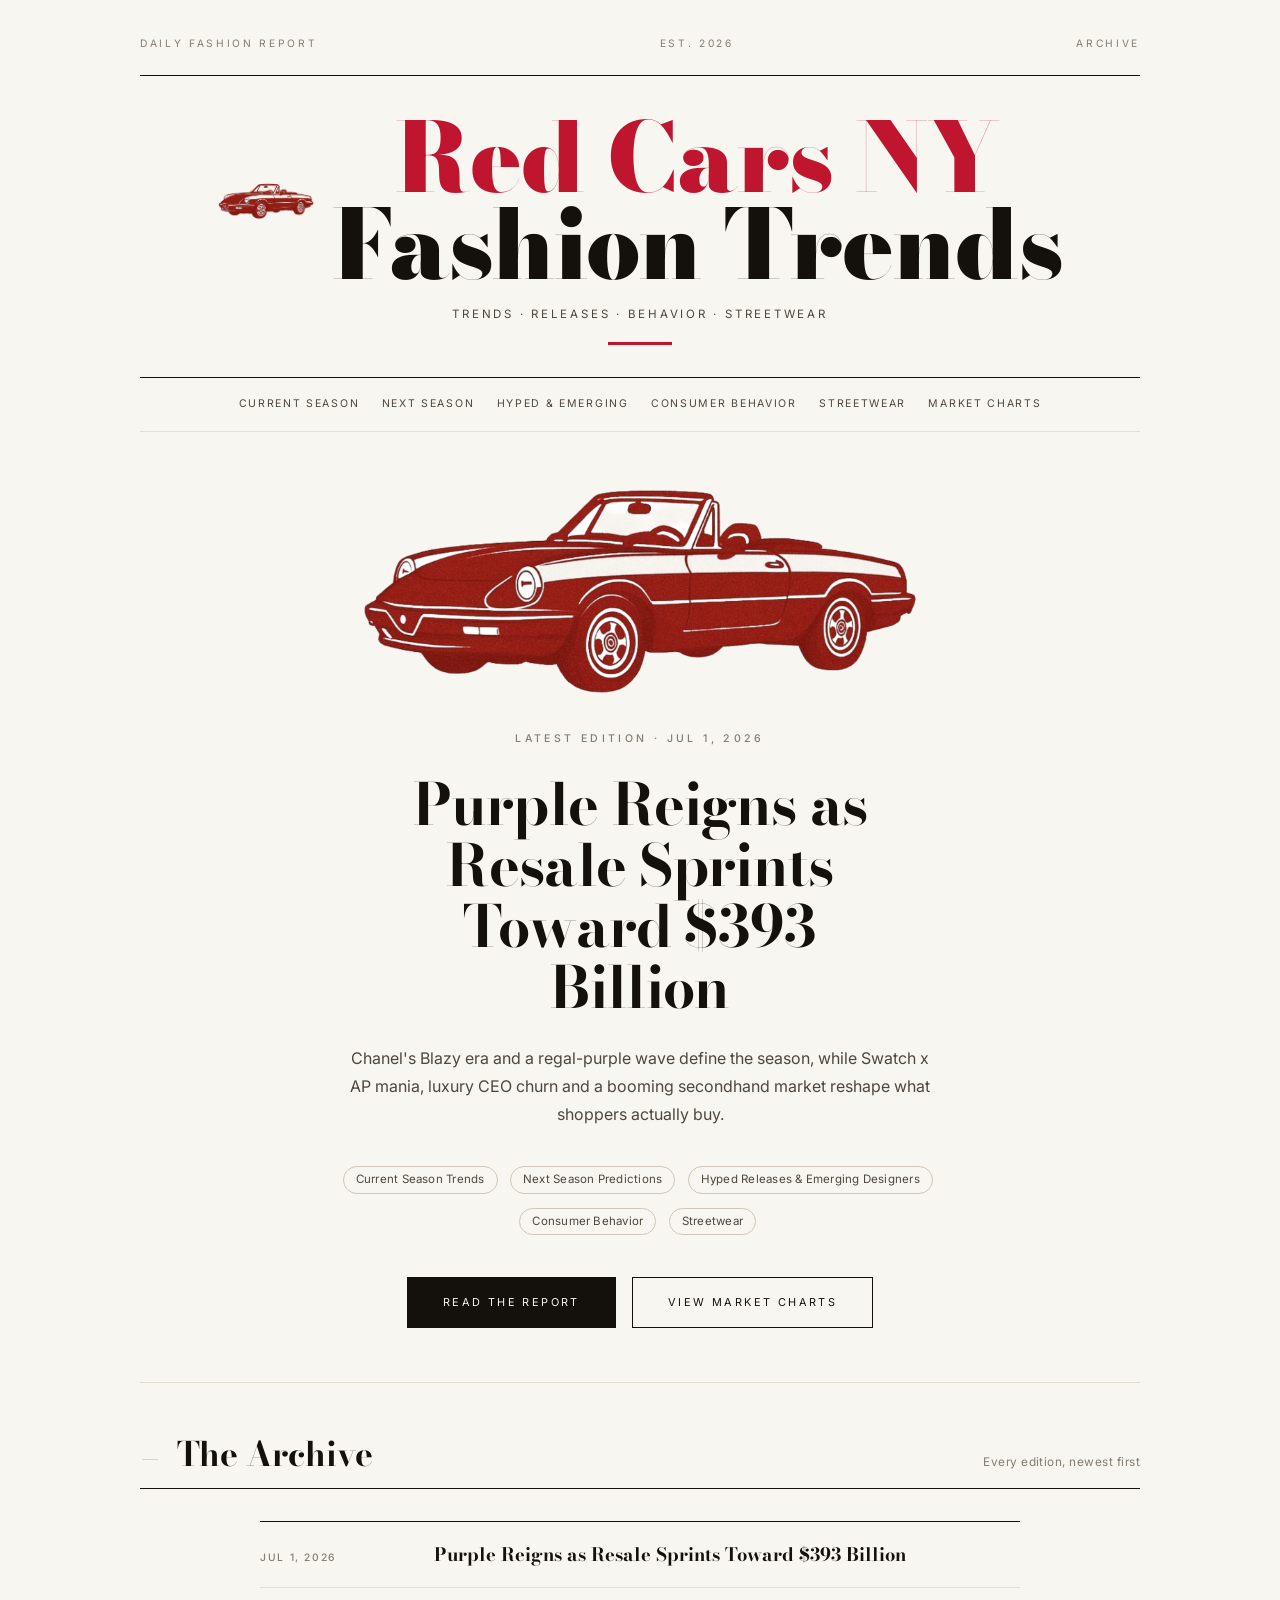
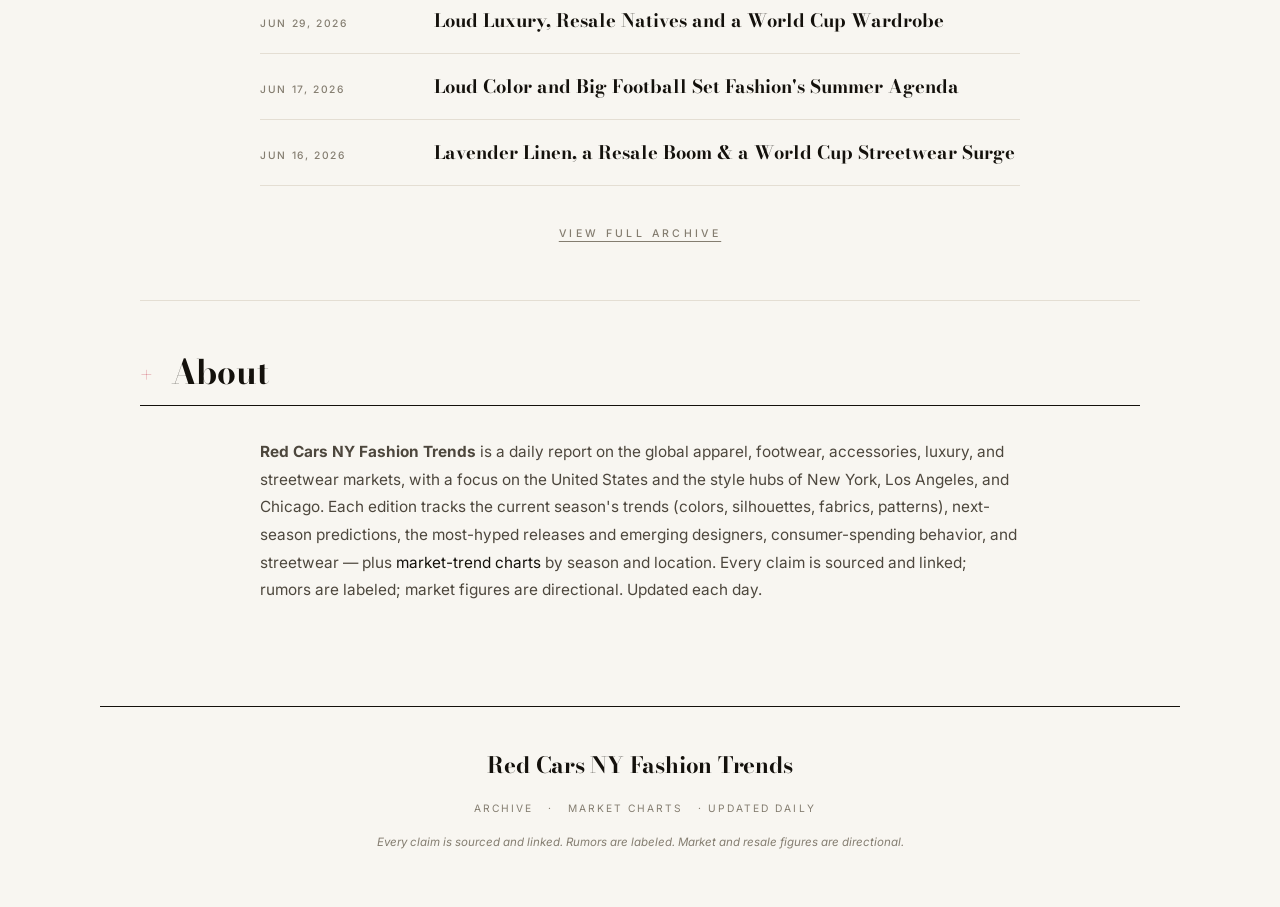
<file: docs/index.html>
<!DOCTYPE html>
<html lang="en">
<head>
  <meta charset="UTF-8" />
  <meta name="viewport" content="width=device-width, initial-scale=1.0" />
  <title>Red Cars NY Fashion Trends — Daily Report</title>
  <link rel="preconnect" href="https://fonts.googleapis.com" />
  <link rel="preconnect" href="https://fonts.gstatic.com" crossorigin />
  <link href="https://fonts.googleapis.com/css2?family=Bodoni+Moda:ital,opsz,wght@0,6..96,400;0,6..96,700;0,6..96,900;1,6..96,400;1,6..96,700&family=Jost:ital,wght@0,300;0,400;0,500;1,400&display=swap" rel="stylesheet" />
  <link rel="stylesheet" href="style.css" />
</head>
<body>

  <header class="site-head container">
    <div class="topline">
      <span>Daily Fashion Report</span>
      <span>Est. 2026</span>
      <span><a href="archive.html">Archive</a></span>
    </div>
    <div class="wordmark-block">
      <div class="brandmark">
        <img class="car-logo" src="assets/redcar.png" alt="Red Cars NY" />
        <h1 class="wordmark"><span class="red">Red Cars NY</span><br />Fashion Trends</h1>
      </div>
      <p class="tagline">Trends · Releases · Behavior · Streetwear</p>
      <div class="accent-rule"></div>
    </div>
    <nav class="mainnav">
      <a href="editions/2026-07-01.html#current">Current Season</a>
      <a href="editions/2026-07-01.html#next">Next Season</a>
      <a href="editions/2026-07-01.html#releases">Hyped &amp; Emerging</a>
      <a href="editions/2026-07-01.html#behavior">Consumer Behavior</a>
      <a href="editions/2026-07-01.html#streetwear">Streetwear</a>
      <a href="trends.html">Market Charts</a>
    </nav>
  </header>

  <main class="container">

    <section class="hero">
      <img class="hero-car" src="assets/redcar.png" alt="Red Cars NY" />
      <span class="kicker hero-kicker">Latest Edition · Jul 1, 2026</span>
      <h2 class="hero-title"><a href="editions/2026-07-01.html">Purple Reigns as Resale Sprints Toward $393 Billion</a></h2>
      <p class="hero-dek">Chanel's Blazy era and a regal-purple wave define the season, while Swatch x AP mania, luxury CEO churn and a booming secondhand market reshape what shoppers actually buy.</p>
      <div class="hero-covers">
        <span class="tag">Current Season Trends</span>
        <span class="tag">Next Season Predictions</span>
        <span class="tag">Hyped Releases &amp; Emerging Designers</span>
        <span class="tag">Consumer Behavior</span>
        <span class="tag">Streetwear</span>
      </div>
      <div class="btn-wrap">
        <a class="btn" href="editions/2026-07-01.html">Read the Report</a>
        &nbsp;&nbsp;
        <a class="btn" href="trends.html" style="background:transparent;color:var(--ink);">View Market Charts</a>
      </div>
    </section>

    <section class="section">
      <div class="section-head">
        <span class="section-num">&mdash;</span>
        <span class="section-title">The Archive</span>
        <span class="section-sub">Every edition, newest first</span>
      </div>
      <ul class="archive-list">
        <li class="archive-item">
          <span class="archive-date">Jul 1, 2026</span>
          <span class="archive-headline"><a href="editions/2026-07-01.html">Purple Reigns as Resale Sprints Toward $393 Billion</a></span>
        </li>
        <li class="archive-item">
          <span class="archive-date">Jun 29, 2026</span>
          <span class="archive-headline"><a href="editions/2026-06-29.html">Loud Luxury, Resale Natives and a World Cup Wardrobe</a></span>
        </li>
        <li class="archive-item">
          <span class="archive-date">Jun 17, 2026</span>
          <span class="archive-headline"><a href="editions/2026-06-17.html">Loud Color and Big Football Set Fashion's Summer Agenda</a></span>
        </li>
        <li class="archive-item">
          <span class="archive-date">Jun 16, 2026</span>
          <span class="archive-headline"><a href="editions/2026-06-16.html">Lavender Linen, a Resale Boom & a World Cup Streetwear Surge</a></span>
        </li>
      </ul>
      <p style="text-align:center; margin-top:2rem;">
        <a class="kicker" href="archive.html" style="text-decoration:underline; text-underline-offset:4px;">View Full Archive</a>
      </p>
    </section>

    <section class="section" style="border-bottom:none;">
      <div class="section-head">
        <span class="section-num">&plus;</span>
        <span class="section-title">About</span>
      </div>
      <p class="about">
        <strong>Red Cars NY Fashion Trends</strong> is a daily report on the global apparel, footwear, accessories, luxury,
        and streetwear markets, with a focus on the United States and the style hubs of New York, Los Angeles,
        and Chicago. Each edition tracks the current season's trends (colors, silhouettes, fabrics, patterns),
        next-season predictions, the most-hyped releases and emerging designers, consumer-spending behavior, and
        streetwear — plus <a href="trends.html">market-trend charts</a> by season and location. Every claim is
        sourced and linked; rumors are labeled; market figures are directional. Updated each day.
      </p>
    </section>

  </main>

  <footer class="site-foot container">
    <div class="foot-mark">Red Cars NY Fashion Trends</div>
    <div class="foot-links">
      <a href="archive.html">Archive</a> · <a href="trends.html">Market Charts</a> · Updated Daily
    </div>
    <p class="foot-note">Every claim is sourced and linked. Rumors are labeled. Market and resale figures are directional.</p>
  </footer>

</body>
</html>
</file>
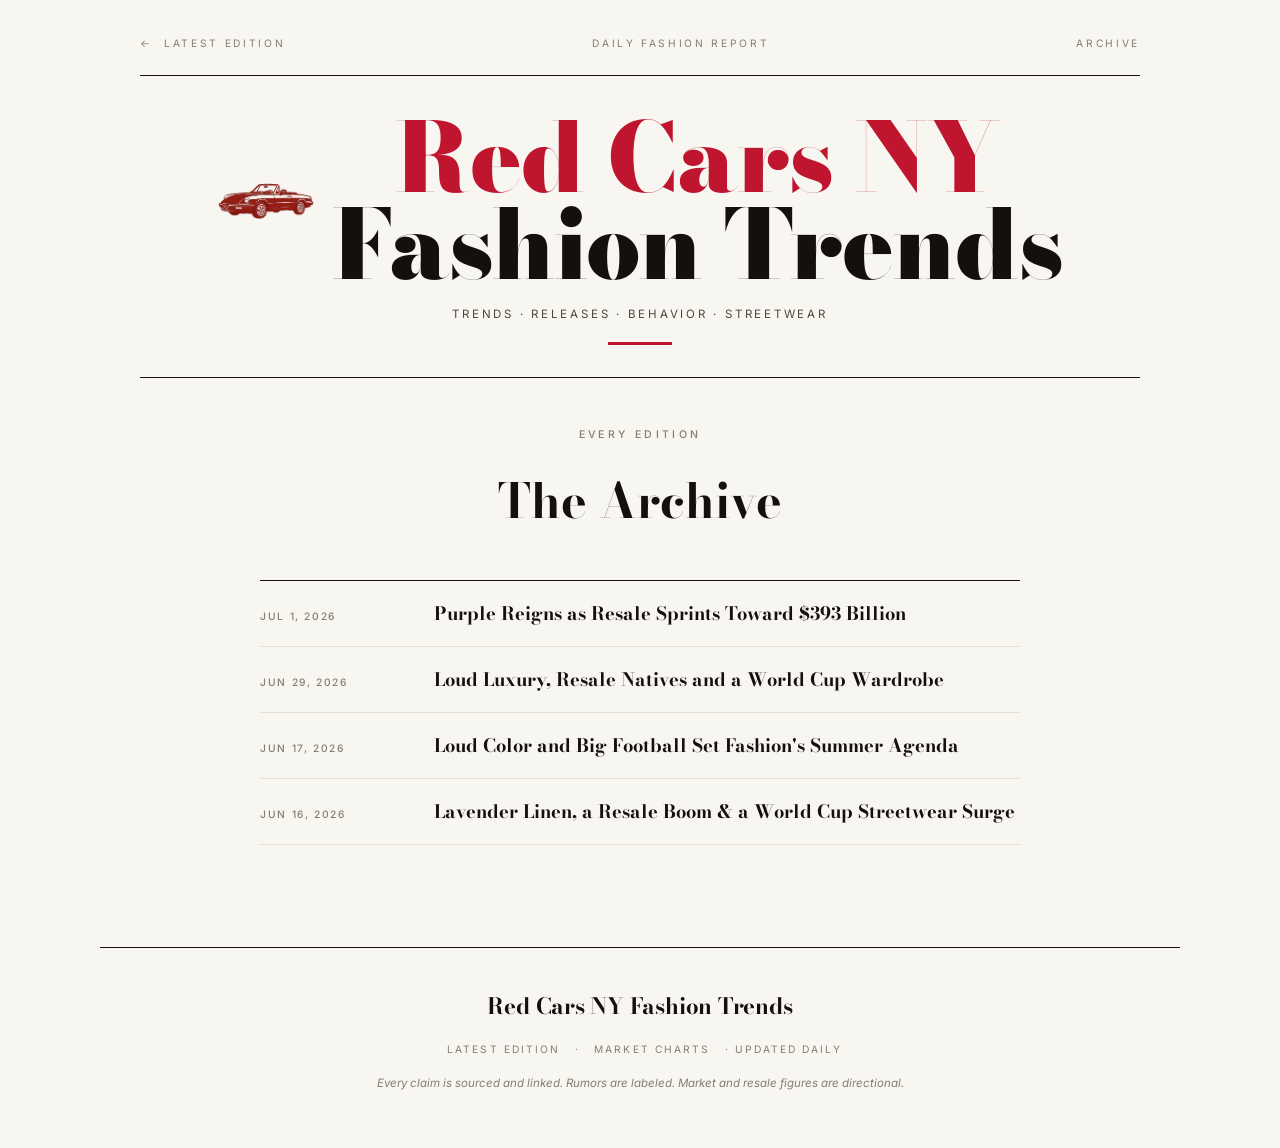
<file: docs/archive.html>
<!DOCTYPE html>
<html lang="en">
<head>
  <meta charset="UTF-8" />
  <meta name="viewport" content="width=device-width, initial-scale=1.0" />
  <title>Archive — Red Cars NY Fashion Trends</title>
  <link rel="preconnect" href="https://fonts.googleapis.com" />
  <link rel="preconnect" href="https://fonts.gstatic.com" crossorigin />
  <link href="https://fonts.googleapis.com/css2?family=Bodoni+Moda:ital,opsz,wght@0,6..96,400;0,6..96,700;0,6..96,900;1,6..96,400;1,6..96,700&family=Jost:ital,wght@0,300;0,400;0,500;1,400&display=swap" rel="stylesheet" />
  <link rel="stylesheet" href="style.css" />
</head>
<body>

  <header class="site-head container">
    <div class="topline">
      <span><a href="index.html">&larr;&nbsp;&nbsp;Latest Edition</a></span>
      <span>Daily Fashion Report</span>
      <span>Archive</span>
    </div>
    <div class="wordmark-block">
      <div class="brandmark">
        <img class="car-logo" src="assets/redcar.png" alt="Red Cars NY" />
        <h1 class="wordmark"><span class="red">Red Cars NY</span><br />Fashion Trends</h1>
      </div>
      <p class="tagline">Trends · Releases · Behavior · Streetwear</p>
      <div class="accent-rule"></div>
    </div>
  </header>

  <main class="container">
    <div class="page-head">
      <span class="kicker">Every Edition</span>
      <h1>The Archive</h1>
    </div>
    <section class="section" style="border-bottom:none; padding-top:0;">
      <ul class="archive-list">
        <li class="archive-item">
          <span class="archive-date">Jul 1, 2026</span>
          <span class="archive-headline"><a href="editions/2026-07-01.html">Purple Reigns as Resale Sprints Toward $393 Billion</a></span>
        </li>
        <li class="archive-item">
          <span class="archive-date">Jun 29, 2026</span>
          <span class="archive-headline"><a href="editions/2026-06-29.html">Loud Luxury, Resale Natives and a World Cup Wardrobe</a></span>
        </li>
        <li class="archive-item">
          <span class="archive-date">Jun 17, 2026</span>
          <span class="archive-headline"><a href="editions/2026-06-17.html">Loud Color and Big Football Set Fashion's Summer Agenda</a></span>
        </li>
        <li class="archive-item">
          <span class="archive-date">Jun 16, 2026</span>
          <span class="archive-headline"><a href="editions/2026-06-16.html">Lavender Linen, a Resale Boom & a World Cup Streetwear Surge</a></span>
        </li>
      </ul>
    </section>
  </main>

  <footer class="site-foot container">
    <div class="foot-mark">Red Cars NY Fashion Trends</div>
    <div class="foot-links">
      <a href="index.html">Latest Edition</a> · <a href="trends.html">Market Charts</a> · Updated Daily
    </div>
    <p class="foot-note">Every claim is sourced and linked. Rumors are labeled. Market and resale figures are directional.</p>
  </footer>

</body>
</html>
</file>
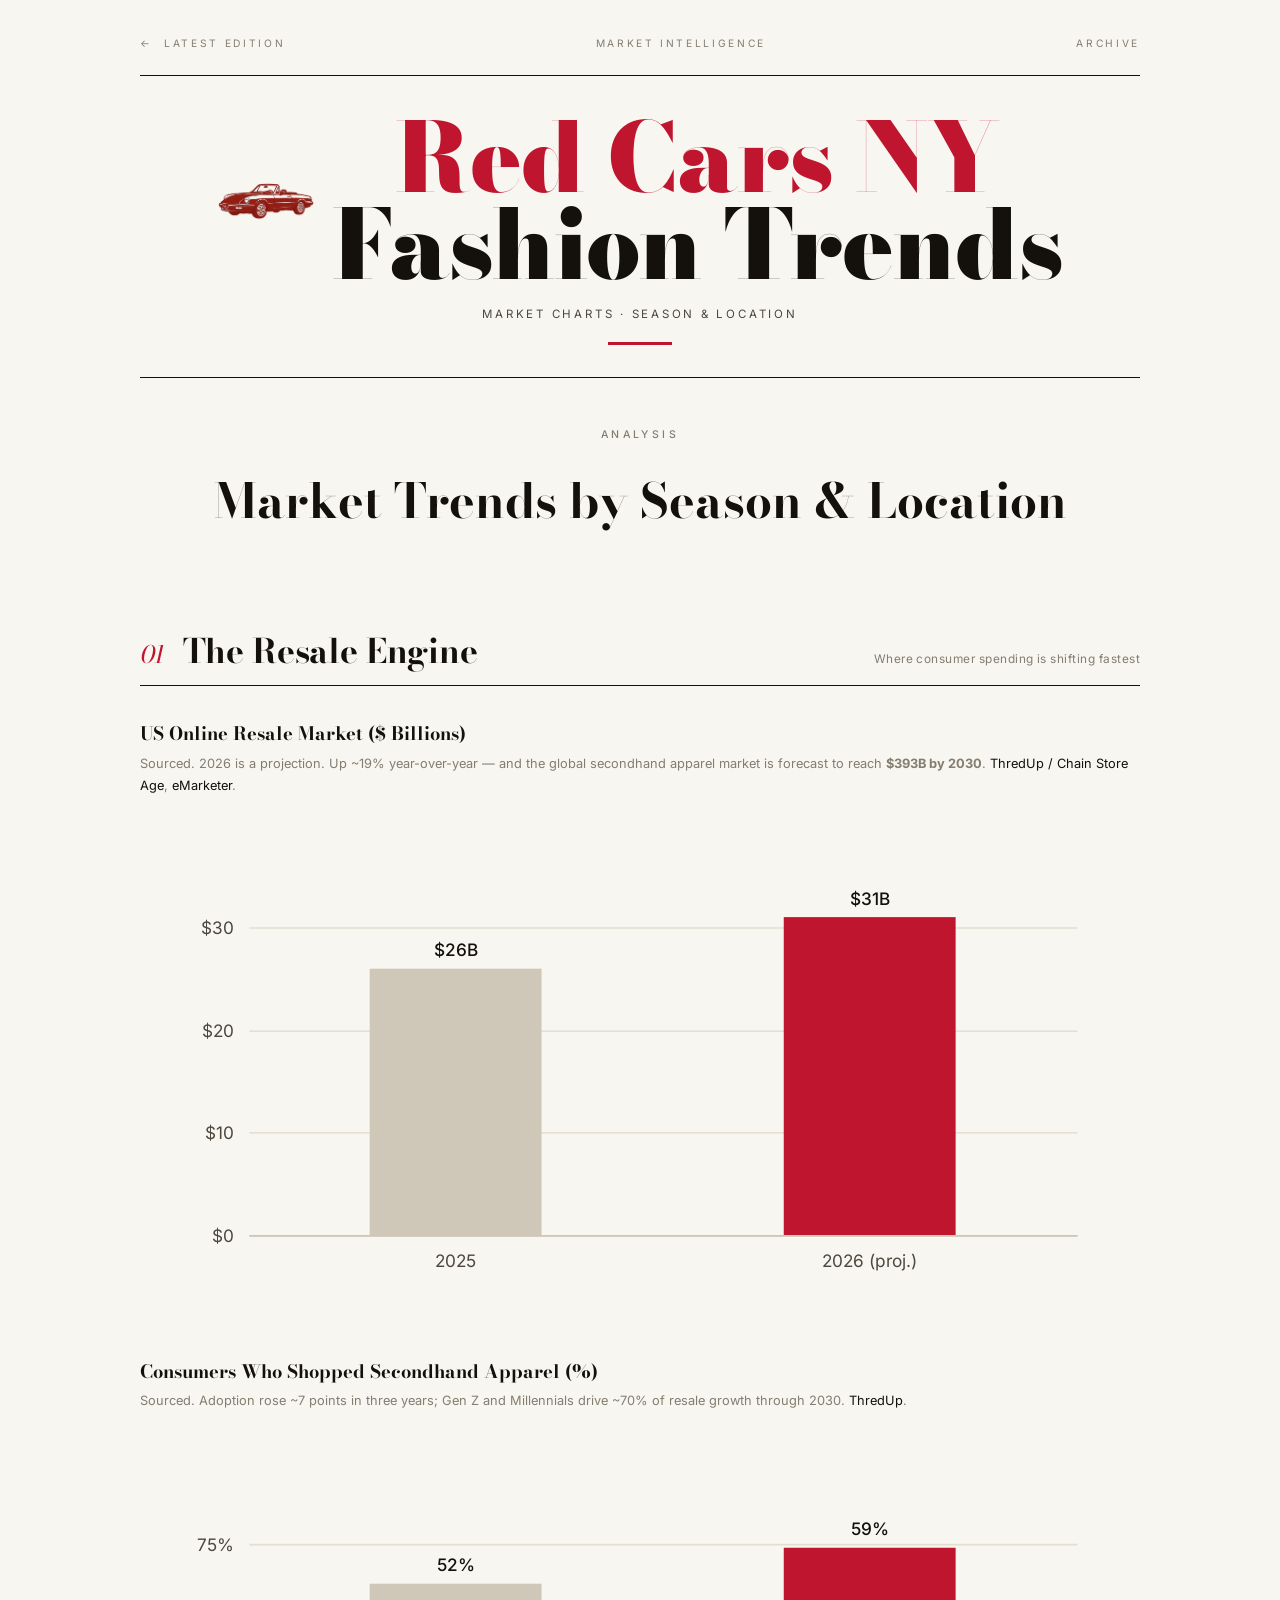
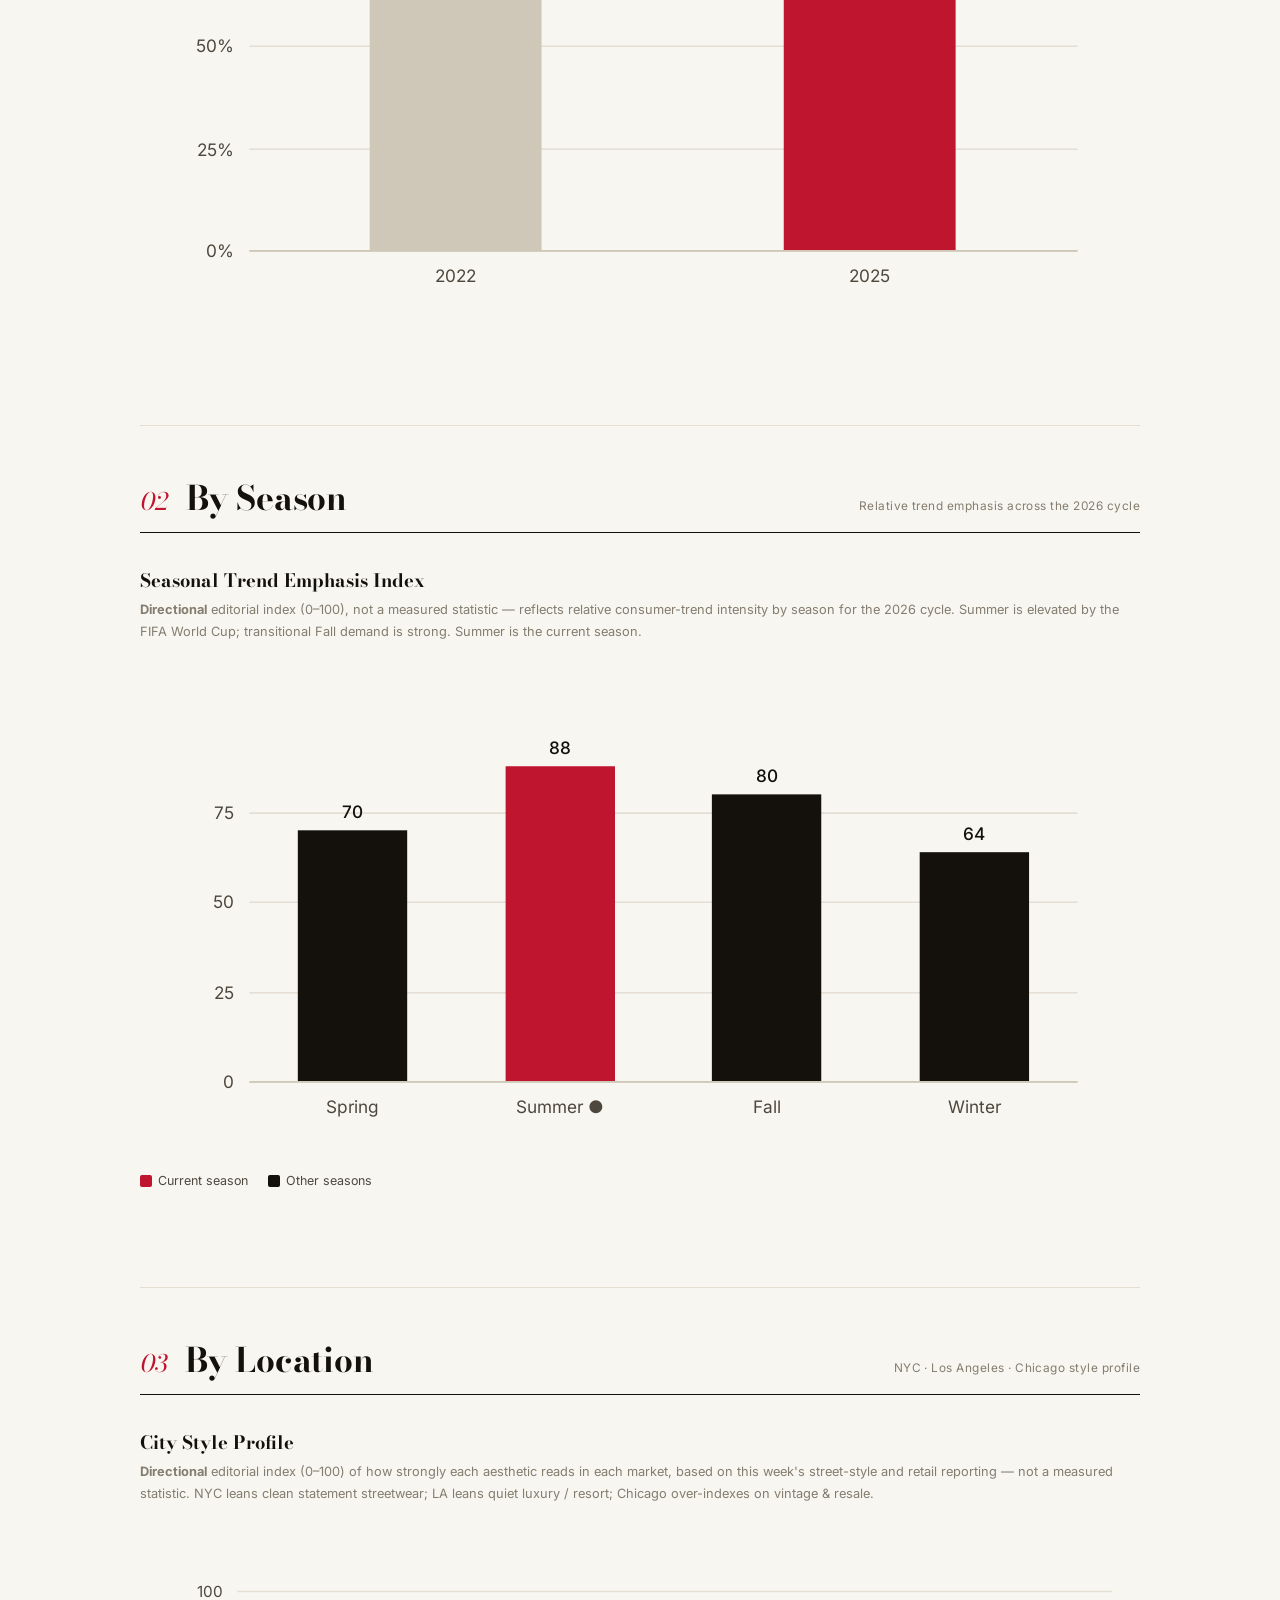
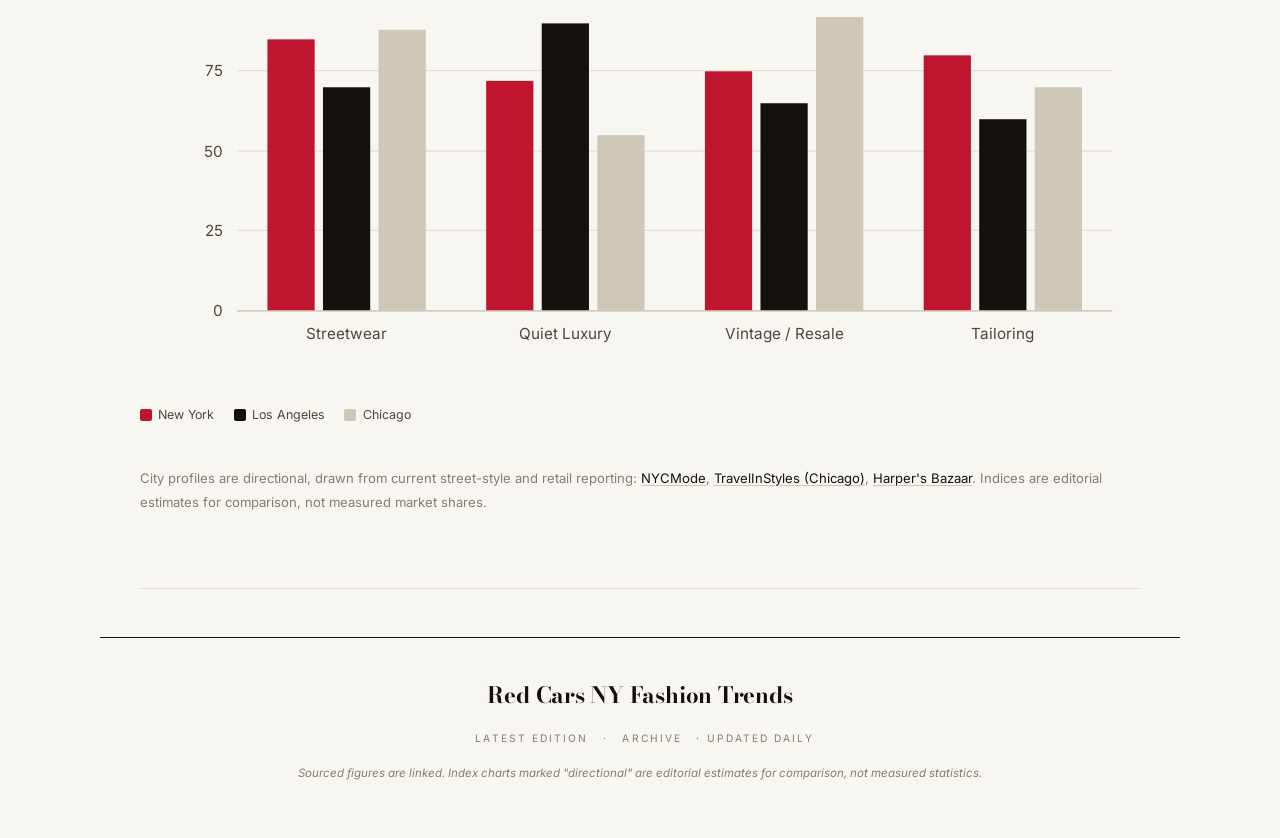
<file: docs/trends.html>
<!DOCTYPE html>
<html lang="en">
<head>
  <meta charset="UTF-8" />
  <meta name="viewport" content="width=device-width, initial-scale=1.0" />
  <title>Market Charts — Red Cars NY Fashion Trends</title>
  <link rel="preconnect" href="https://fonts.googleapis.com" />
  <link rel="preconnect" href="https://fonts.gstatic.com" crossorigin />
  <link href="https://fonts.googleapis.com/css2?family=Bodoni+Moda:ital,opsz,wght@0,6..96,400;0,6..96,700;0,6..96,900;1,6..96,400;1,6..96,700&family=Jost:ital,wght@0,300;0,400;0,500;1,400&display=swap" rel="stylesheet" />
  <link rel="stylesheet" href="style.css" />
</head>
<body>

  <header class="site-head container">
    <div class="topline">
      <span><a href="index.html">&larr;&nbsp;&nbsp;Latest Edition</a></span>
      <span>Market Intelligence</span>
      <span><a href="archive.html">Archive</a></span>
    </div>
    <div class="wordmark-block">
      <div class="brandmark">
        <img class="car-logo" src="assets/redcar.png" alt="Red Cars NY" />
        <h1 class="wordmark"><span class="red">Red Cars NY</span><br />Fashion Trends</h1>
      </div>
      <p class="tagline">Market Charts · Season &amp; Location</p>
      <div class="accent-rule"></div>
    </div>
  </header>

  <main class="container">

    <div class="page-head">
      <span class="kicker">Analysis</span>
      <h1>Market Trends by Season &amp; Location</h1>
    </div>

    <section class="section">
      <div class="section-head">
        <span class="section-num">01</span>
        <span class="section-title">The Resale Engine</span>
        <span class="section-sub">Where consumer spending is shifting fastest</span>
      </div>

      <!-- CHART 1: US online resale market -->
      <div class="chart-block">
        <p class="chart-title">US Online Resale Market ($ Billions)</p>
        <p class="chart-note">Sourced. 2026 is a projection. Up ~19% year-over-year — and the global secondhand apparel market is forecast to reach <strong>$393B by 2030</strong>. <a href="https://chainstoreage.com/thredup-us-resale-apparel-hit-788m-2030-10-most-shopped-resale-brands">ThredUp / Chain Store Age</a>, <a href="https://www.emarketer.com/content/resale-share-of-fashion-spending-continues-grow">eMarketer</a>.</p>
        <svg class="chart-svg" viewBox="0 0 640 320" role="img" aria-label="US online resale market: $26B in 2025, $31B projected in 2026">
          <!-- gridlines -->
          <line class="chart-grid" x1="70" y1="270" x2="600" y2="270"/>
          <line class="chart-grid" x1="70" y1="204" x2="600" y2="204"/>
          <line class="chart-grid" x1="70" y1="139" x2="600" y2="139"/>
          <line class="chart-grid" x1="70" y1="73" x2="600" y2="73"/>
          <text class="chart-label" x="60" y="274" text-anchor="end">$0</text>
          <text class="chart-label" x="60" y="208" text-anchor="end">$10</text>
          <text class="chart-label" x="60" y="143" text-anchor="end">$20</text>
          <text class="chart-label" x="60" y="77" text-anchor="end">$30</text>
          <!-- bars -->
          <rect class="chart-bar mute" x="147" y="99" width="110" height="171"/>
          <text class="chart-value" x="202" y="91" text-anchor="middle">$26B</text>
          <text class="chart-label" x="202" y="290" text-anchor="middle">2025</text>
          <rect class="chart-bar" x="412" y="66" width="110" height="204"/>
          <text class="chart-value" x="467" y="58" text-anchor="middle">$31B</text>
          <text class="chart-label" x="467" y="290" text-anchor="middle">2026 (proj.)</text>
          <line class="chart-axis" x1="70" y1="270" x2="600" y2="270"/>
        </svg>
      </div>

      <!-- CHART 2: secondhand adoption -->
      <div class="chart-block">
        <p class="chart-title">Consumers Who Shopped Secondhand Apparel (%)</p>
        <p class="chart-note">Sourced. Adoption rose ~7 points in three years; Gen Z and Millennials drive ~70% of resale growth through 2030. <a href="https://chainstoreage.com/thredup-us-resale-apparel-hit-788m-2030-10-most-shopped-resale-brands">ThredUp</a>.</p>
        <svg class="chart-svg" viewBox="0 0 640 320" role="img" aria-label="Secondhand adoption: 52% in 2022 rising to 59% in 2025">
          <line class="chart-grid" x1="70" y1="270" x2="600" y2="270"/>
          <line class="chart-grid" x1="70" y1="205" x2="600" y2="205"/>
          <line class="chart-grid" x1="70" y1="139" x2="600" y2="139"/>
          <line class="chart-grid" x1="70" y1="74" x2="600" y2="74"/>
          <text class="chart-label" x="60" y="274" text-anchor="end">0%</text>
          <text class="chart-label" x="60" y="209" text-anchor="end">25%</text>
          <text class="chart-label" x="60" y="143" text-anchor="end">50%</text>
          <text class="chart-label" x="60" y="78" text-anchor="end">75%</text>
          <rect class="chart-bar mute" x="147" y="99" width="110" height="171"/>
          <text class="chart-value" x="202" y="91" text-anchor="middle">52%</text>
          <text class="chart-label" x="202" y="290" text-anchor="middle">2022</text>
          <rect class="chart-bar" x="412" y="76" width="110" height="194"/>
          <text class="chart-value" x="467" y="68" text-anchor="middle">59%</text>
          <text class="chart-label" x="467" y="290" text-anchor="middle">2025</text>
          <line class="chart-axis" x1="70" y1="270" x2="600" y2="270"/>
        </svg>
      </div>
    </section>

    <section class="section">
      <div class="section-head">
        <span class="section-num">02</span>
        <span class="section-title">By Season</span>
        <span class="section-sub">Relative trend emphasis across the 2026 cycle</span>
      </div>

      <!-- CHART 3: seasonal emphasis -->
      <div class="chart-block">
        <p class="chart-title">Seasonal Trend Emphasis Index</p>
        <p class="chart-note"><strong>Directional</strong> editorial index (0–100), not a measured statistic — reflects relative consumer-trend intensity by season for the 2026 cycle. Summer is elevated by the FIFA World Cup; transitional Fall demand is strong. Summer is the current season.</p>
        <svg class="chart-svg" viewBox="0 0 640 320" role="img" aria-label="Seasonal trend emphasis: Spring 70, Summer 88, Fall 80, Winter 64">
          <line class="chart-grid" x1="70" y1="270" x2="600" y2="270"/>
          <line class="chart-grid" x1="70" y1="213" x2="600" y2="213"/>
          <line class="chart-grid" x1="70" y1="155" x2="600" y2="155"/>
          <line class="chart-grid" x1="70" y1="98" x2="600" y2="98"/>
          <text class="chart-label" x="60" y="274" text-anchor="end">0</text>
          <text class="chart-label" x="60" y="217" text-anchor="end">25</text>
          <text class="chart-label" x="60" y="159" text-anchor="end">50</text>
          <text class="chart-label" x="60" y="102" text-anchor="end">75</text>
          <!-- Spring -->
          <rect class="chart-bar alt" x="101" y="109" width="70" height="161"/>
          <text class="chart-value" x="136" y="101" text-anchor="middle">70</text>
          <text class="chart-label" x="136" y="290" text-anchor="middle">Spring</text>
          <!-- Summer (current) -->
          <rect class="chart-bar" x="234" y="68" width="70" height="202"/>
          <text class="chart-value" x="269" y="60" text-anchor="middle">88</text>
          <text class="chart-label" x="269" y="290" text-anchor="middle">Summer ●</text>
          <!-- Fall -->
          <rect class="chart-bar alt" x="366" y="86" width="70" height="184"/>
          <text class="chart-value" x="401" y="78" text-anchor="middle">80</text>
          <text class="chart-label" x="401" y="290" text-anchor="middle">Fall</text>
          <!-- Winter -->
          <rect class="chart-bar alt" x="499" y="123" width="70" height="147"/>
          <text class="chart-value" x="534" y="115" text-anchor="middle">64</text>
          <text class="chart-label" x="534" y="290" text-anchor="middle">Winter</text>
          <line class="chart-axis" x1="70" y1="270" x2="600" y2="270"/>
        </svg>
        <div class="legend">
          <span><i class="c-accent"></i> Current season</span>
          <span><i class="c-ink"></i> Other seasons</span>
        </div>
      </div>
    </section>

    <section class="section">
      <div class="section-head">
        <span class="section-num">03</span>
        <span class="section-title">By Location</span>
        <span class="section-sub">NYC · Los Angeles · Chicago style profile</span>
      </div>

      <!-- CHART 4: city comparison -->
      <div class="chart-block">
        <p class="chart-title">City Style Profile</p>
        <p class="chart-note"><strong>Directional</strong> editorial index (0–100) of how strongly each aesthetic reads in each market, based on this week's street-style and retail reporting — not a measured statistic. NYC leans clean statement streetwear; LA leans quiet luxury / resort; Chicago over-indexes on vintage &amp; resale.</p>
        <svg class="chart-svg" viewBox="0 0 720 340" role="img" aria-label="City style profile comparing NYC, LA and Chicago across streetwear, quiet luxury, vintage/resale and tailoring">
          <!-- gridlines -->
          <line class="chart-grid" x1="70" y1="280" x2="700" y2="280"/>
          <line class="chart-grid" x1="70" y1="222" x2="700" y2="222"/>
          <line class="chart-grid" x1="70" y1="165" x2="700" y2="165"/>
          <line class="chart-grid" x1="70" y1="107" x2="700" y2="107"/>
          <line class="chart-grid" x1="70" y1="50" x2="700" y2="50"/>
          <text class="chart-label" x="60" y="284" text-anchor="end">0</text>
          <text class="chart-label" x="60" y="226" text-anchor="end">25</text>
          <text class="chart-label" x="60" y="169" text-anchor="end">50</text>
          <text class="chart-label" x="60" y="111" text-anchor="end">75</text>
          <text class="chart-label" x="60" y="54" text-anchor="end">100</text>

          <!-- Streetwear -->
          <rect class="chart-bar"      x="91.75"  y="84.5"  width="34" height="195.5"/>
          <rect class="chart-bar alt"  x="131.75" y="119"   width="34" height="161"/>
          <rect class="chart-bar mute" x="171.75" y="77.6"  width="34" height="202.4"/>
          <text class="chart-label" x="148.75" y="300" text-anchor="middle">Streetwear</text>

          <!-- Quiet Luxury -->
          <rect class="chart-bar"      x="249.25" y="114.4" width="34" height="165.6"/>
          <rect class="chart-bar alt"  x="289.25" y="73"    width="34" height="207"/>
          <rect class="chart-bar mute" x="329.25" y="153.5" width="34" height="126.5"/>
          <text class="chart-label" x="306.25" y="300" text-anchor="middle">Quiet Luxury</text>

          <!-- Vintage / Resale -->
          <rect class="chart-bar"      x="406.75" y="107.5" width="34" height="172.5"/>
          <rect class="chart-bar alt"  x="446.75" y="130.5" width="34" height="149.5"/>
          <rect class="chart-bar mute" x="486.75" y="68.4"  width="34" height="211.6"/>
          <text class="chart-label" x="463.75" y="300" text-anchor="middle">Vintage / Resale</text>

          <!-- Tailoring -->
          <rect class="chart-bar"      x="564.25" y="96"  width="34" height="184"/>
          <rect class="chart-bar alt"  x="604.25" y="142" width="34" height="138"/>
          <rect class="chart-bar mute" x="644.25" y="119" width="34" height="161"/>
          <text class="chart-label" x="621.25" y="300" text-anchor="middle">Tailoring</text>

          <line class="chart-axis" x1="70" y1="280" x2="700" y2="280"/>
        </svg>
        <div class="legend">
          <span><i class="c-accent"></i> New York</span>
          <span><i class="c-ink"></i> Los Angeles</span>
          <span><i class="c-mute"></i> Chicago</span>
        </div>
      </div>

      <p class="prose" style="font-size:0.82rem; color:var(--ink-faint); max-width:none;">
        City profiles are directional, drawn from current street-style and retail reporting:
        <a href="https://www.nycmode.com/blogs/style/nyc-streetwear-style-guide-outfits-trends-2026">NYCMode</a>,
        <a href="https://travelinstyles.com/chicago-street-style-guide/">TravelInStyles (Chicago)</a>,
        <a href="https://www.harpersbazaar.in/amp/fashion/story/junes-hottest-fashion-drops-luxury-launches-and-collaborations-to-know-right-now-1405909-2026-06-11">Harper's Bazaar</a>.
        Indices are editorial estimates for comparison, not measured market shares.
      </p>
    </section>

  </main>

  <footer class="site-foot container">
    <div class="foot-mark">Red Cars NY Fashion Trends</div>
    <div class="foot-links">
      <a href="index.html">Latest Edition</a> · <a href="archive.html">Archive</a> · Updated Daily
    </div>
    <p class="foot-note">Sourced figures are linked. Index charts marked "directional" are editorial estimates for comparison, not measured statistics.</p>
  </footer>

</body>
</html>
</file>
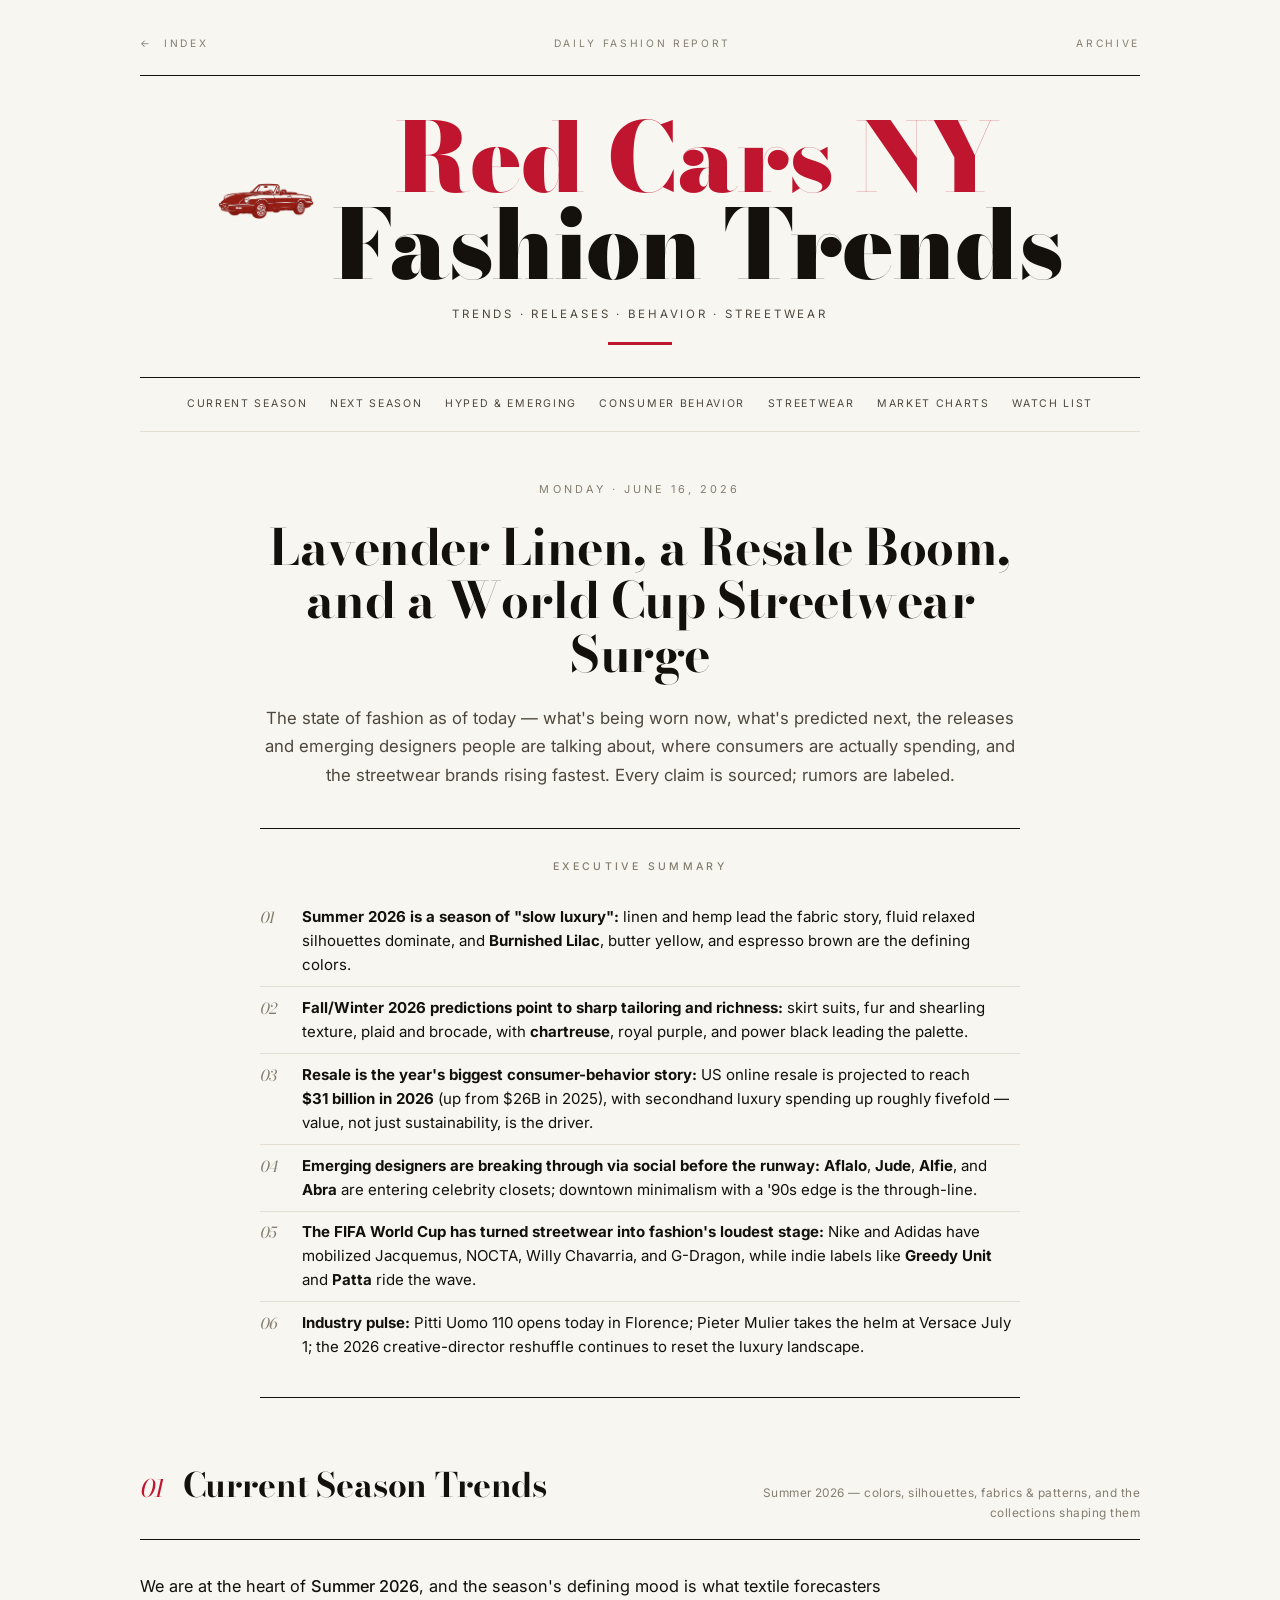
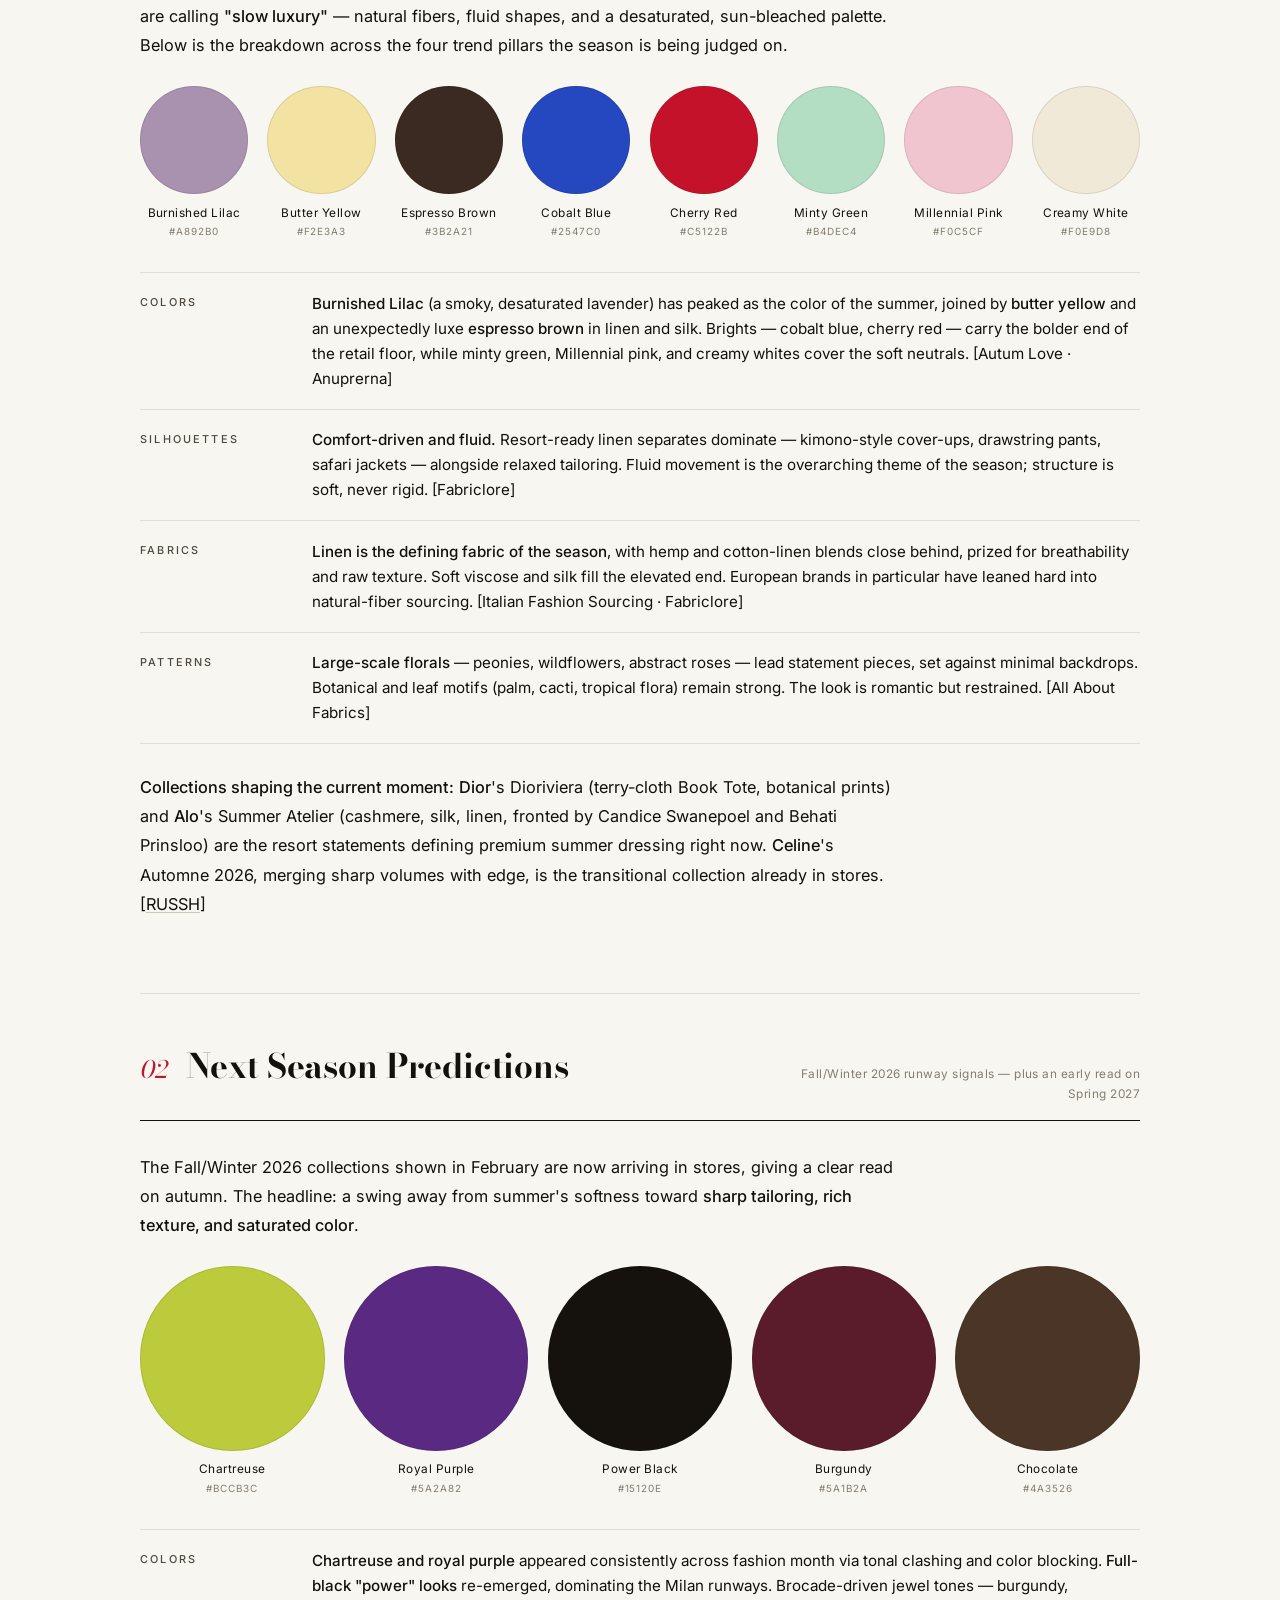
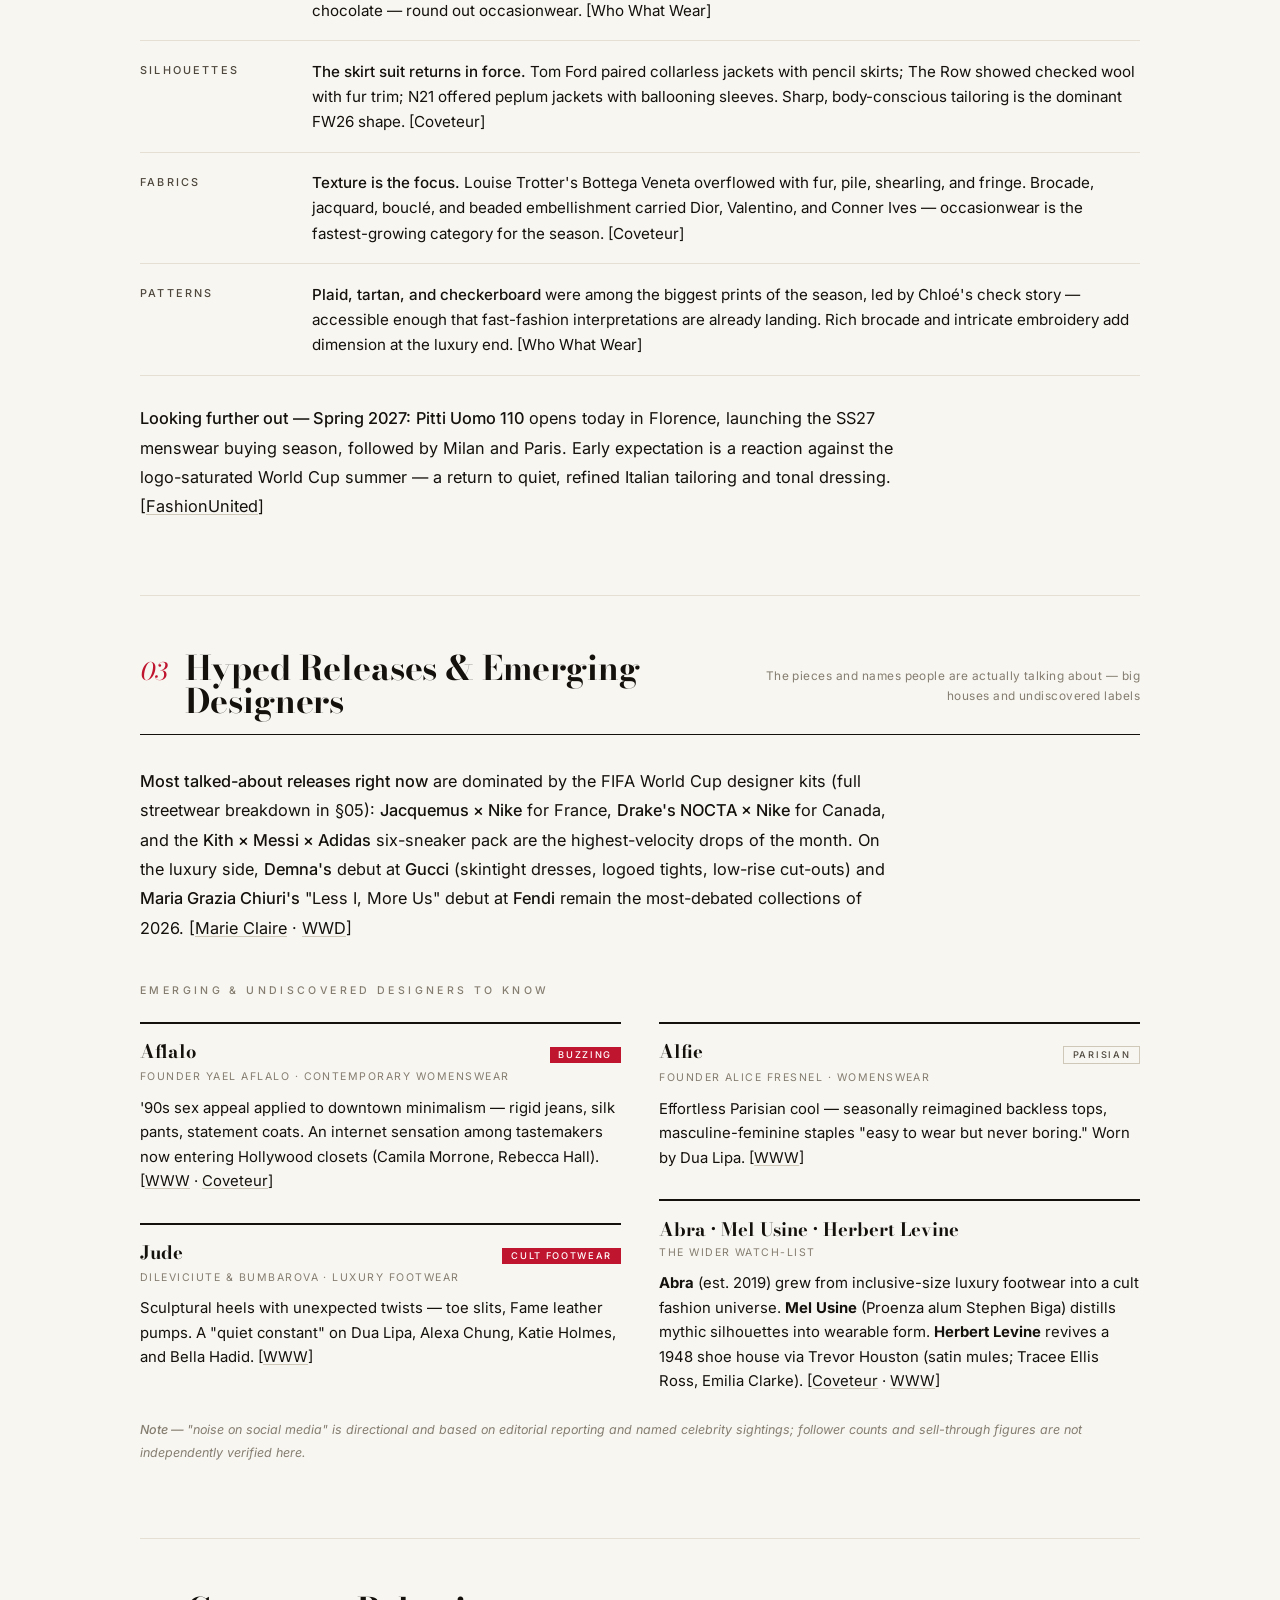
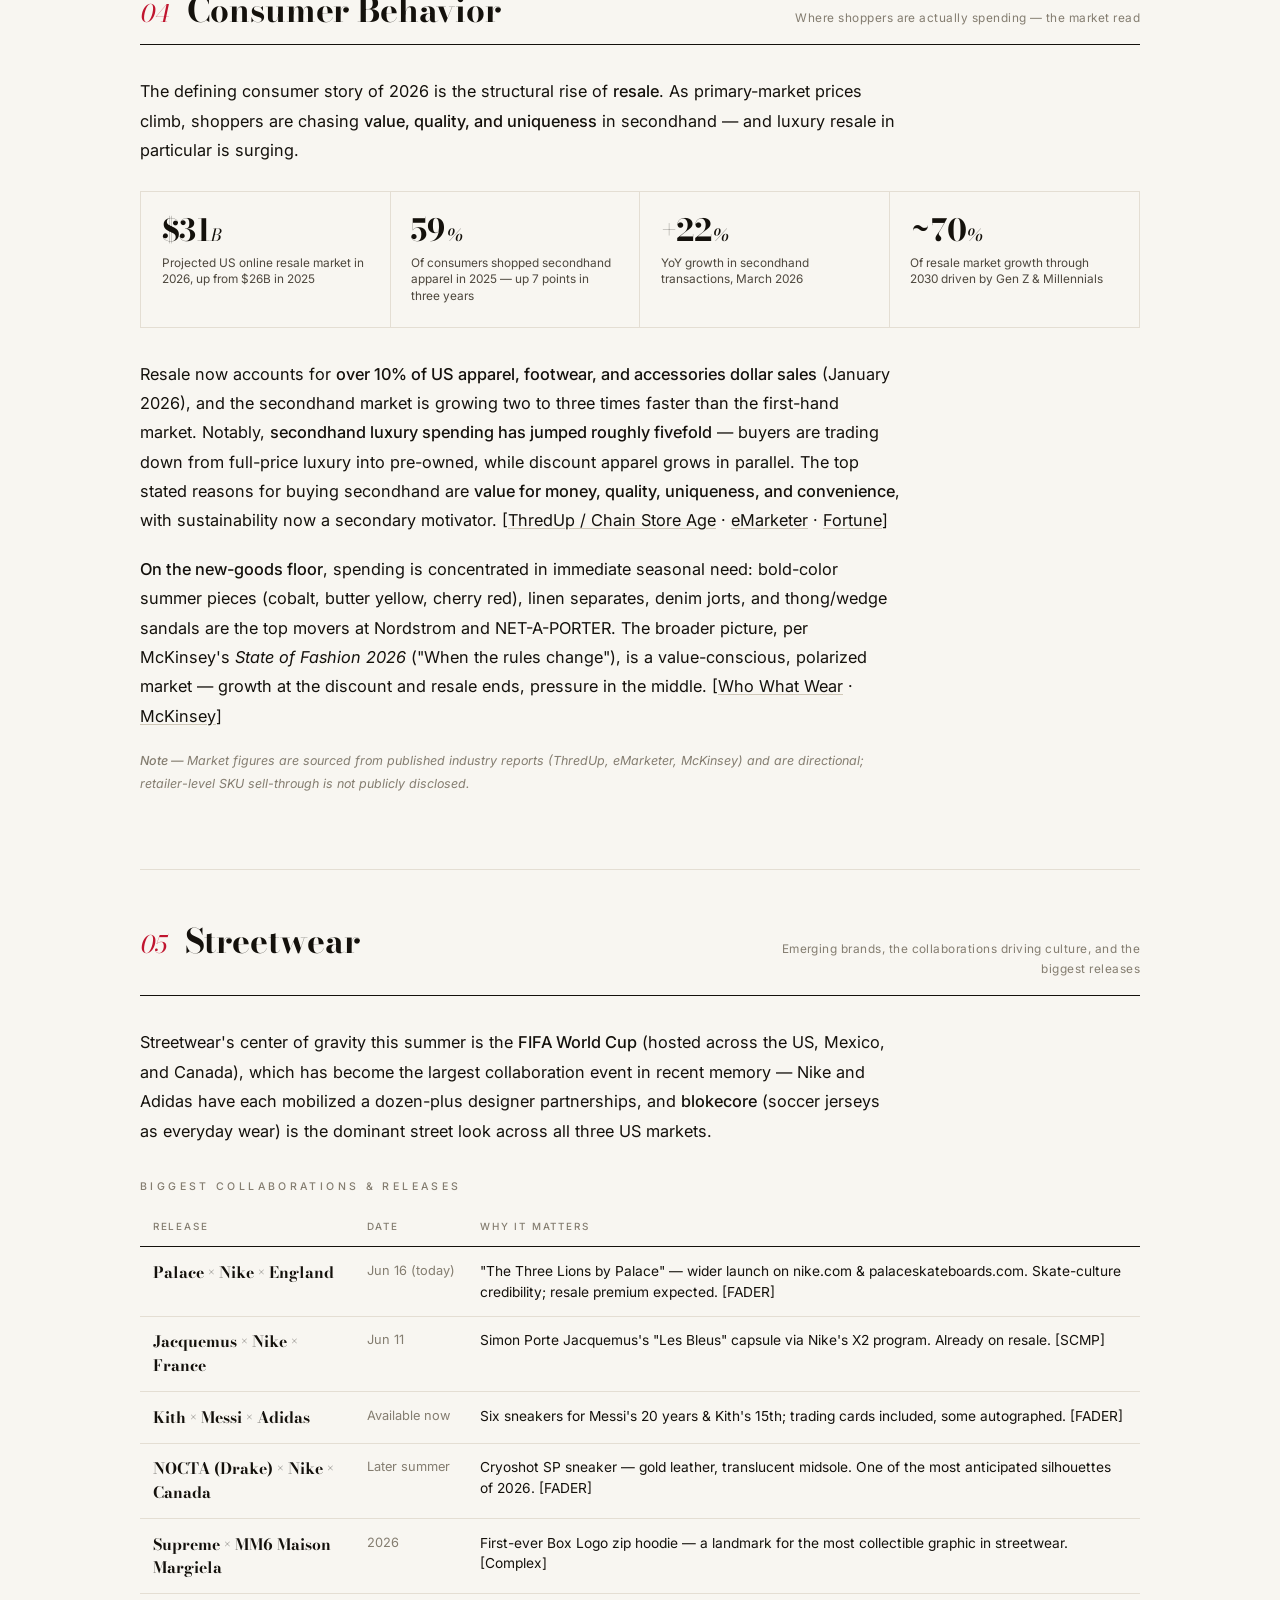
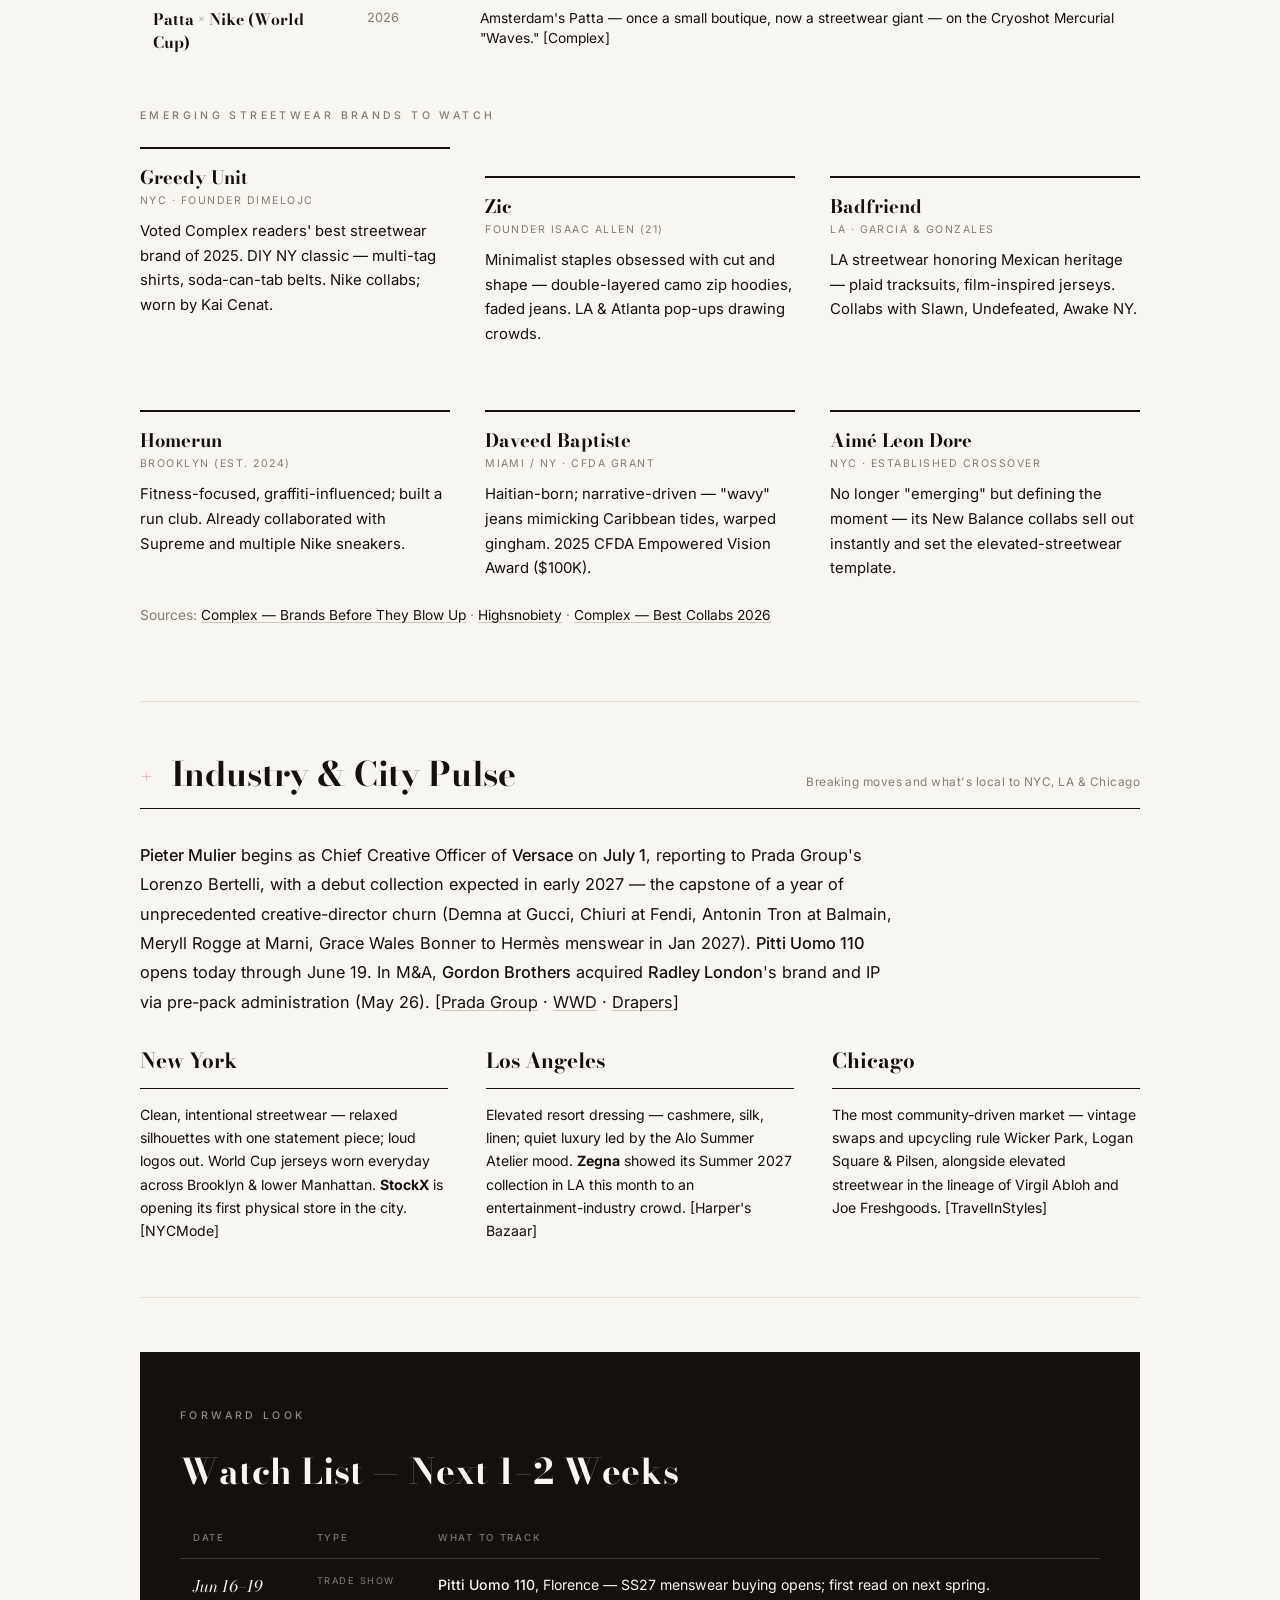
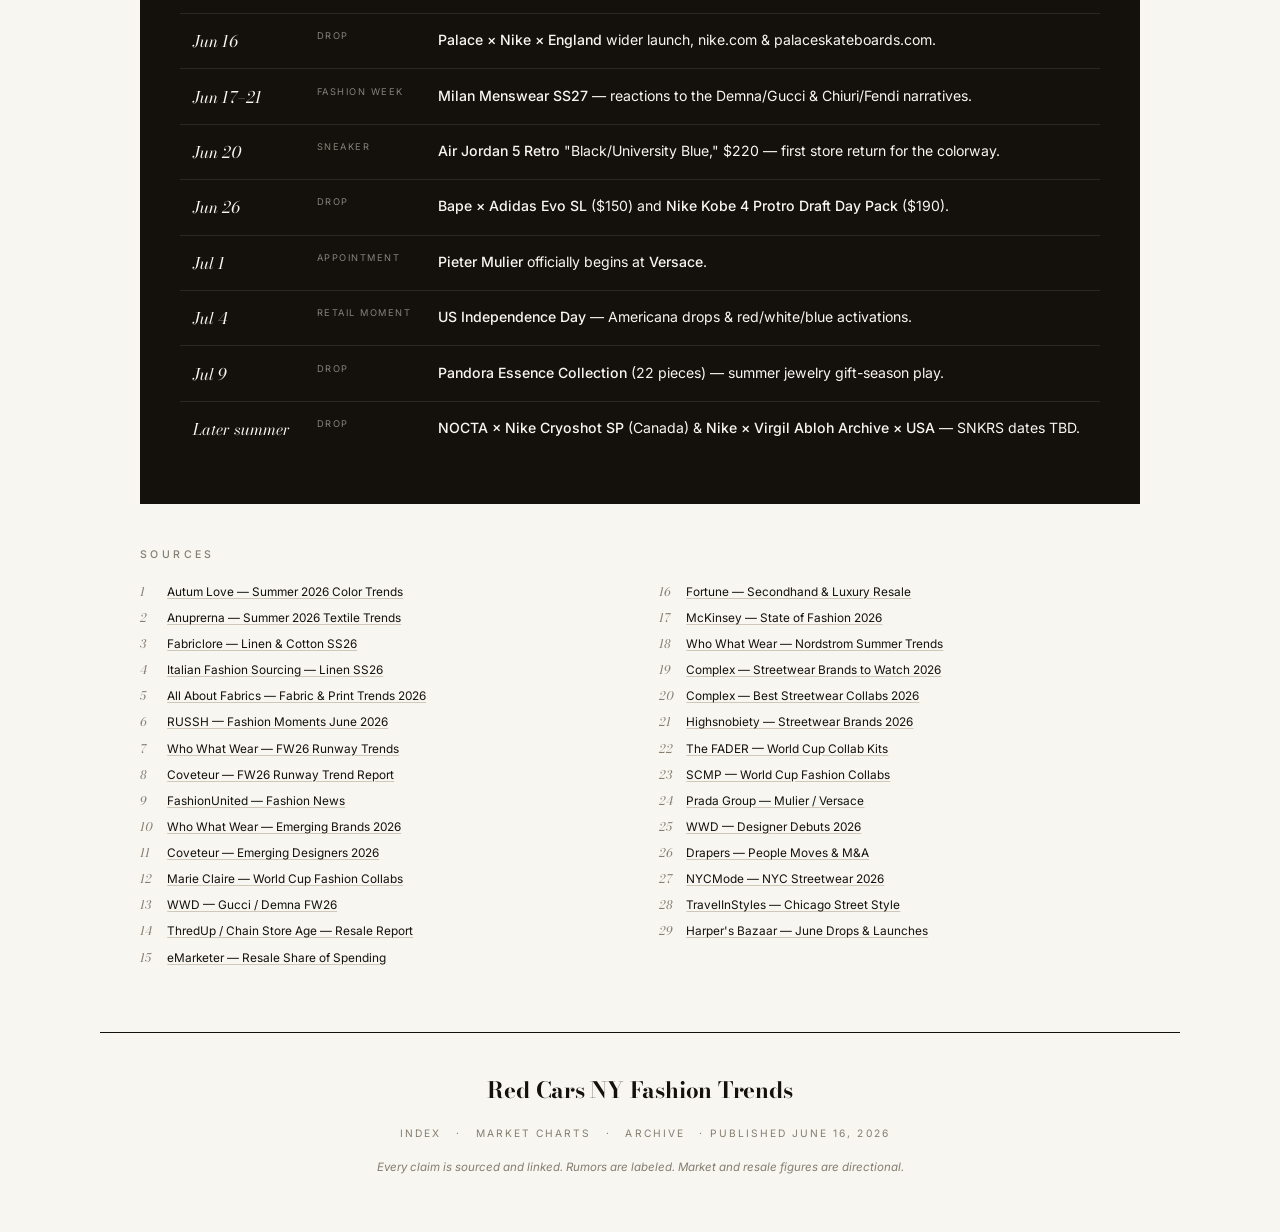
<file: docs/editions/2026-06-16.html>
<!DOCTYPE html>
<html lang="en">
<head>
  <meta charset="UTF-8" />
  <meta name="viewport" content="width=device-width, initial-scale=1.0" />
  <title>Red Cars NY Fashion Trends — June 16, 2026</title>
  <link rel="preconnect" href="https://fonts.googleapis.com" />
  <link rel="preconnect" href="https://fonts.gstatic.com" crossorigin />
  <link href="https://fonts.googleapis.com/css2?family=Bodoni+Moda:ital,opsz,wght@0,6..96,400;0,6..96,700;0,6..96,900;1,6..96,400;1,6..96,700&family=Jost:ital,wght@0,300;0,400;0,500;1,400&display=swap" rel="stylesheet" />
  <link rel="stylesheet" href="../style.css" />
  <!--META {"date": "2026-06-16", "title": "Lavender Linen, a Resale Boom & a World Cup Streetwear Surge"}-->
</head>
<body>

  <header class="site-head container">
    <div class="topline">
      <span><a href="../index.html">&larr;&nbsp;&nbsp;Index</a></span>
      <span>Daily Fashion Report</span>
      <span><a href="../archive.html">Archive</a></span>
    </div>
    <div class="wordmark-block">
      <div class="brandmark">
        <img class="car-logo" src="../assets/redcar.png" alt="Red Cars NY" />
        <h1 class="wordmark"><span class="red">Red Cars NY</span><br />Fashion Trends</h1>
      </div>
      <p class="tagline">Trends · Releases · Behavior · Streetwear</p>
      <div class="accent-rule"></div>
    </div>
    <nav class="mainnav">
      <a href="#current">Current Season</a>
      <a href="#next">Next Season</a>
      <a href="#releases">Hyped &amp; Emerging</a>
      <a href="#behavior">Consumer Behavior</a>
      <a href="#streetwear">Streetwear</a>
      <a href="../trends.html">Market Charts</a>
      <a href="#watch">Watch List</a>
    </nav>
  </header>

  <main class="container">

    <!-- REPORT HEAD -->
    <div class="report-head">
      <p class="report-date">Monday · June 16, 2026</p>
      <h2 class="report-title">Lavender Linen, a Resale Boom, and a World Cup Streetwear Surge</h2>
      <p class="report-standfirst">
        The state of fashion as of today — what's being worn now, what's predicted next, the
        releases and emerging designers people are talking about, where consumers are actually
        spending, and the streetwear brands rising fastest. Every claim is sourced; rumors are labeled.
      </p>
    </div>

    <!-- EXECUTIVE SUMMARY -->
    <section class="summary">
      <span class="kicker">Executive Summary</span>
      <ul>
        <li><strong>Summer 2026 is a season of "slow luxury":</strong> linen and hemp lead the fabric story, fluid relaxed silhouettes dominate, and <strong>Burnished Lilac</strong>, butter yellow, and espresso brown are the defining colors.</li>
        <li><strong>Fall/Winter 2026 predictions point to sharp tailoring and richness:</strong> skirt suits, fur and shearling texture, plaid and brocade, with <strong>chartreuse</strong>, royal purple, and power black leading the palette.</li>
        <li><strong>Resale is the year's biggest consumer-behavior story:</strong> US online resale is projected to reach <strong>$31&nbsp;billion in 2026</strong> (up from $26B in 2025), with secondhand luxury spending up roughly fivefold — value, not just sustainability, is the driver.</li>
        <li><strong>Emerging designers are breaking through via social before the runway:</strong> <strong>Aflalo</strong>, <strong>Jude</strong>, <strong>Alfie</strong>, and <strong>Abra</strong> are entering celebrity closets; downtown minimalism with a '90s edge is the through-line.</li>
        <li><strong>The FIFA World Cup has turned streetwear into fashion's loudest stage:</strong> Nike and Adidas have mobilized Jacquemus, NOCTA, Willy Chavarria, and G-Dragon, while indie labels like <strong>Greedy Unit</strong> and <strong>Patta</strong> ride the wave.</li>
        <li><strong>Industry pulse:</strong> Pitti Uomo 110 opens today in Florence; Pieter Mulier takes the helm at Versace July 1; the 2026 creative-director reshuffle continues to reset the luxury landscape.</li>
      </ul>
    </section>

    <!-- ════════════════════════════════════════════════════════ -->
    <!-- 01 · CURRENT SEASON TRENDS                                -->
    <!-- ════════════════════════════════════════════════════════ -->
    <section class="section" id="current">
      <div class="section-head">
        <span class="section-num">01</span>
        <span class="section-title">Current Season Trends</span>
        <span class="section-sub">Summer 2026 — colors, silhouettes, fabrics &amp; patterns, and the collections shaping them</span>
      </div>

      <p class="prose">
        We are at the heart of <strong>Summer 2026</strong>, and the season's defining mood is what textile forecasters are calling <strong>"slow luxury"</strong> — natural fibers, fluid shapes, and a desaturated, sun-bleached palette. Below is the breakdown across the four trend pillars the season is being judged on.
      </p>

      <div class="swatches">
        <div class="swatch"><div class="swatch-chip" style="background:#A892B0;"></div><span class="swatch-name">Burnished Lilac</span><span class="swatch-hex">#A892B0</span></div>
        <div class="swatch"><div class="swatch-chip" style="background:#F2E3A3;"></div><span class="swatch-name">Butter Yellow</span><span class="swatch-hex">#F2E3A3</span></div>
        <div class="swatch"><div class="swatch-chip" style="background:#3B2A21;"></div><span class="swatch-name">Espresso Brown</span><span class="swatch-hex">#3B2A21</span></div>
        <div class="swatch"><div class="swatch-chip" style="background:#2547C0;"></div><span class="swatch-name">Cobalt Blue</span><span class="swatch-hex">#2547C0</span></div>
        <div class="swatch"><div class="swatch-chip" style="background:#C5122B;"></div><span class="swatch-name">Cherry Red</span><span class="swatch-hex">#C5122B</span></div>
        <div class="swatch"><div class="swatch-chip" style="background:#B4DEC4;"></div><span class="swatch-name">Minty Green</span><span class="swatch-hex">#B4DEC4</span></div>
        <div class="swatch"><div class="swatch-chip" style="background:#F0C5CF;"></div><span class="swatch-name">Millennial Pink</span><span class="swatch-hex">#F0C5CF</span></div>
        <div class="swatch"><div class="swatch-chip" style="background:#F0E9D8;"></div><span class="swatch-name">Creamy White</span><span class="swatch-hex">#F0E9D8</span></div>
      </div>

      <div class="attrs">
        <div class="attr">
          <div class="attr-label">Colors</div>
          <div class="attr-body">
            <strong>Burnished Lilac</strong> (a smoky, desaturated lavender) has peaked as the color of the summer, joined by <strong>butter yellow</strong> and an unexpectedly luxe <strong>espresso brown</strong> in linen and silk. Brights — cobalt blue, cherry red — carry the bolder end of the retail floor, while minty green, Millennial pink, and creamy whites cover the soft neutrals.
            [<a href="https://www.autumlove.com/blog/summer-2026-color-trends">Autum Love</a> · <a href="https://anuprerna.com/blogs/summer-2026-textile-trends-the-season-of-slow-luxury/57487283">Anuprerna</a>]
          </div>
        </div>
        <div class="attr">
          <div class="attr-label">Silhouettes</div>
          <div class="attr-body">
            <strong>Comfort-driven and fluid.</strong> Resort-ready linen separates dominate — kimono-style cover-ups, drawstring pants, safari jackets — alongside relaxed tailoring. Fluid movement is the overarching theme of the season; structure is soft, never rigid.
            [<a href="https://fabriclore.com/blogs/fashion-business-lifestyle-trends/why-european-brands-prefer-linen-and-cotton-for-summer-2026">Fabriclore</a>]
          </div>
        </div>
        <div class="attr">
          <div class="attr-label">Fabrics</div>
          <div class="attr-body">
            <strong>Linen is the defining fabric of the season</strong>, with hemp and cotton-linen blends close behind, prized for breathability and raw texture. Soft viscose and silk fill the elevated end. European brands in particular have leaned hard into natural-fiber sourcing.
            [<a href="https://www.italianfashionsourcing.com/linen-spring-summer-2026-trends-sourcing-boutiques/">Italian Fashion Sourcing</a> · <a href="https://fabriclore.com/blogs/fashion-business-lifestyle-trends/spring-summer-2026-fabric-trends-for-fashion-brands">Fabriclore</a>]
          </div>
        </div>
        <div class="attr">
          <div class="attr-label">Patterns</div>
          <div class="attr-body">
            <strong>Large-scale florals</strong> — peonies, wildflowers, abstract roses — lead statement pieces, set against minimal backdrops. Botanical and leaf motifs (palm, cacti, tropical flora) remain strong. The look is romantic but restrained.
            [<a href="https://allaboutfabrics.com/blogs/news/fabric-trends-2026-what-s-new-in-prints-textures-sustainable-materials">All About Fabrics</a>]
          </div>
        </div>
      </div>

      <p class="prose" style="margin-top:1.8rem;">
        <strong>Collections shaping the current moment:</strong> <strong>Dior</strong>'s Dioriviera (terry-cloth Book Tote, botanical prints) and <strong>Alo</strong>'s Summer Atelier (cashmere, silk, linen, fronted by Candice Swanepoel and Behati Prinsloo) are the resort statements defining premium summer dressing right now. <strong>Celine</strong>'s Automne 2026, merging sharp volumes with edge, is the transitional collection already in stores.
        [<a href="https://www.russh.com/fashion-moments-june-2026/">RUSSH</a>]
      </p>
    </section>

    <!-- ════════════════════════════════════════════════════════ -->
    <!-- 02 · NEXT SEASON PREDICTIONS                              -->
    <!-- ════════════════════════════════════════════════════════ -->
    <section class="section" id="next">
      <div class="section-head">
        <span class="section-num">02</span>
        <span class="section-title">Next Season Predictions</span>
        <span class="section-sub">Fall/Winter 2026 runway signals — plus an early read on Spring 2027</span>
      </div>

      <p class="prose">
        The Fall/Winter 2026 collections shown in February are now arriving in stores, giving a clear read on autumn. The headline: a swing away from summer's softness toward <strong>sharp tailoring, rich texture, and saturated color</strong>.
      </p>

      <div class="swatches">
        <div class="swatch"><div class="swatch-chip" style="background:#BCCB3C;"></div><span class="swatch-name">Chartreuse</span><span class="swatch-hex">#BCCB3C</span></div>
        <div class="swatch"><div class="swatch-chip" style="background:#5A2A82;"></div><span class="swatch-name">Royal Purple</span><span class="swatch-hex">#5A2A82</span></div>
        <div class="swatch"><div class="swatch-chip" style="background:#15120E;"></div><span class="swatch-name">Power Black</span><span class="swatch-hex">#15120E</span></div>
        <div class="swatch"><div class="swatch-chip" style="background:#5A1B2A;"></div><span class="swatch-name">Burgundy</span><span class="swatch-hex">#5A1B2A</span></div>
        <div class="swatch"><div class="swatch-chip" style="background:#4A3526;"></div><span class="swatch-name">Chocolate</span><span class="swatch-hex">#4A3526</span></div>
      </div>

      <div class="attrs">
        <div class="attr">
          <div class="attr-label">Colors</div>
          <div class="attr-body">
            <strong>Chartreuse and royal purple</strong> appeared consistently across fashion month via tonal clashing and color blocking. <strong>Full-black "power" looks</strong> re-emerged, dominating the Milan runways. Brocade-driven jewel tones — burgundy, chocolate — round out occasionwear.
            [<a href="https://www.whowhatwear.com/fashion/runway/fashion-week-trends-fall-winter-2026">Who What Wear</a>]
          </div>
        </div>
        <div class="attr">
          <div class="attr-label">Silhouettes</div>
          <div class="attr-body">
            <strong>The skirt suit returns in force.</strong> Tom Ford paired collarless jackets with pencil skirts; The Row showed checked wool with fur trim; N21 offered peplum jackets with ballooning sleeves. Sharp, body-conscious tailoring is the dominant FW26 shape.
            [<a href="https://coveteur.com/fall-winter-2026-runway-trends">Coveteur</a>]
          </div>
        </div>
        <div class="attr">
          <div class="attr-label">Fabrics</div>
          <div class="attr-body">
            <strong>Texture is the focus.</strong> Louise Trotter's Bottega Veneta overflowed with fur, pile, shearling, and fringe. Brocade, jacquard, bouclé, and beaded embellishment carried Dior, Valentino, and Conner Ives — occasionwear is the fastest-growing category for the season.
            [<a href="https://coveteur.com/fall-winter-2026-runway-trends">Coveteur</a>]
          </div>
        </div>
        <div class="attr">
          <div class="attr-label">Patterns</div>
          <div class="attr-body">
            <strong>Plaid, tartan, and checkerboard</strong> were among the biggest prints of the season, led by Chloé's check story — accessible enough that fast-fashion interpretations are already landing. Rich brocade and intricate embroidery add dimension at the luxury end.
            [<a href="https://www.whowhatwear.com/fashion/runway/fashion-week-trends-fall-winter-2026">Who What Wear</a>]
          </div>
        </div>
      </div>

      <p class="prose" style="margin-top:1.8rem;">
        <strong>Looking further out — Spring 2027:</strong> <strong>Pitti Uomo 110</strong> opens today in Florence, launching the SS27 menswear buying season, followed by Milan and Paris. Early expectation is a reaction against the logo-saturated World Cup summer — a return to quiet, refined Italian tailoring and tonal dressing.
        [<a href="https://fashionunited.com/news/fashion">FashionUnited</a>]
      </p>
    </section>

    <!-- ════════════════════════════════════════════════════════ -->
    <!-- 03 · HYPED RELEASES & EMERGING DESIGNERS                  -->
    <!-- ════════════════════════════════════════════════════════ -->
    <section class="section" id="releases">
      <div class="section-head">
        <span class="section-num">03</span>
        <span class="section-title">Hyped Releases &amp; Emerging Designers</span>
        <span class="section-sub">The pieces and names people are actually talking about — big houses and undiscovered labels</span>
      </div>

      <p class="prose">
        <strong>Most talked-about releases right now</strong> are dominated by the FIFA World Cup designer kits (full streetwear breakdown in §05): <strong>Jacquemus × Nike</strong> for France, <strong>Drake's NOCTA × Nike</strong> for Canada, and the <strong>Kith × Messi × Adidas</strong> six-sneaker pack are the highest-velocity drops of the month. On the luxury side, <strong>Demna's</strong> debut at <strong>Gucci</strong> (skintight dresses, logoed tights, low-rise cut-outs) and <strong>Maria Grazia Chiuri's</strong> "Less I, More Us" debut at <strong>Fendi</strong> remain the most-debated collections of 2026.
        [<a href="https://www.marieclaire.com/fashion/celebrity-style/fifa-world-cup-fashion-collaborations-2026/">Marie Claire</a> · <a href="https://wwd.com/fashion-news/shows-reviews/gallery/gucci-demna-spring-2026-ready-to-wear-collection-photos-1238210431/">WWD</a>]
      </p>

      <h3 class="kicker" style="display:block; margin:2.4rem 0 1.4rem;">Emerging &amp; Undiscovered Designers To Know</h3>

      <div class="grid-2">
        <div>
          <div class="entry">
            <div class="entry-head"><span class="entry-name">Aflalo</span><span class="chip">Buzzing</span></div>
            <p class="entry-meta">Founder Yael Aflalo · Contemporary womenswear</p>
            <p class="entry-body">'90s sex appeal applied to downtown minimalism — rigid jeans, silk pants, statement coats. An internet sensation among tastemakers now entering Hollywood closets (Camila Morrone, Rebecca Hall). [<a href="https://www.whowhatwear.com/fashion/emerging-fashion-brands-2026">WWW</a> · <a href="https://coveteur.com/emerging-designers-2026">Coveteur</a>]</p>
          </div>
          <div class="entry">
            <div class="entry-head"><span class="entry-name">Jude</span><span class="chip">Cult Footwear</span></div>
            <p class="entry-meta">Dileviciute &amp; Bumbarova · Luxury footwear</p>
            <p class="entry-body">Sculptural heels with unexpected twists — toe slits, Fame leather pumps. A "quiet constant" on Dua Lipa, Alexa Chung, Katie Holmes, and Bella Hadid. [<a href="https://www.whowhatwear.com/fashion/emerging-fashion-brands-2026">WWW</a>]</p>
          </div>
        </div>
        <div>
          <div class="entry">
            <div class="entry-head"><span class="entry-name">Alfie</span><span class="chip chip--out">Parisian</span></div>
            <p class="entry-meta">Founder Alice Fresnel · Womenswear</p>
            <p class="entry-body">Effortless Parisian cool — seasonally reimagined backless tops, masculine-feminine staples "easy to wear but never boring." Worn by Dua Lipa. [<a href="https://www.whowhatwear.com/fashion/emerging-fashion-brands-2026">WWW</a>]</p>
          </div>
          <div class="entry">
            <div class="entry-head"><span class="entry-name">Abra · Mel Usine · Herbert Levine</span></div>
            <p class="entry-meta">The wider watch-list</p>
            <p class="entry-body"><strong>Abra</strong> (est. 2019) grew from inclusive-size luxury footwear into a cult fashion universe. <strong>Mel Usine</strong> (Proenza alum Stephen Biga) distills mythic silhouettes into wearable form. <strong>Herbert Levine</strong> revives a 1948 shoe house via Trevor Houston (satin mules; Tracee Ellis Ross, Emilia Clarke). [<a href="https://coveteur.com/emerging-designers-2026">Coveteur</a> · <a href="https://www.whowhatwear.com/fashion/emerging-fashion-brands-2026">WWW</a>]</p>
          </div>
        </div>
      </div>

      <p class="prose prose--full lead-note" style="margin-top:1.6rem;">
        <strong>Note —</strong> "noise on social media" is directional and based on editorial reporting and named celebrity sightings; follower counts and sell-through figures are not independently verified here.
      </p>
    </section>

    <!-- ════════════════════════════════════════════════════════ -->
    <!-- 04 · CONSUMER BEHAVIOR                                    -->
    <!-- ════════════════════════════════════════════════════════ -->
    <section class="section" id="behavior">
      <div class="section-head">
        <span class="section-num">04</span>
        <span class="section-title">Consumer Behavior</span>
        <span class="section-sub">Where shoppers are actually spending — the market read</span>
      </div>

      <p class="prose">
        The defining consumer story of 2026 is the structural rise of <strong>resale</strong>. As primary-market prices climb, shoppers are chasing <strong>value, quality, and uniqueness</strong> in secondhand — and luxury resale in particular is surging.
      </p>

      <div class="stats">
        <div class="stat">
          <div class="stat-num">$31<span class="unit">B</span></div>
          <div class="stat-label">Projected US online resale market in 2026, up from $26B in 2025</div>
        </div>
        <div class="stat">
          <div class="stat-num">59<span class="unit">%</span></div>
          <div class="stat-label">Of consumers shopped secondhand apparel in 2025 — up 7 points in three years</div>
        </div>
        <div class="stat">
          <div class="stat-num">+22<span class="unit">%</span></div>
          <div class="stat-label">YoY growth in secondhand transactions, March 2026</div>
        </div>
        <div class="stat">
          <div class="stat-num">~70<span class="unit">%</span></div>
          <div class="stat-label">Of resale market growth through 2030 driven by Gen Z &amp; Millennials</div>
        </div>
      </div>

      <p class="prose">
        Resale now accounts for <strong>over 10% of US apparel, footwear, and accessories dollar sales</strong> (January 2026), and the secondhand market is growing two to three times faster than the first-hand market. Notably, <strong>secondhand luxury spending has jumped roughly fivefold</strong> — buyers are trading down from full-price luxury into pre-owned, while discount apparel grows in parallel. The top stated reasons for buying secondhand are <strong>value for money, quality, uniqueness, and convenience</strong>, with sustainability now a secondary motivator.
        [<a href="https://chainstoreage.com/thredup-us-resale-apparel-hit-788m-2030-10-most-shopped-resale-brands">ThredUp / Chain Store Age</a> · <a href="https://www.emarketer.com/content/resale-share-of-fashion-spending-continues-grow">eMarketer</a> · <a href="https://fortune.com/2026/04/24/american-economy-secondhand-clothing-market-the-real-real-thredup-resale/">Fortune</a>]
      </p>

      <p class="prose">
        <strong>On the new-goods floor</strong>, spending is concentrated in immediate seasonal need: bold-color summer pieces (cobalt, butter yellow, cherry red), linen separates, denim jorts, and thong/wedge sandals are the top movers at Nordstrom and NET-A-PORTER. The broader picture, per McKinsey's <em>State of Fashion 2026</em> ("When the rules change"), is a value-conscious, polarized market — growth at the discount and resale ends, pressure in the middle.
        [<a href="https://www.whowhatwear.com/fashion/shopping/nordstrom-stylist-summer-trends-2026">Who What Wear</a> · <a href="https://www.mckinsey.com/industries/retail/our-insights/state-of-fashion">McKinsey</a>]
      </p>
      <p class="prose lead-note">
        <strong>Note —</strong> Market figures are sourced from published industry reports (ThredUp, eMarketer, McKinsey) and are directional; retailer-level SKU sell-through is not publicly disclosed.
      </p>
    </section>

    <!-- ════════════════════════════════════════════════════════ -->
    <!-- 05 · STREETWEAR                                           -->
    <!-- ════════════════════════════════════════════════════════ -->
    <section class="section" id="streetwear">
      <div class="section-head">
        <span class="section-num">05</span>
        <span class="section-title">Streetwear</span>
        <span class="section-sub">Emerging brands, the collaborations driving culture, and the biggest releases</span>
      </div>

      <p class="prose">
        Streetwear's center of gravity this summer is the <strong>FIFA World Cup</strong> (hosted across the US, Mexico, and Canada), which has become the largest collaboration event in recent memory — Nike and Adidas have each mobilized a dozen-plus designer partnerships, and <strong>blokecore</strong> (soccer jerseys as everyday wear) is the dominant street look across all three US markets.
      </p>

      <h3 class="kicker" style="display:block; margin:2rem 0 1.3rem;">Biggest Collaborations &amp; Releases</h3>
      <table class="ftable">
        <thead>
          <tr><th>Release</th><th class="nowrap">Date</th><th>Why it matters</th></tr>
        </thead>
        <tbody>
          <tr>
            <td class="t-name">Palace × Nike × England</td>
            <td class="t-date">Jun 16 (today)</td>
            <td>"The Three Lions by Palace" — wider launch on nike.com &amp; palaceskateboards.com. Skate-culture credibility; resale premium expected. [<a href="https://www.thefader.com/2026/06/05/2026-world-cup-collab-kits-nike-drake-slawn">FADER</a>]</td>
          </tr>
          <tr>
            <td class="t-name">Jacquemus × Nike × France</td>
            <td class="t-date">Jun 11</td>
            <td>Simon Porte Jacquemus's "Les Bleus" capsule via Nike's X2 program. Already on resale. [<a href="https://www.scmp.com/magazines/style/fashion/trends/article/3356311/9-fashion-forward-collabs-2026-fifa-world-cup-nike-and-adidas-loewe-and-drakes-nocta">SCMP</a>]</td>
          </tr>
          <tr>
            <td class="t-name">Kith × Messi × Adidas</td>
            <td class="t-date">Available now</td>
            <td>Six sneakers for Messi's 20 years &amp; Kith's 15th; trading cards included, some autographed. [<a href="https://www.thefader.com/2026/06/05/2026-world-cup-collab-kits-nike-drake-slawn">FADER</a>]</td>
          </tr>
          <tr>
            <td class="t-name">NOCTA (Drake) × Nike × Canada</td>
            <td class="t-date">Later summer</td>
            <td>Cryoshot SP sneaker — gold leather, translucent midsole. One of the most anticipated silhouettes of 2026. [<a href="https://www.thefader.com/2026/06/05/2026-world-cup-collab-kits-nike-drake-slawn">FADER</a>]</td>
          </tr>
          <tr>
            <td class="t-name">Supreme × MM6 Maison Margiela</td>
            <td class="t-date">2026</td>
            <td>First-ever Box Logo zip hoodie — a landmark for the most collectible graphic in streetwear. [<a href="https://www.complex.com/style/a/mike-destefano/best-streetwear-collabs-2026">Complex</a>]</td>
          </tr>
          <tr>
            <td class="t-name">Patta × Nike (World Cup)</td>
            <td class="t-date">2026</td>
            <td>Amsterdam's Patta — once a small boutique, now a streetwear giant — on the Cryoshot Mercurial "Waves." [<a href="https://www.complex.com/style/a/mike-destefano/streetwear-brands-to-know-before-they-blow-up-in-2026">Complex</a>]</td>
          </tr>
        </tbody>
      </table>

      <h3 class="kicker" style="display:block; margin:2.4rem 0 1.4rem;">Emerging Streetwear Brands To Watch</h3>
      <div class="grid-3">
        <div class="entry">
          <div class="entry-head"><span class="entry-name">Greedy Unit</span></div>
          <p class="entry-meta">NYC · Founder Dimelojc</p>
          <p class="entry-body">Voted Complex readers' best streetwear brand of 2025. DIY NY classic — multi-tag shirts, soda-can-tab belts. Nike collabs; worn by Kai Cenat.</p>
        </div>
        <div class="entry">
          <div class="entry-head"><span class="entry-name">Zic</span></div>
          <p class="entry-meta">Founder Isaac Allen (21)</p>
          <p class="entry-body">Minimalist staples obsessed with cut and shape — double-layered camo zip hoodies, faded jeans. LA &amp; Atlanta pop-ups drawing crowds.</p>
        </div>
        <div class="entry">
          <div class="entry-head"><span class="entry-name">Badfriend</span></div>
          <p class="entry-meta">LA · Garcia &amp; Gonzales</p>
          <p class="entry-body">LA streetwear honoring Mexican heritage — plaid tracksuits, film-inspired jerseys. Collabs with Slawn, Undefeated, Awake NY.</p>
        </div>
        <div class="entry">
          <div class="entry-head"><span class="entry-name">Homerun</span></div>
          <p class="entry-meta">Brooklyn (est. 2024)</p>
          <p class="entry-body">Fitness-focused, graffiti-influenced; built a run club. Already collaborated with Supreme and multiple Nike sneakers.</p>
        </div>
        <div class="entry">
          <div class="entry-head"><span class="entry-name">Daveed Baptiste</span></div>
          <p class="entry-meta">Miami / NY · CFDA grant</p>
          <p class="entry-body">Haitian-born; narrative-driven — "wavy" jeans mimicking Caribbean tides, warped gingham. 2025 CFDA Empowered Vision Award ($100K).</p>
        </div>
        <div class="entry">
          <div class="entry-head"><span class="entry-name">Aimé Leon Dore</span></div>
          <p class="entry-meta">NYC · Established crossover</p>
          <p class="entry-body">No longer "emerging" but defining the moment — its New Balance collabs sell out instantly and set the elevated-streetwear template.</p>
        </div>
      </div>
      <p class="prose prose--full" style="margin-top:1.4rem; font-size:0.86rem; color:var(--ink-faint);">
        Sources: <a href="https://www.complex.com/style/a/mike-destefano/streetwear-brands-to-know-before-they-blow-up-in-2026">Complex — Brands Before They Blow Up</a> · <a href="https://www.highsnobiety.com/p/streetwear-brands/">Highsnobiety</a> · <a href="https://www.complex.com/style/a/mike-destefano/best-streetwear-collabs-2026">Complex — Best Collabs 2026</a>
      </p>
    </section>

    <!-- ════════════════════════════════════════════════════════ -->
    <!-- INDUSTRY & CITY PULSE                                     -->
    <!-- ════════════════════════════════════════════════════════ -->
    <section class="section" id="pulse">
      <div class="section-head">
        <span class="section-num">+</span>
        <span class="section-title">Industry &amp; City Pulse</span>
        <span class="section-sub">Breaking moves and what's local to NYC, LA &amp; Chicago</span>
      </div>

      <p class="prose">
        <strong>Pieter Mulier</strong> begins as Chief Creative Officer of <strong>Versace</strong> on <strong>July 1</strong>, reporting to Prada Group's Lorenzo Bertelli, with a debut collection expected in early 2027 — the capstone of a year of unprecedented creative-director churn (Demna at Gucci, Chiuri at Fendi, Antonin Tron at Balmain, Meryll Rogge at Marni, Grace Wales Bonner to Hermès menswear in Jan 2027). <strong>Pitti Uomo 110</strong> opens today through June 19. In M&amp;A, <strong>Gordon Brothers</strong> acquired <strong>Radley London</strong>'s brand and IP via pre-pack administration (May 26).
        [<a href="https://www.pradagroup.com/en/news-media/press-releases-documents/2026/26-02-05-versace-pietermulier-chief-creative-officer.html">Prada Group</a> · <a href="https://wwd.com/fashion-news/designer-luxury/fashion-designer-debuts-2026-creative-directors-1238425447/">WWD</a> · <a href="https://www.drapersonline.com/news/this-weeks-fashion-retail-people-moves-marks-and-spencer-charles-tyrwhitt-alexander-mcqueen-lanvin">Drapers</a>]
      </p>

      <div class="cities" style="margin-top:1.6rem;">
        <div>
          <div class="city-name">New York</div>
          <div class="city-body">
            Clean, intentional streetwear — relaxed silhouettes with one statement piece; loud logos out. World Cup jerseys worn everyday across Brooklyn &amp; lower Manhattan. <strong>StockX</strong> is opening its first physical store in the city. [<a href="https://www.nycmode.com/blogs/style/nyc-streetwear-style-guide-outfits-trends-2026">NYCMode</a>]
          </div>
        </div>
        <div>
          <div class="city-name">Los Angeles</div>
          <div class="city-body">
            Elevated resort dressing — cashmere, silk, linen; quiet luxury led by the Alo Summer Atelier mood. <strong>Zegna</strong> showed its Summer 2027 collection in LA this month to an entertainment-industry crowd. [<a href="https://www.harpersbazaar.in/amp/fashion/story/junes-hottest-fashion-drops-luxury-launches-and-collaborations-to-know-right-now-1405909-2026-06-11">Harper's Bazaar</a>]
          </div>
        </div>
        <div>
          <div class="city-name">Chicago</div>
          <div class="city-body">
            The most community-driven market — vintage swaps and upcycling rule Wicker Park, Logan Square &amp; Pilsen, alongside elevated streetwear in the lineage of Virgil Abloh and Joe Freshgoods. [<a href="https://travelinstyles.com/chicago-street-style-guide/">TravelInStyles</a>]
          </div>
        </div>
      </div>
    </section>

  </main>

  <!-- WATCH LIST -->
  <div class="container">
    <div class="watch" id="watch">
      <span class="kicker">Forward Look</span>
      <h2>Watch List — Next 1–2 Weeks</h2>
      <table class="watch-table">
        <thead><tr><th>Date</th><th>Type</th><th>What to track</th></tr></thead>
        <tbody>
          <tr><td class="w-date">Jun 16–19</td><td class="w-type">Trade Show</td><td><strong>Pitti Uomo 110</strong>, Florence — SS27 menswear buying opens; first read on next spring.</td></tr>
          <tr><td class="w-date">Jun 16</td><td class="w-type">Drop</td><td><strong>Palace × Nike × England</strong> wider launch, nike.com &amp; palaceskateboards.com.</td></tr>
          <tr><td class="w-date">Jun 17–21</td><td class="w-type">Fashion Week</td><td><strong>Milan Menswear SS27</strong> — reactions to the Demna/Gucci &amp; Chiuri/Fendi narratives.</td></tr>
          <tr><td class="w-date">Jun 20</td><td class="w-type">Sneaker</td><td><strong>Air Jordan 5 Retro</strong> "Black/University Blue," $220 — first store return for the colorway.</td></tr>
          <tr><td class="w-date">Jun 26</td><td class="w-type">Drop</td><td><strong>Bape × Adidas Evo SL</strong> ($150) and <strong>Nike Kobe 4 Protro Draft Day Pack</strong> ($190).</td></tr>
          <tr><td class="w-date">Jul 1</td><td class="w-type">Appointment</td><td><strong>Pieter Mulier</strong> officially begins at <strong>Versace</strong>.</td></tr>
          <tr><td class="w-date">Jul 4</td><td class="w-type">Retail Moment</td><td><strong>US Independence Day</strong> — Americana drops &amp; red/white/blue activations.</td></tr>
          <tr><td class="w-date">Jul 9</td><td class="w-type">Drop</td><td><strong>Pandora Essence Collection</strong> (22 pieces) — summer jewelry gift-season play.</td></tr>
          <tr><td class="w-date">Later summer</td><td class="w-type">Drop</td><td><strong>NOCTA × Nike Cryoshot SP</strong> (Canada) &amp; <strong>Nike × Virgil Abloh Archive × USA</strong> — SNKRS dates TBD.</td></tr>
        </tbody>
      </table>
    </div>

    <!-- SOURCES -->
    <div class="sources">
      <span class="kicker">Sources</span>
      <ol>
        <li><a href="https://www.autumlove.com/blog/summer-2026-color-trends">Autum Love — Summer 2026 Color Trends</a></li>
        <li><a href="https://anuprerna.com/blogs/summer-2026-textile-trends-the-season-of-slow-luxury/57487283">Anuprerna — Summer 2026 Textile Trends</a></li>
        <li><a href="https://fabriclore.com/blogs/fashion-business-lifestyle-trends/why-european-brands-prefer-linen-and-cotton-for-summer-2026">Fabriclore — Linen &amp; Cotton SS26</a></li>
        <li><a href="https://www.italianfashionsourcing.com/linen-spring-summer-2026-trends-sourcing-boutiques/">Italian Fashion Sourcing — Linen SS26</a></li>
        <li><a href="https://allaboutfabrics.com/blogs/news/fabric-trends-2026-what-s-new-in-prints-textures-sustainable-materials">All About Fabrics — Fabric &amp; Print Trends 2026</a></li>
        <li><a href="https://www.russh.com/fashion-moments-june-2026/">RUSSH — Fashion Moments June 2026</a></li>
        <li><a href="https://www.whowhatwear.com/fashion/runway/fashion-week-trends-fall-winter-2026">Who What Wear — FW26 Runway Trends</a></li>
        <li><a href="https://coveteur.com/fall-winter-2026-runway-trends">Coveteur — FW26 Runway Trend Report</a></li>
        <li><a href="https://fashionunited.com/news/fashion">FashionUnited — Fashion News</a></li>
        <li><a href="https://www.whowhatwear.com/fashion/emerging-fashion-brands-2026">Who What Wear — Emerging Brands 2026</a></li>
        <li><a href="https://coveteur.com/emerging-designers-2026">Coveteur — Emerging Designers 2026</a></li>
        <li><a href="https://www.marieclaire.com/fashion/celebrity-style/fifa-world-cup-fashion-collaborations-2026/">Marie Claire — World Cup Fashion Collabs</a></li>
        <li><a href="https://wwd.com/fashion-news/shows-reviews/gallery/gucci-demna-spring-2026-ready-to-wear-collection-photos-1238210431/">WWD — Gucci / Demna FW26</a></li>
        <li><a href="https://chainstoreage.com/thredup-us-resale-apparel-hit-788m-2030-10-most-shopped-resale-brands">ThredUp / Chain Store Age — Resale Report</a></li>
        <li><a href="https://www.emarketer.com/content/resale-share-of-fashion-spending-continues-grow">eMarketer — Resale Share of Spending</a></li>
        <li><a href="https://fortune.com/2026/04/24/american-economy-secondhand-clothing-market-the-real-real-thredup-resale/">Fortune — Secondhand &amp; Luxury Resale</a></li>
        <li><a href="https://www.mckinsey.com/industries/retail/our-insights/state-of-fashion">McKinsey — State of Fashion 2026</a></li>
        <li><a href="https://www.whowhatwear.com/fashion/shopping/nordstrom-stylist-summer-trends-2026">Who What Wear — Nordstrom Summer Trends</a></li>
        <li><a href="https://www.complex.com/style/a/mike-destefano/streetwear-brands-to-know-before-they-blow-up-in-2026">Complex — Streetwear Brands to Watch 2026</a></li>
        <li><a href="https://www.complex.com/style/a/mike-destefano/best-streetwear-collabs-2026">Complex — Best Streetwear Collabs 2026</a></li>
        <li><a href="https://www.highsnobiety.com/p/streetwear-brands/">Highsnobiety — Streetwear Brands 2026</a></li>
        <li><a href="https://www.thefader.com/2026/06/05/2026-world-cup-collab-kits-nike-drake-slawn">The FADER — World Cup Collab Kits</a></li>
        <li><a href="https://www.scmp.com/magazines/style/fashion/trends/article/3356311/9-fashion-forward-collabs-2026-fifa-world-cup-nike-and-adidas-loewe-and-drakes-nocta">SCMP — World Cup Fashion Collabs</a></li>
        <li><a href="https://www.pradagroup.com/en/news-media/press-releases-documents/2026/26-02-05-versace-pietermulier-chief-creative-officer.html">Prada Group — Mulier / Versace</a></li>
        <li><a href="https://wwd.com/fashion-news/designer-luxury/fashion-designer-debuts-2026-creative-directors-1238425447/">WWD — Designer Debuts 2026</a></li>
        <li><a href="https://www.drapersonline.com/news/this-weeks-fashion-retail-people-moves-marks-and-spencer-charles-tyrwhitt-alexander-mcqueen-lanvin">Drapers — People Moves &amp; M&amp;A</a></li>
        <li><a href="https://www.nycmode.com/blogs/style/nyc-streetwear-style-guide-outfits-trends-2026">NYCMode — NYC Streetwear 2026</a></li>
        <li><a href="https://travelinstyles.com/chicago-street-style-guide/">TravelInStyles — Chicago Street Style</a></li>
        <li><a href="https://www.harpersbazaar.in/amp/fashion/story/junes-hottest-fashion-drops-luxury-launches-and-collaborations-to-know-right-now-1405909-2026-06-11">Harper's Bazaar — June Drops &amp; Launches</a></li>
      </ol>
    </div>
  </div>

  <footer class="site-foot container">
    <div class="foot-mark">Red Cars NY Fashion Trends</div>
    <div class="foot-links">
      <a href="../index.html">Index</a> · <a href="../trends.html">Market Charts</a> · <a href="../archive.html">Archive</a> · Published June 16, 2026
    </div>
    <p class="foot-note">Every claim is sourced and linked. Rumors are labeled. Market and resale figures are directional.</p>
  </footer>

</body>
</html>
</file>
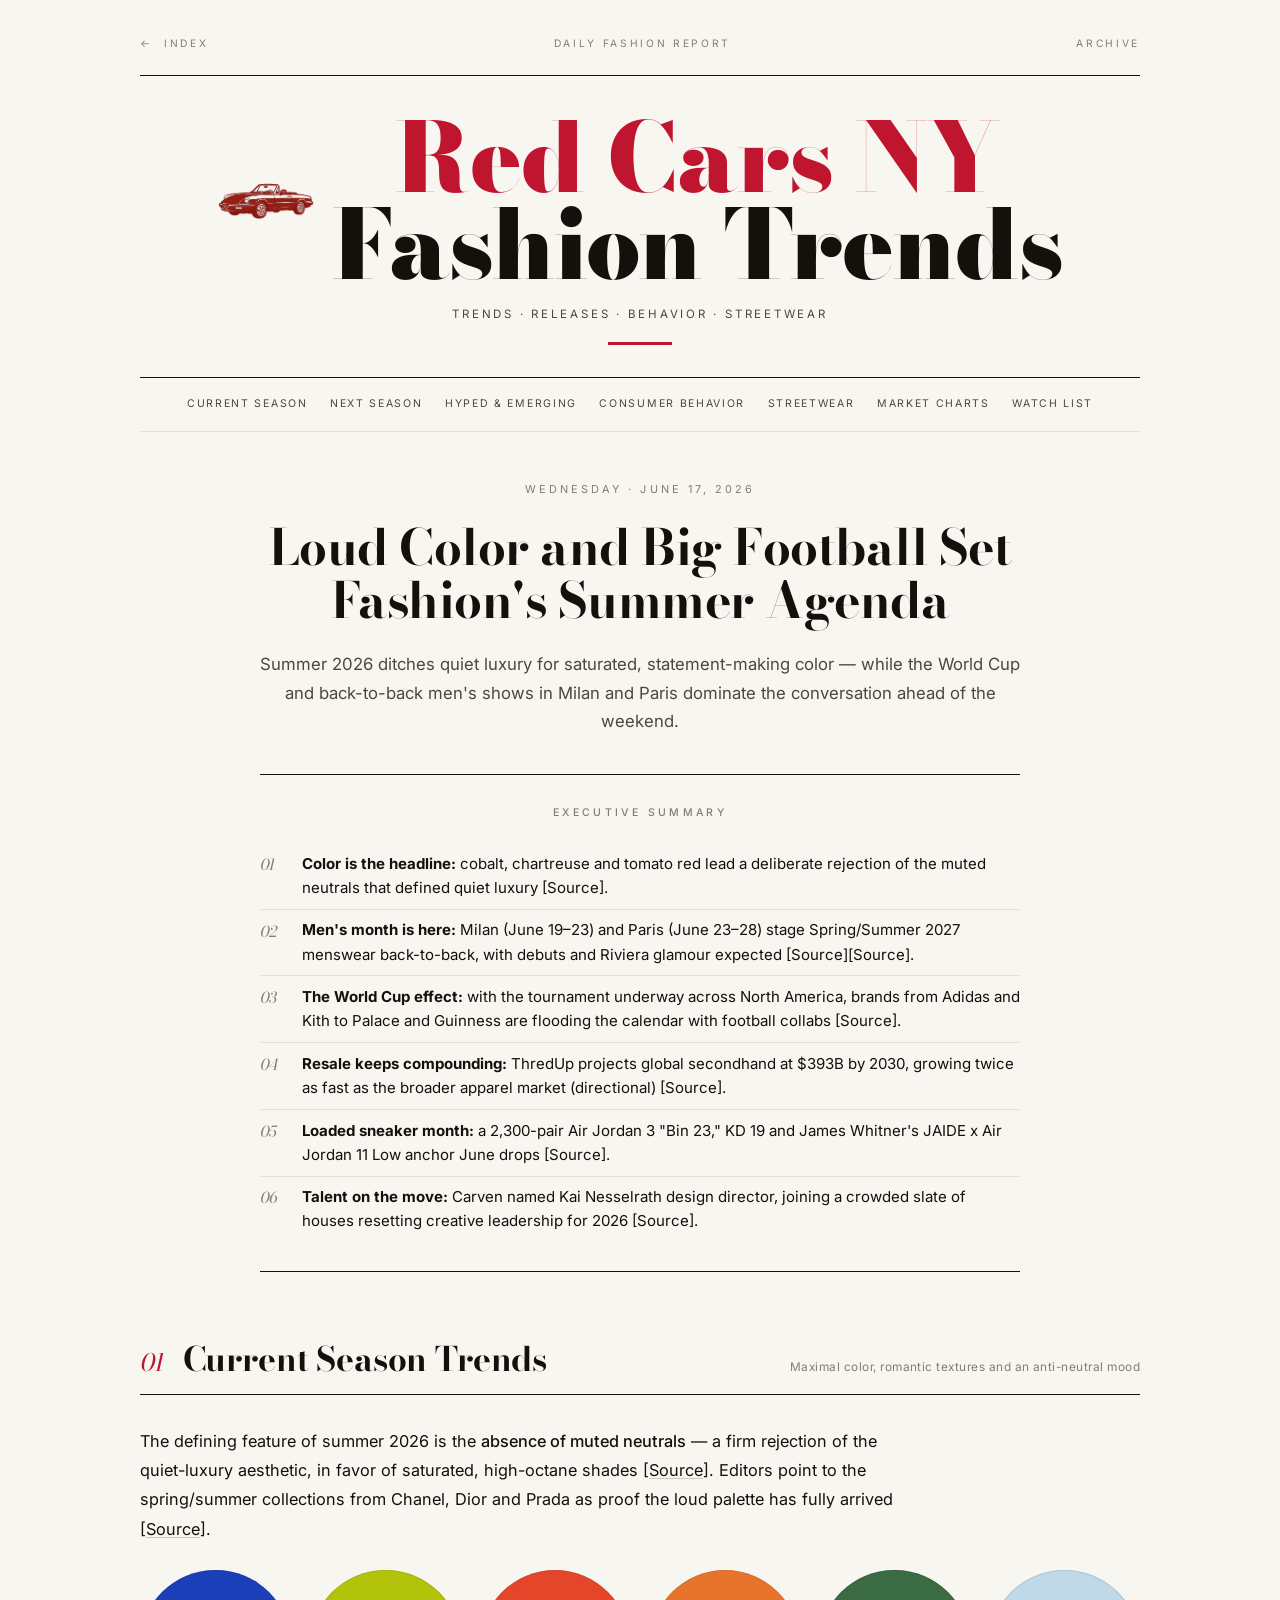
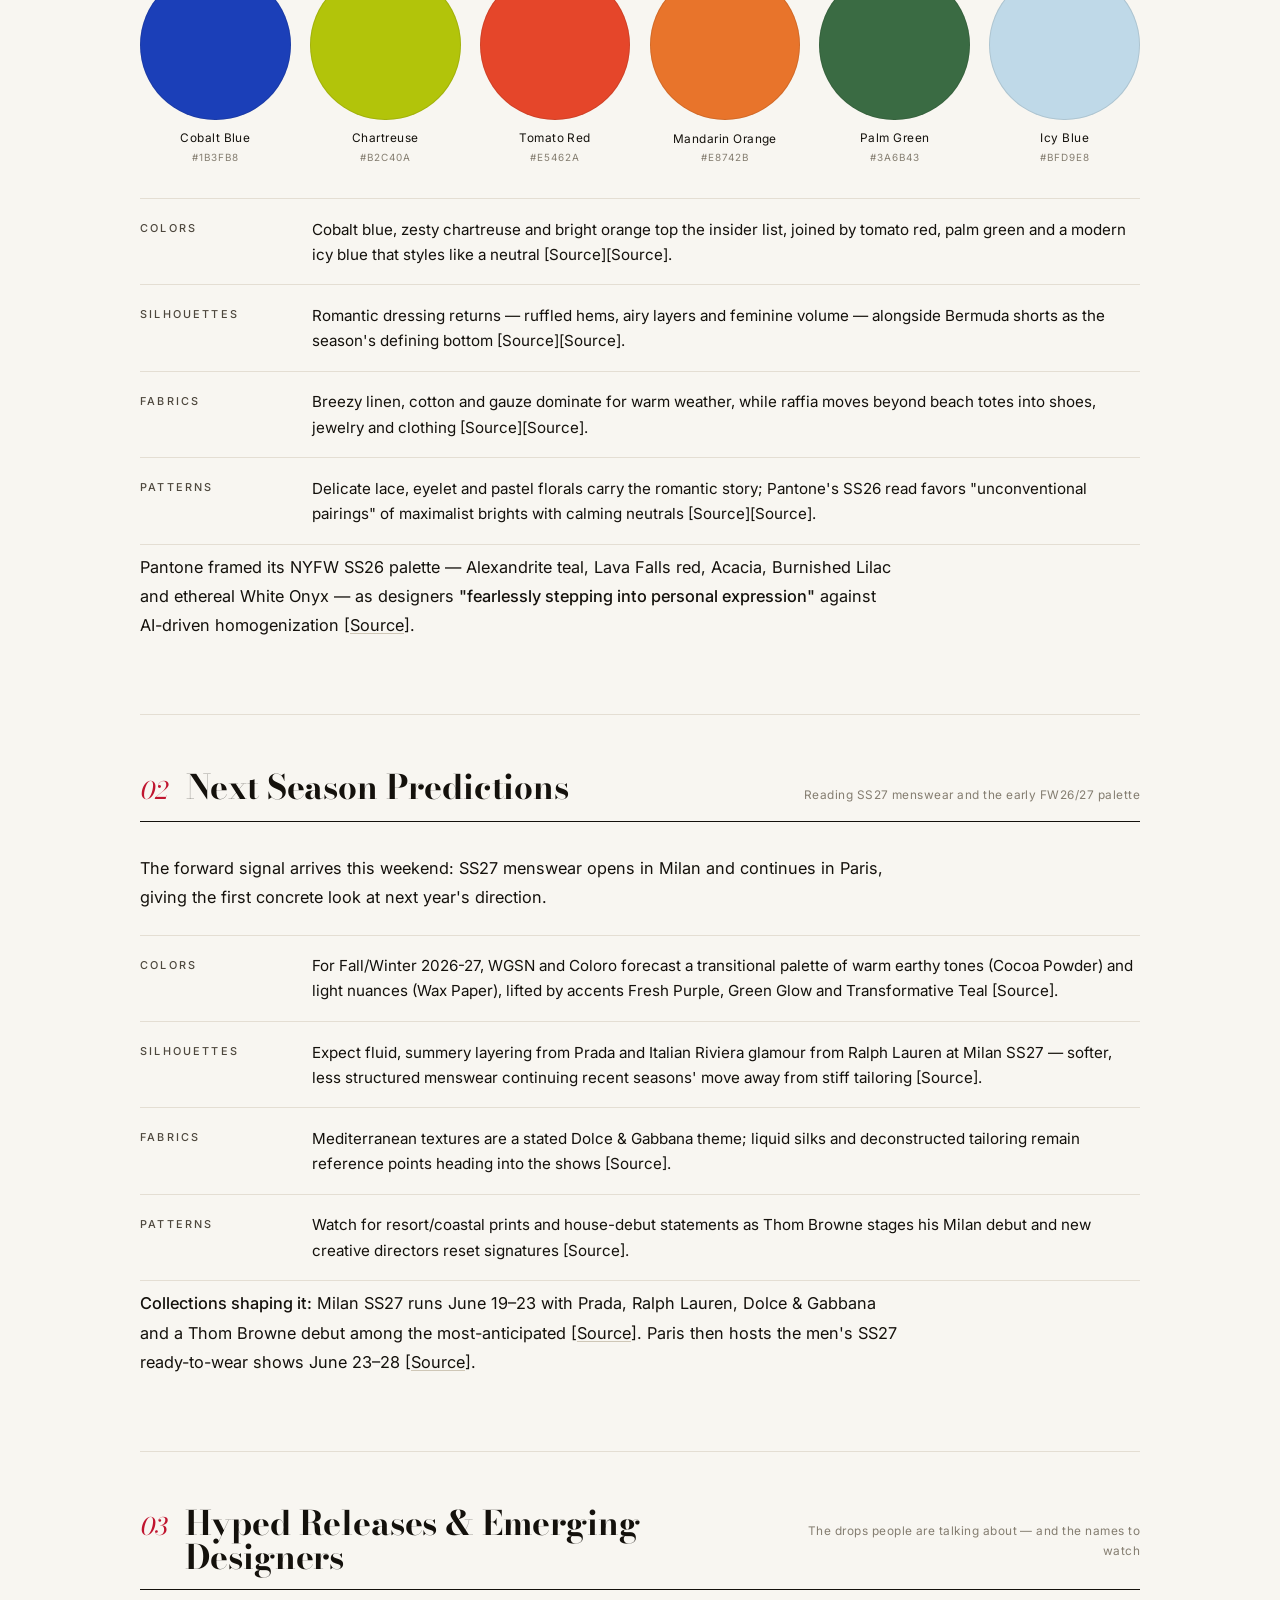
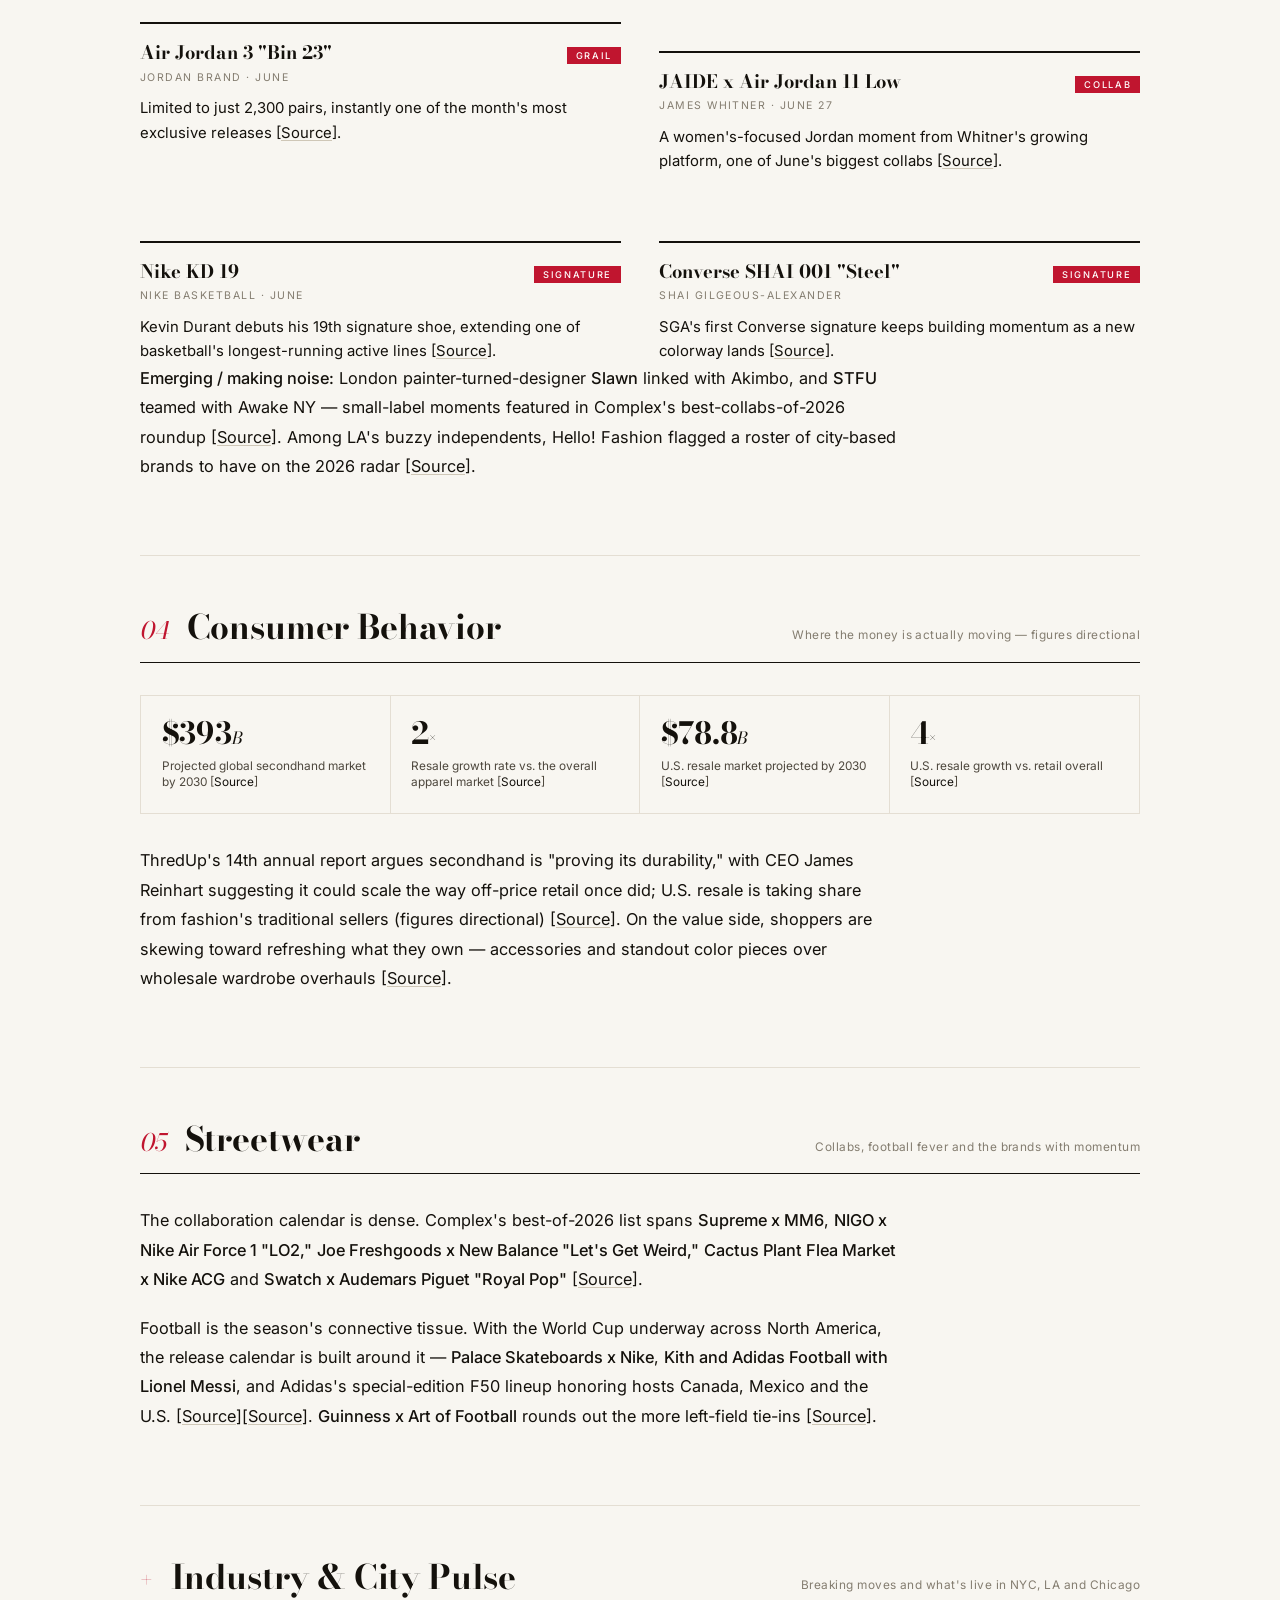
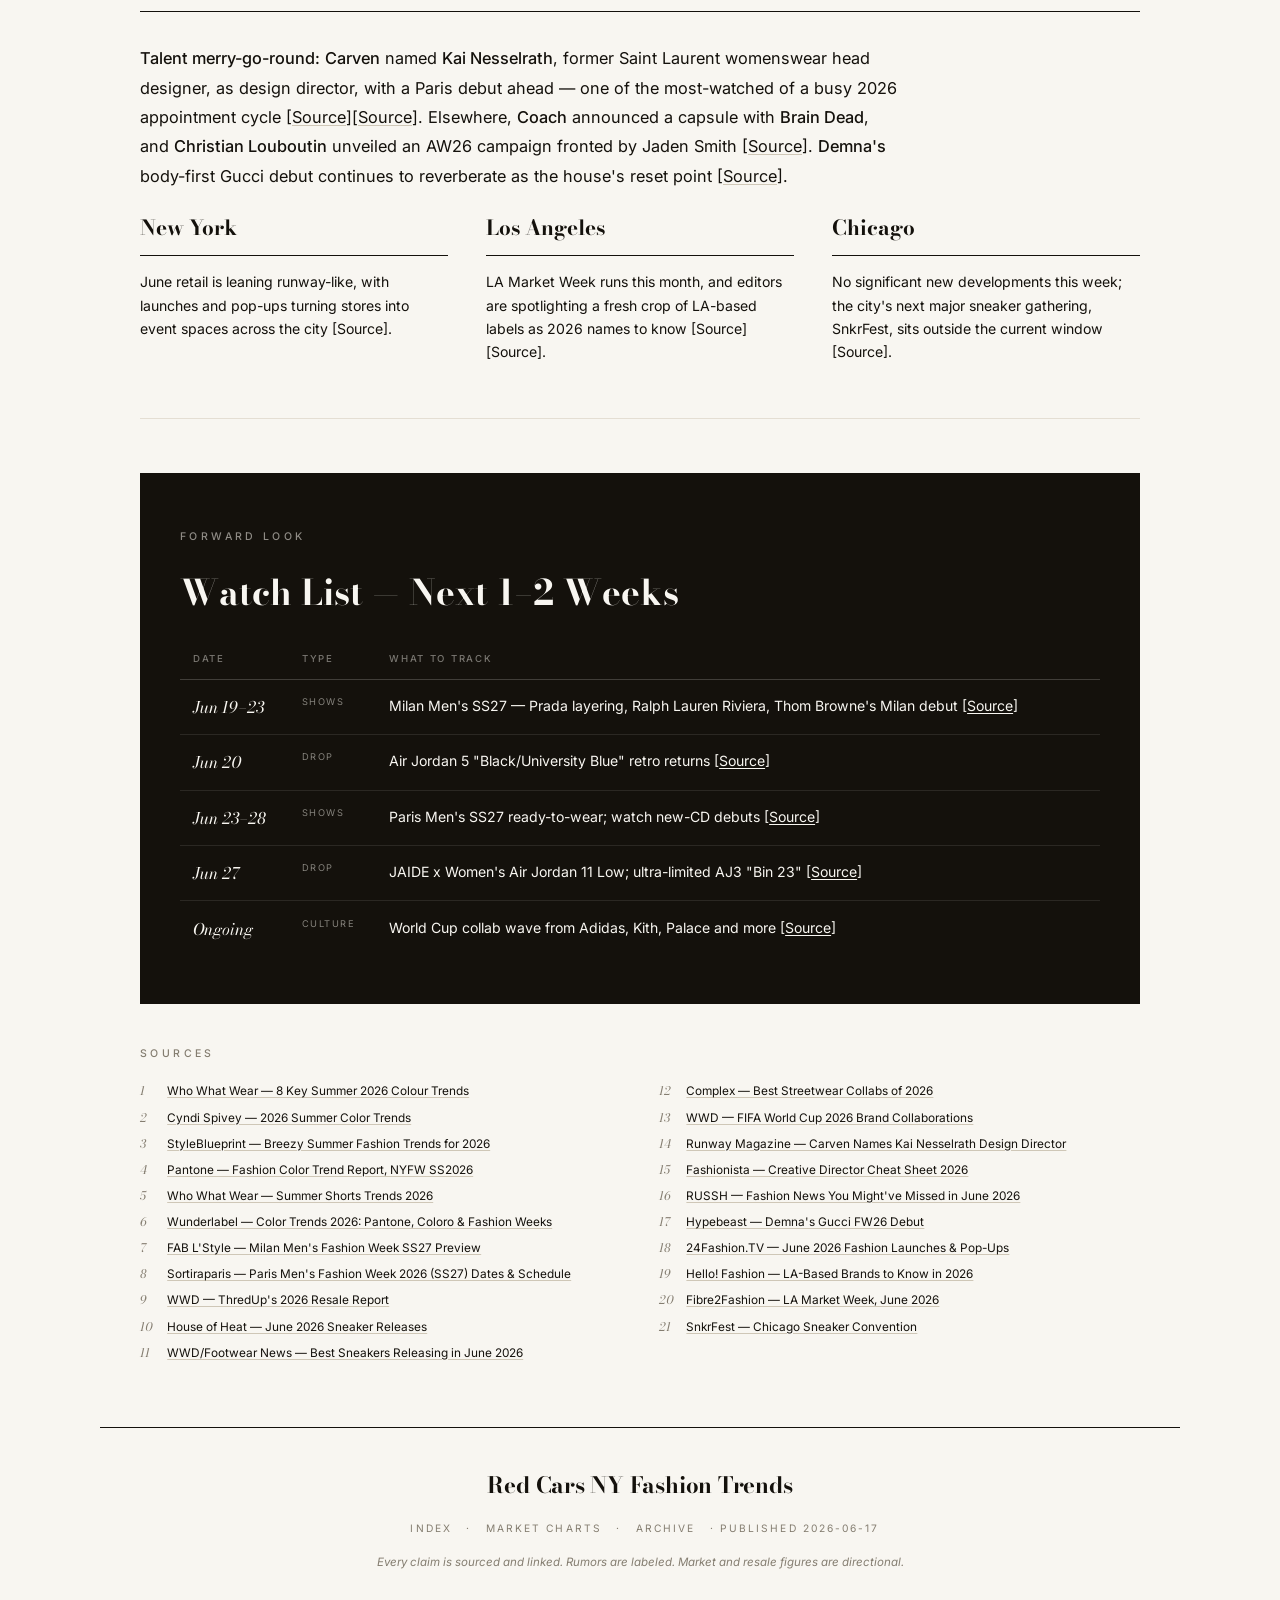
<file: docs/editions/2026-06-17.html>
<!DOCTYPE html>
<html lang="en">
<head>
  <meta charset="UTF-8" />
  <meta name="viewport" content="width=device-width, initial-scale=1.0" />
  <title>Red Cars NY Fashion Trends — 2026-06-17</title>
  <link rel="preconnect" href="https://fonts.googleapis.com" />
  <link rel="preconnect" href="https://fonts.gstatic.com" crossorigin />
  <link href="https://fonts.googleapis.com/css2?family=Bodoni+Moda:ital,opsz,wght@0,6..96,400;0,6..96,700;0,6..96,900;1,6..96,400;1,6..96,700&family=Jost:ital,wght@0,300;0,400;0,500;1,400&display=swap" rel="stylesheet" />
  <link rel="stylesheet" href="../style.css" />
  <!--META {"date": "2026-06-17", "title": "Loud Color and Big Football Set Fashion's Summer Agenda"}-->
</head>
<body>

  <header class="site-head container">
    <div class="topline">
      <span><a href="../index.html">&larr;&nbsp;&nbsp;Index</a></span>
      <span>Daily Fashion Report</span>
      <span><a href="../archive.html">Archive</a></span>
    </div>
    <div class="wordmark-block">
      <div class="brandmark">
        <img class="car-logo" src="../assets/redcar.png" alt="Red Cars NY" />
        <h1 class="wordmark"><span class="red">Red Cars NY</span><br />Fashion Trends</h1>
      </div>
      <p class="tagline">Trends · Releases · Behavior · Streetwear</p>
      <div class="accent-rule"></div>
    </div>
    <nav class="mainnav">
      <a href="#current">Current Season</a>
      <a href="#next">Next Season</a>
      <a href="#releases">Hyped &amp; Emerging</a>
      <a href="#behavior">Consumer Behavior</a>
      <a href="#streetwear">Streetwear</a>
      <a href="../trends.html">Market Charts</a>
      <a href="#watch">Watch List</a>
    </nav>
  </header>

  <main class="container">
<div class="report-head">
  <p class="report-date">Wednesday · June 17, 2026</p>
  <h2 class="report-title">Loud Color and Big Football Set Fashion's Summer Agenda</h2>
  <p class="report-standfirst">Summer 2026 ditches quiet luxury for saturated, statement-making color — while the World Cup and back-to-back men's shows in Milan and Paris dominate the conversation ahead of the weekend.</p>
</div>

<section class="summary">
  <span class="kicker">Executive Summary</span>
  <ul>
    <li><strong>Color is the headline:</strong> cobalt, chartreuse and tomato red lead a deliberate rejection of the muted neutrals that defined quiet luxury [<a href="https://www.whowhatwear.com/fashion/summer/summer-fashion-colour-trends-2026">Source</a>].</li>
    <li><strong>Men's month is here:</strong> Milan (June 19–23) and Paris (June 23–28) stage Spring/Summer 2027 menswear back-to-back, with debuts and Riviera glamour expected [<a href="https://fablstyle.com/milan-mens-fashion-week-ss27/">Source</a>][<a href="https://www.sortiraparis.com/en/what-to-do-in-paris/shopping-fashion/articles/60074-paris-men-s-fashion-week-2026-dates-and-schedule-of-the-spring-summer-2027-shows">Source</a>].</li>
    <li><strong>The World Cup effect:</strong> with the tournament underway across North America, brands from Adidas and Kith to Palace and Guinness are flooding the calendar with football collabs [<a href="https://wwd.com/pop-culture/culture-news/world-cup-2026-brand-collaborations-1238984935/">Source</a>].</li>
    <li><strong>Resale keeps compounding:</strong> ThredUp projects global secondhand at $393B by 2030, growing twice as fast as the broader apparel market (directional) [<a href="https://wwd.com/sustainability/business/thredup-2026-resale-report-secondhand-growth-1238871192/">Source</a>].</li>
    <li><strong>Loaded sneaker month:</strong> a 2,300-pair Air Jordan 3 "Bin 23," KD 19 and James Whitner's JAIDE x Air Jordan 11 Low anchor June drops [<a href="https://houseofheat.co/upcoming-sneaker-releases-june-2026">Source</a>].</li>
    <li><strong>Talent on the move:</strong> Carven named Kai Nesselrath design director, joining a crowded slate of houses resetting creative leadership for 2026 [<a href="https://www.runwaylive.com/carven-kai-nesselrath-design-director-paris-fashion-week-2026.html">Source</a>].</li>
  </ul>
</section>

<section class="section" id="current">
  <div class="section-head">
    <span class="section-num">01</span>
    <span class="section-title">Current Season Trends</span>
    <span class="section-sub">Maximal color, romantic textures and an anti-neutral mood</span>
  </div>
  <p class="prose">The defining feature of summer 2026 is the <strong>absence of muted neutrals</strong> — a firm rejection of the quiet-luxury aesthetic, in favor of saturated, high-octane shades [<a href="https://www.whowhatwear.com/fashion/summer/summer-fashion-colour-trends-2026">Source</a>]. Editors point to the spring/summer collections from Chanel, Dior and Prada as proof the loud palette has fully arrived [<a href="https://www.whowhatwear.com/fashion/summer/summer-fashion-colour-trends-2026">Source</a>].</p>
  <div class="swatches">
    <div class="swatch"><div class="swatch-chip" style="background:#1B3FB8;"></div><span class="swatch-name">Cobalt Blue</span><span class="swatch-hex">#1B3FB8</span></div>
    <div class="swatch"><div class="swatch-chip" style="background:#B2C40A;"></div><span class="swatch-name">Chartreuse</span><span class="swatch-hex">#B2C40A</span></div>
    <div class="swatch"><div class="swatch-chip" style="background:#E5462A;"></div><span class="swatch-name">Tomato Red</span><span class="swatch-hex">#E5462A</span></div>
    <div class="swatch"><div class="swatch-chip" style="background:#E8742B;"></div><span class="swatch-name">Mandarin Orange</span><span class="swatch-hex">#E8742B</span></div>
    <div class="swatch"><div class="swatch-chip" style="background:#3A6B43;"></div><span class="swatch-name">Palm Green</span><span class="swatch-hex">#3A6B43</span></div>
    <div class="swatch"><div class="swatch-chip" style="background:#BFD9E8;"></div><span class="swatch-name">Icy Blue</span><span class="swatch-hex">#BFD9E8</span></div>
  </div>
  <div class="attrs">
    <div class="attr"><div class="attr-label">Colors</div><div class="attr-body">Cobalt blue, zesty chartreuse and bright orange top the insider list, joined by tomato red, palm green and a modern icy blue that styles like a neutral [<a href="https://www.whowhatwear.com/fashion/summer/summer-fashion-colour-trends-2026">Source</a>][<a href="https://cyndispivey.com/2026-summer-color-trends/">Source</a>].</div></div>
    <div class="attr"><div class="attr-label">Silhouettes</div><div class="attr-body">Romantic dressing returns — ruffled hems, airy layers and feminine volume — alongside Bermuda shorts as the season's defining bottom [<a href="https://styleblueprint.com/everyday/summer-fashion-trends/">Source</a>][<a href="https://www.whowhatwear.com/fashion/summer/shorts-trends-summer-2026">Source</a>].</div></div>
    <div class="attr"><div class="attr-label">Fabrics</div><div class="attr-body">Breezy linen, cotton and gauze dominate for warm weather, while raffia moves beyond beach totes into shoes, jewelry and clothing [<a href="https://styleblueprint.com/everyday/summer-fashion-trends/">Source</a>][<a href="https://cyndispivey.com/2026-summer-color-trends/">Source</a>].</div></div>
    <div class="attr"><div class="attr-label">Patterns</div><div class="attr-body">Delicate lace, eyelet and pastel florals carry the romantic story; Pantone's SS26 read favors "unconventional pairings" of maximalist brights with calming neutrals [<a href="https://styleblueprint.com/everyday/summer-fashion-trends/">Source</a>][<a href="https://www.pantone.com/articles/fashion-color-trend-report/new-york-fashion-week-spring-summer-2026">Source</a>].</div></div>
  </div>
  <p class="prose">Pantone framed its NYFW SS26 palette — Alexandrite teal, Lava Falls red, Acacia, Burnished Lilac and ethereal White Onyx — as designers <strong>"fearlessly stepping into personal expression"</strong> against AI-driven homogenization [<a href="https://www.pantone.com/articles/fashion-color-trend-report/new-york-fashion-week-spring-summer-2026">Source</a>].</p>
</section>

<section class="section" id="next">
  <div class="section-head">
    <span class="section-num">02</span>
    <span class="section-title">Next Season Predictions</span>
    <span class="section-sub">Reading SS27 menswear and the early FW26/27 palette</span>
  </div>
  <p class="prose">The forward signal arrives this weekend: SS27 menswear opens in Milan and continues in Paris, giving the first concrete look at next year's direction.</p>
  <div class="attrs">
    <div class="attr"><div class="attr-label">Colors</div><div class="attr-body">For Fall/Winter 2026-27, WGSN and Coloro forecast a transitional palette of warm earthy tones (Cocoa Powder) and light nuances (Wax Paper), lifted by accents Fresh Purple, Green Glow and Transformative Teal [<a href="https://wunderlabel.com/blog/p/color-trends-2026-pantone-coloro-fashion-weeks/">Source</a>].</div></div>
    <div class="attr"><div class="attr-label">Silhouettes</div><div class="attr-body">Expect fluid, summery layering from Prada and Italian Riviera glamour from Ralph Lauren at Milan SS27 — softer, less structured menswear continuing recent seasons' move away from stiff tailoring [<a href="https://fablstyle.com/milan-mens-fashion-week-ss27/">Source</a>].</div></div>
    <div class="attr"><div class="attr-label">Fabrics</div><div class="attr-body">Mediterranean textures are a stated Dolce &amp; Gabbana theme; liquid silks and deconstructed tailoring remain reference points heading into the shows [<a href="https://fablstyle.com/milan-mens-fashion-week-ss27/">Source</a>].</div></div>
    <div class="attr"><div class="attr-label">Patterns</div><div class="attr-body">Watch for resort/coastal prints and house-debut statements as Thom Browne stages his Milan debut and new creative directors reset signatures [<a href="https://fablstyle.com/milan-mens-fashion-week-ss27/">Source</a>].</div></div>
  </div>
  <p class="prose"><strong>Collections shaping it:</strong> Milan SS27 runs June 19–23 with Prada, Ralph Lauren, Dolce &amp; Gabbana and a Thom Browne debut among the most-anticipated [<a href="https://fablstyle.com/milan-mens-fashion-week-ss27/">Source</a>]. Paris then hosts the men's SS27 ready-to-wear shows June 23–28 [<a href="https://www.sortiraparis.com/en/what-to-do-in-paris/shopping-fashion/articles/60074-paris-men-s-fashion-week-2026-dates-and-schedule-of-the-spring-summer-2027-shows">Source</a>].</p>
</section>

<section class="section" id="releases">
  <div class="section-head">
    <span class="section-num">03</span>
    <span class="section-title">Hyped Releases &amp; Emerging Designers</span>
    <span class="section-sub">The drops people are talking about — and the names to watch</span>
  </div>
  <div class="grid-2">
    <div class="entry"><div class="entry-head"><span class="entry-name">Air Jordan 3 "Bin 23"</span><span class="chip">Grail</span></div><p class="entry-meta">Jordan Brand · June</p><p class="entry-body">Limited to just 2,300 pairs, instantly one of the month's most exclusive releases [<a href="https://houseofheat.co/upcoming-sneaker-releases-june-2026">Source</a>].</p></div>
    <div class="entry"><div class="entry-head"><span class="entry-name">JAIDE x Air Jordan 11 Low</span><span class="chip">Collab</span></div><p class="entry-meta">James Whitner · June 27</p><p class="entry-body">A women's-focused Jordan moment from Whitner's growing platform, one of June's biggest collabs [<a href="https://houseofheat.co/upcoming-sneaker-releases-june-2026">Source</a>].</p></div>
    <div class="entry"><div class="entry-head"><span class="entry-name">Nike KD 19</span><span class="chip">Signature</span></div><p class="entry-meta">Nike Basketball · June</p><p class="entry-body">Kevin Durant debuts his 19th signature shoe, extending one of basketball's longest-running active lines [<a href="https://houseofheat.co/upcoming-sneaker-releases-june-2026">Source</a>].</p></div>
    <div class="entry"><div class="entry-head"><span class="entry-name">Converse SHAI 001 "Steel"</span><span class="chip">Signature</span></div><p class="entry-meta">Shai Gilgeous-Alexander</p><p class="entry-body">SGA's first Converse signature keeps building momentum as a new colorway lands [<a href="https://houseofheat.co/upcoming-sneaker-releases-june-2026">Source</a>].</p></div>
  </div>
  <p class="prose"><strong>Emerging / making noise:</strong> London painter-turned-designer <strong>Slawn</strong> linked with Akimbo, and <strong>STFU</strong> teamed with Awake NY — small-label moments featured in Complex's best-collabs-of-2026 roundup [<a href="https://www.complex.com/style/a/mike-destefano/best-streetwear-collabs-2026">Source</a>]. Among LA's buzzy independents, Hello! Fashion flagged a roster of city-based brands to have on the 2026 radar [<a href="https://www.hellomagazine.com/hfm/fashion-trends/902363/los-angeles-based-brands-to-know/">Source</a>].</p>
</section>

<section class="section" id="behavior">
  <div class="section-head">
    <span class="section-num">04</span>
    <span class="section-title">Consumer Behavior</span>
    <span class="section-sub">Where the money is actually moving — figures directional</span>
  </div>
  <div class="stats">
    <div class="stat"><div class="stat-num">$393<span class="unit">B</span></div><div class="stat-label">Projected global secondhand market by 2030 [<a href="https://wwd.com/sustainability/business/thredup-2026-resale-report-secondhand-growth-1238871192/">Source</a>]</div></div>
    <div class="stat"><div class="stat-num">2<span class="unit">×</span></div><div class="stat-label">Resale growth rate vs. the overall apparel market [<a href="https://wwd.com/sustainability/business/thredup-2026-resale-report-secondhand-growth-1238871192/">Source</a>]</div></div>
    <div class="stat"><div class="stat-num">$78.8<span class="unit">B</span></div><div class="stat-label">U.S. resale market projected by 2030 [<a href="https://wwd.com/sustainability/business/thredup-2026-resale-report-secondhand-growth-1238871192/">Source</a>]</div></div>
    <div class="stat"><div class="stat-num">4<span class="unit">×</span></div><div class="stat-label">U.S. resale growth vs. retail overall [<a href="https://wwd.com/sustainability/business/thredup-2026-resale-report-secondhand-growth-1238871192/">Source</a>]</div></div>
  </div>
  <p class="prose">ThredUp's 14th annual report argues secondhand is "proving its durability," with CEO James Reinhart suggesting it could scale the way off-price retail once did; U.S. resale is taking share from fashion's traditional sellers (figures directional) [<a href="https://wwd.com/sustainability/business/thredup-2026-resale-report-secondhand-growth-1238871192/">Source</a>]. On the value side, shoppers are skewing toward refreshing what they own — accessories and standout color pieces over wholesale wardrobe overhauls [<a href="https://styleblueprint.com/everyday/summer-fashion-trends/">Source</a>].</p>
</section>

<section class="section" id="streetwear">
  <div class="section-head">
    <span class="section-num">05</span>
    <span class="section-title">Streetwear</span>
    <span class="section-sub">Collabs, football fever and the brands with momentum</span>
  </div>
  <p class="prose">The collaboration calendar is dense. Complex's best-of-2026 list spans <strong>Supreme x MM6</strong>, <strong>NIGO x Nike Air Force 1 "LO2,"</strong> <strong>Joe Freshgoods x New Balance "Let's Get Weird,"</strong> <strong>Cactus Plant Flea Market x Nike ACG</strong> and <strong>Swatch x Audemars Piguet "Royal Pop"</strong> [<a href="https://www.complex.com/style/a/mike-destefano/best-streetwear-collabs-2026">Source</a>].</p>
  <p class="prose">Football is the season's connective tissue. With the World Cup underway across North America, the release calendar is built around it — <strong>Palace Skateboards x Nike</strong>, <strong>Kith and Adidas Football with Lionel Messi</strong>, and Adidas's special-edition F50 lineup honoring hosts Canada, Mexico and the U.S. [<a href="https://wwd.com/pop-culture/culture-news/world-cup-2026-brand-collaborations-1238984935/">Source</a>][<a href="https://houseofheat.co/upcoming-sneaker-releases-june-2026">Source</a>]. <strong>Guinness x Art of Football</strong> rounds out the more left-field tie-ins [<a href="https://wwd.com/pop-culture/culture-news/world-cup-2026-brand-collaborations-1238984935/">Source</a>].</p>
</section>

<section class="section" id="pulse">
  <div class="section-head">
    <span class="section-num">+</span>
    <span class="section-title">Industry &amp; City Pulse</span>
    <span class="section-sub">Breaking moves and what's live in NYC, LA and Chicago</span>
  </div>
  <p class="prose"><strong>Talent merry-go-round:</strong> <strong>Carven</strong> named <strong>Kai Nesselrath</strong>, former Saint Laurent womenswear head designer, as design director, with a Paris debut ahead — one of the most-watched of a busy 2026 appointment cycle [<a href="https://www.runwaylive.com/carven-kai-nesselrath-design-director-paris-fashion-week-2026.html">Source</a>][<a href="https://fashionista.com/2026/01/creative-directors-fashion-brands-news-2026">Source</a>]. Elsewhere, <strong>Coach</strong> announced a capsule with <strong>Brain Dead</strong>, and <strong>Christian Louboutin</strong> unveiled an AW26 campaign fronted by Jaden Smith [<a href="https://www.russh.com/fashion-moments-june-2026/">Source</a>]. <strong>Demna's</strong> body-first Gucci debut continues to reverberate as the house's reset point [<a href="https://hypebeast.com/2026/2/gucci-fw26-demna-debut-collection-runway-show-info">Source</a>].</p>
  <div class="cities">
    <div><div class="city-name">New York</div><div class="city-body">June retail is leaning runway-like, with launches and pop-ups turning stores into event spaces across the city [<a href="https://24fashion.tv/june-2026-fashion-launches-retail-popups-runway-event/">Source</a>].</div></div>
    <div><div class="city-name">Los Angeles</div><div class="city-body">LA Market Week runs this month, and editors are spotlighting a fresh crop of LA-based labels as 2026 names to know [<a href="https://www.fibre2fashion.com/trade-fairs/la-market-week-june-2026-65508">Source</a>][<a href="https://www.hellomagazine.com/hfm/fashion-trends/902363/los-angeles-based-brands-to-know/">Source</a>].</div></div>
    <div><div class="city-name">Chicago</div><div class="city-body">No significant new developments this week; the city's next major sneaker gathering, SnkrFest, sits outside the current window [<a href="https://snkrfest.net/">Source</a>].</div></div>
  </div>
</section>

<div class="watch" id="watch">
  <span class="kicker">Forward Look</span>
  <h2>Watch List — Next 1–2 Weeks</h2>
  <table class="watch-table"><thead><tr><th>Date</th><th>Type</th><th>What to track</th></tr></thead>
  <tbody>
    <tr><td class="w-date">Jun 19–23</td><td class="w-type">Shows</td><td>Milan Men's SS27 — Prada layering, Ralph Lauren Riviera, Thom Browne's Milan debut [<a href="https://fablstyle.com/milan-mens-fashion-week-ss27/">Source</a>]</td></tr>
    <tr><td class="w-date">Jun 20</td><td class="w-type">Drop</td><td>Air Jordan 5 "Black/University Blue" retro returns [<a href="https://houseofheat.co/upcoming-sneaker-releases-june-2026">Source</a>]</td></tr>
    <tr><td class="w-date">Jun 23–28</td><td class="w-type">Shows</td><td>Paris Men's SS27 ready-to-wear; watch new-CD debuts [<a href="https://www.sortiraparis.com/en/what-to-do-in-paris/shopping-fashion/articles/60074-paris-men-s-fashion-week-2026-dates-and-schedule-of-the-spring-summer-2027-shows">Source</a>]</td></tr>
    <tr><td class="w-date">Jun 27</td><td class="w-type">Drop</td><td>JAIDE x Women's Air Jordan 11 Low; ultra-limited AJ3 "Bin 23" [<a href="https://houseofheat.co/upcoming-sneaker-releases-june-2026">Source</a>]</td></tr>
    <tr><td class="w-date">Ongoing</td><td class="w-type">Culture</td><td>World Cup collab wave from Adidas, Kith, Palace and more [<a href="https://wwd.com/pop-culture/culture-news/world-cup-2026-brand-collaborations-1238984935/">Source</a>]</td></tr>
  </tbody></table>
</div>

<div class="sources"><span class="kicker">Sources</span><ol>
  <li><a href="https://www.whowhatwear.com/fashion/summer/summer-fashion-colour-trends-2026">Who What Wear — 8 Key Summer 2026 Colour Trends</a></li>
  <li><a href="https://cyndispivey.com/2026-summer-color-trends/">Cyndi Spivey — 2026 Summer Color Trends</a></li>
  <li><a href="https://styleblueprint.com/everyday/summer-fashion-trends/">StyleBlueprint — Breezy Summer Fashion Trends for 2026</a></li>
  <li><a href="https://www.pantone.com/articles/fashion-color-trend-report/new-york-fashion-week-spring-summer-2026">Pantone — Fashion Color Trend Report, NYFW SS2026</a></li>
  <li><a href="https://www.whowhatwear.com/fashion/summer/shorts-trends-summer-2026">Who What Wear — Summer Shorts Trends 2026</a></li>
  <li><a href="https://wunderlabel.com/blog/p/color-trends-2026-pantone-coloro-fashion-weeks/">Wunderlabel — Color Trends 2026: Pantone, Coloro &amp; Fashion Weeks</a></li>
  <li><a href="https://fablstyle.com/milan-mens-fashion-week-ss27/">FAB L'Style — Milan Men's Fashion Week SS27 Preview</a></li>
  <li><a href="https://www.sortiraparis.com/en/what-to-do-in-paris/shopping-fashion/articles/60074-paris-men-s-fashion-week-2026-dates-and-schedule-of-the-spring-summer-2027-shows">Sortiraparis — Paris Men's Fashion Week 2026 (SS27) Dates &amp; Schedule</a></li>
  <li><a href="https://wwd.com/sustainability/business/thredup-2026-resale-report-secondhand-growth-1238871192/">WWD — ThredUp's 2026 Resale Report</a></li>
  <li><a href="https://houseofheat.co/upcoming-sneaker-releases-june-2026">House of Heat — June 2026 Sneaker Releases</a></li>
  <li><a href="https://wwd.com/footwear-news/sneaker-news/sneaker-release-date-calendar-june-2026-1238986643/">WWD/Footwear News — Best Sneakers Releasing in June 2026</a></li>
  <li><a href="https://www.complex.com/style/a/mike-destefano/best-streetwear-collabs-2026">Complex — Best Streetwear Collabs of 2026</a></li>
  <li><a href="https://wwd.com/pop-culture/culture-news/world-cup-2026-brand-collaborations-1238984935/">WWD — FIFA World Cup 2026 Brand Collaborations</a></li>
  <li><a href="https://www.runwaylive.com/carven-kai-nesselrath-design-director-paris-fashion-week-2026.html">Runway Magazine — Carven Names Kai Nesselrath Design Director</a></li>
  <li><a href="https://fashionista.com/2026/01/creative-directors-fashion-brands-news-2026">Fashionista — Creative Director Cheat Sheet 2026</a></li>
  <li><a href="https://www.russh.com/fashion-moments-june-2026/">RUSSH — Fashion News You Might've Missed in June 2026</a></li>
  <li><a href="https://hypebeast.com/2026/2/gucci-fw26-demna-debut-collection-runway-show-info">Hypebeast — Demna's Gucci FW26 Debut</a></li>
  <li><a href="https://24fashion.tv/june-2026-fashion-launches-retail-popups-runway-event/">24Fashion.TV — June 2026 Fashion Launches &amp; Pop-Ups</a></li>
  <li><a href="https://www.hellomagazine.com/hfm/fashion-trends/902363/los-angeles-based-brands-to-know/">Hello! Fashion — LA-Based Brands to Know in 2026</a></li>
  <li><a href="https://www.fibre2fashion.com/trade-fairs/la-market-week-june-2026-65508">Fibre2Fashion — LA Market Week, June 2026</a></li>
  <li><a href="https://snkrfest.net/">SnkrFest — Chicago Sneaker Convention</a></li>
</ol></div>
  </main>

  <footer class="site-foot container">
    <div class="foot-mark">Red Cars NY Fashion Trends</div>
    <div class="foot-links">
      <a href="../index.html">Index</a> · <a href="../trends.html">Market Charts</a> · <a href="../archive.html">Archive</a> · Published 2026-06-17
    </div>
    <p class="foot-note">Every claim is sourced and linked. Rumors are labeled. Market and resale figures are directional.</p>
  </footer>

</body>
</html>
</file>
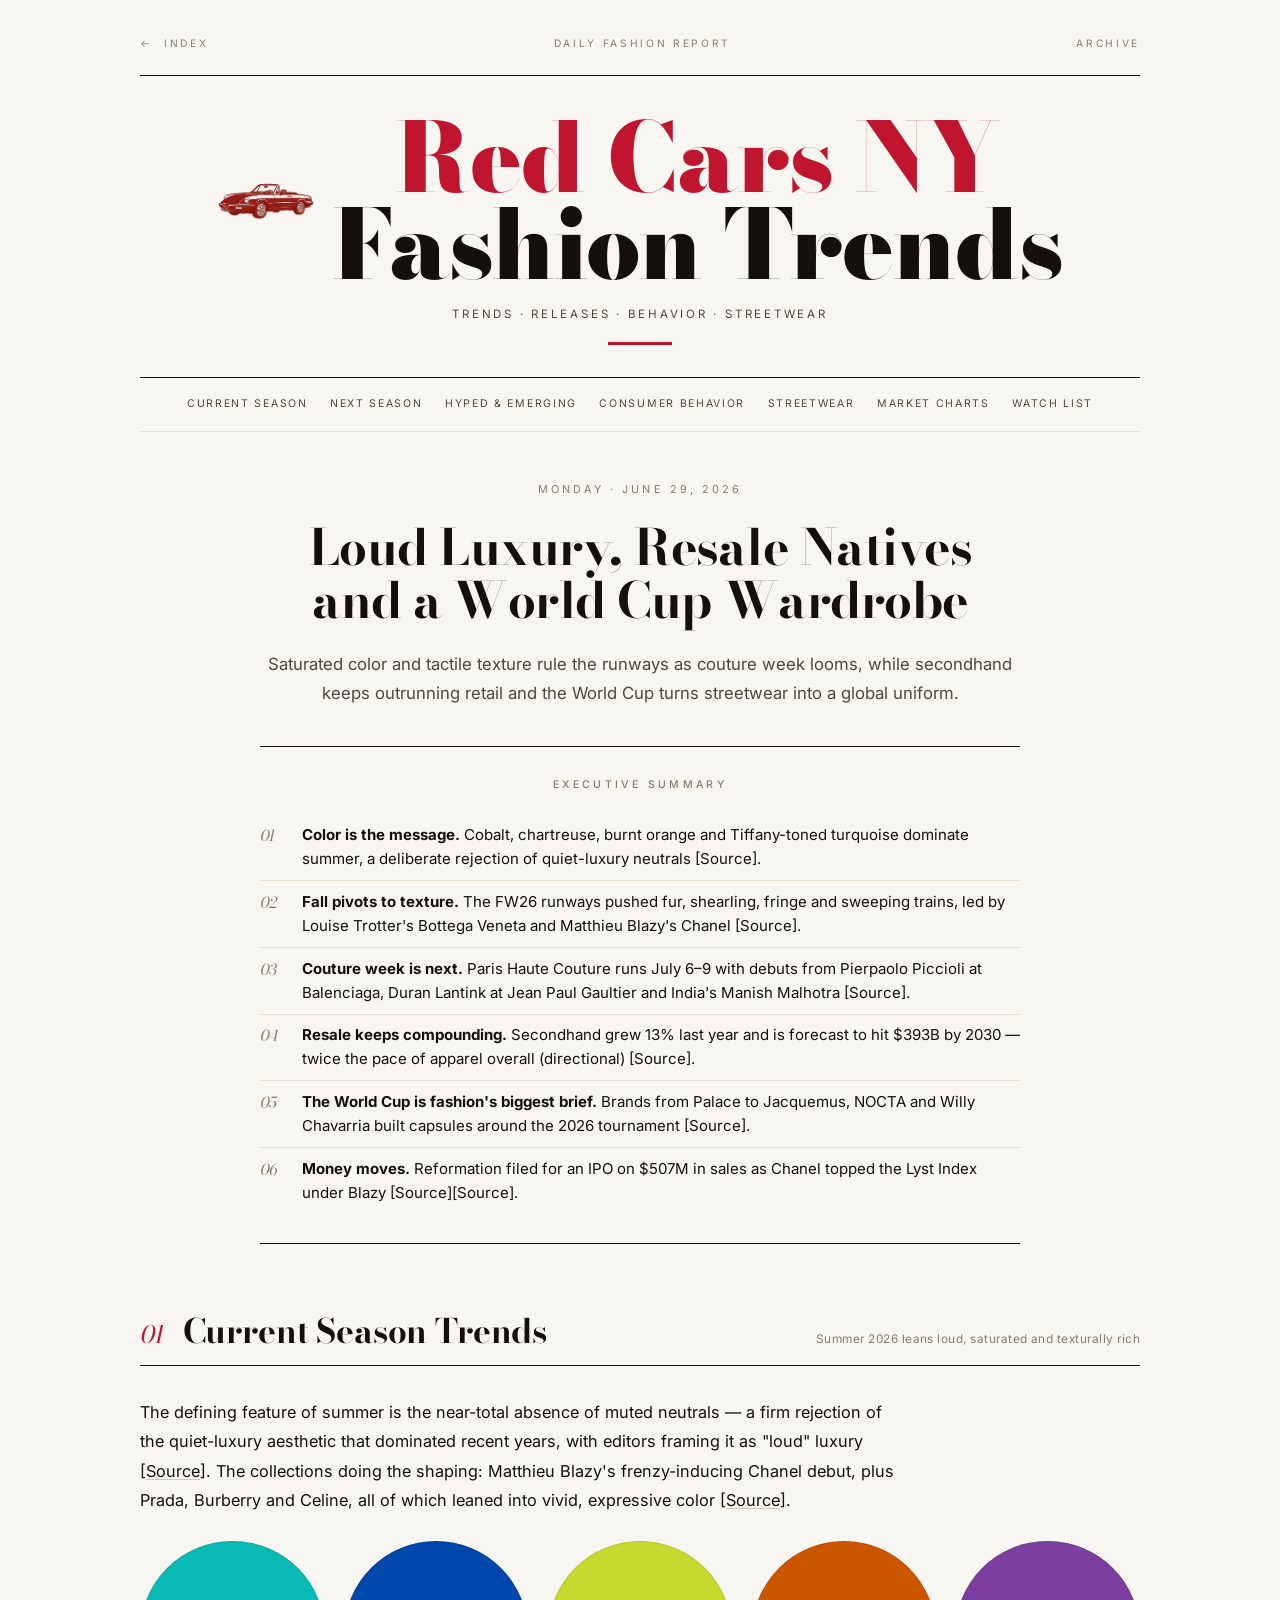
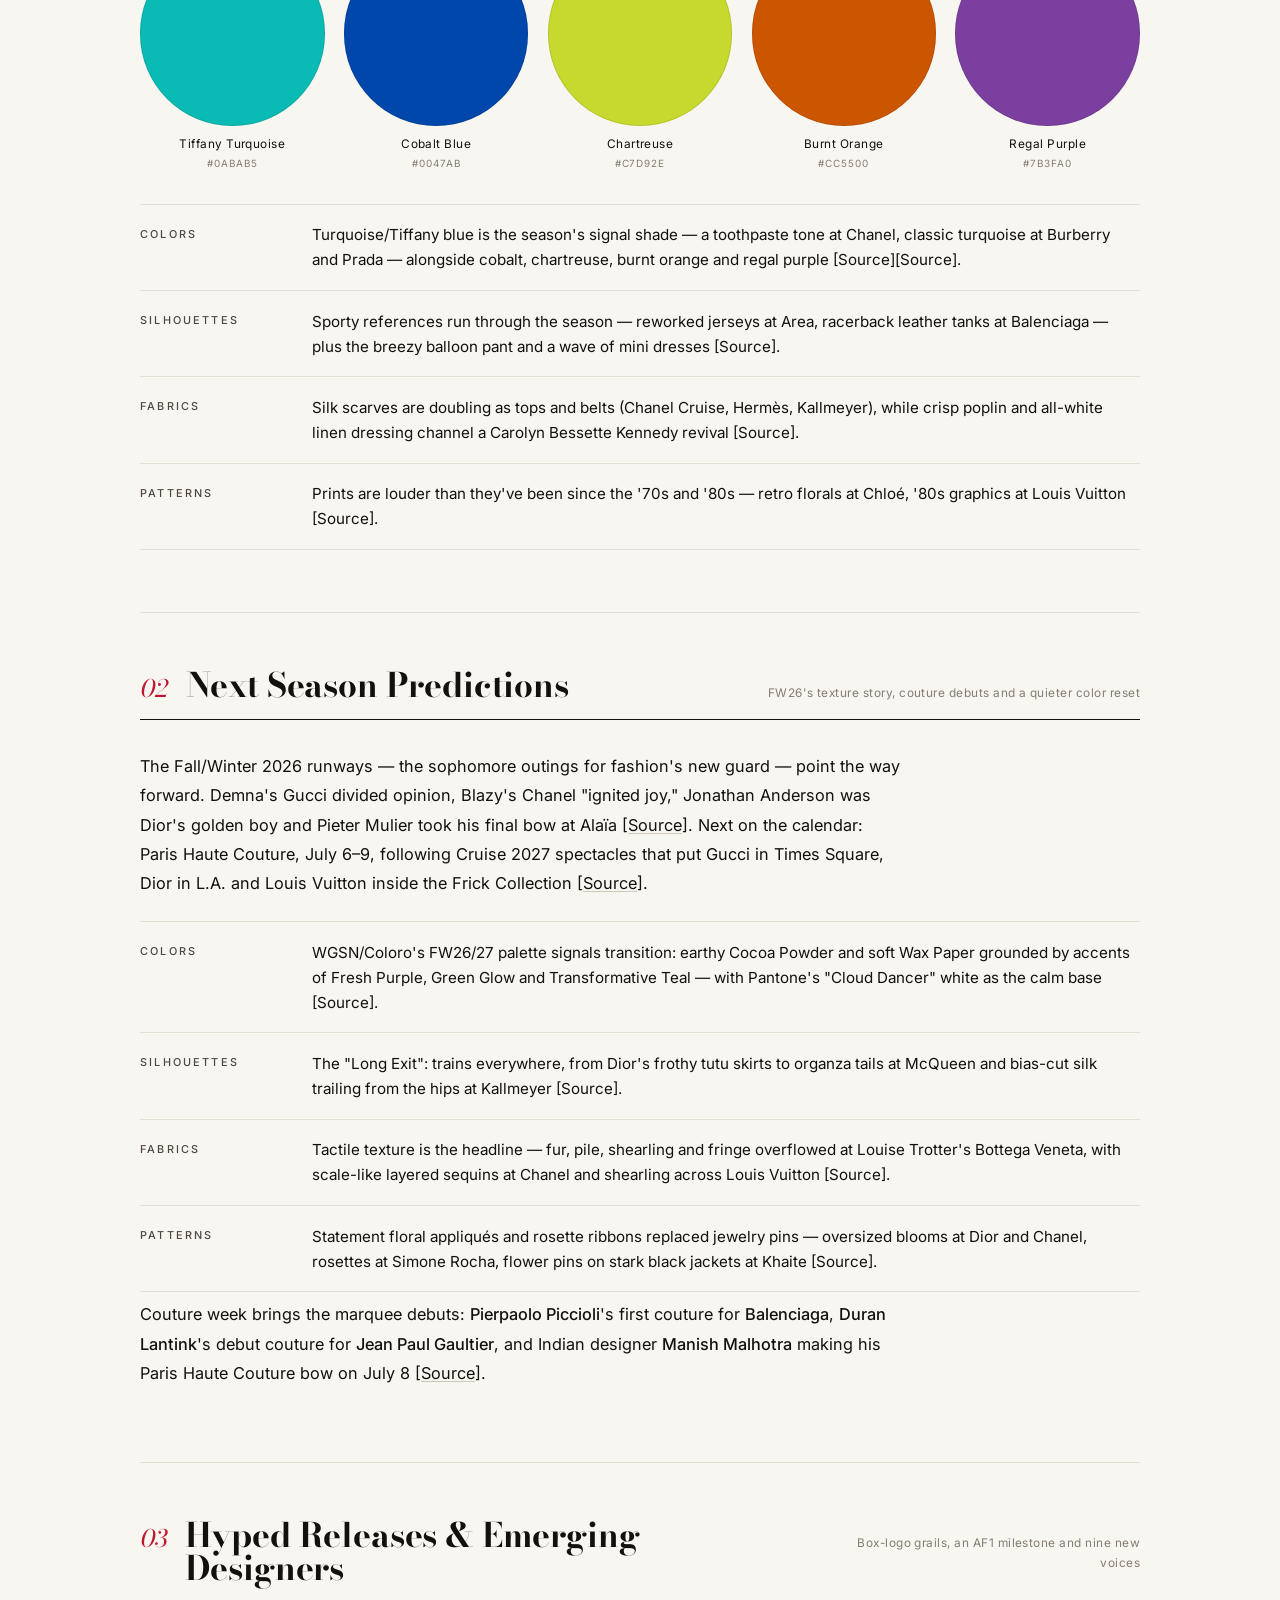
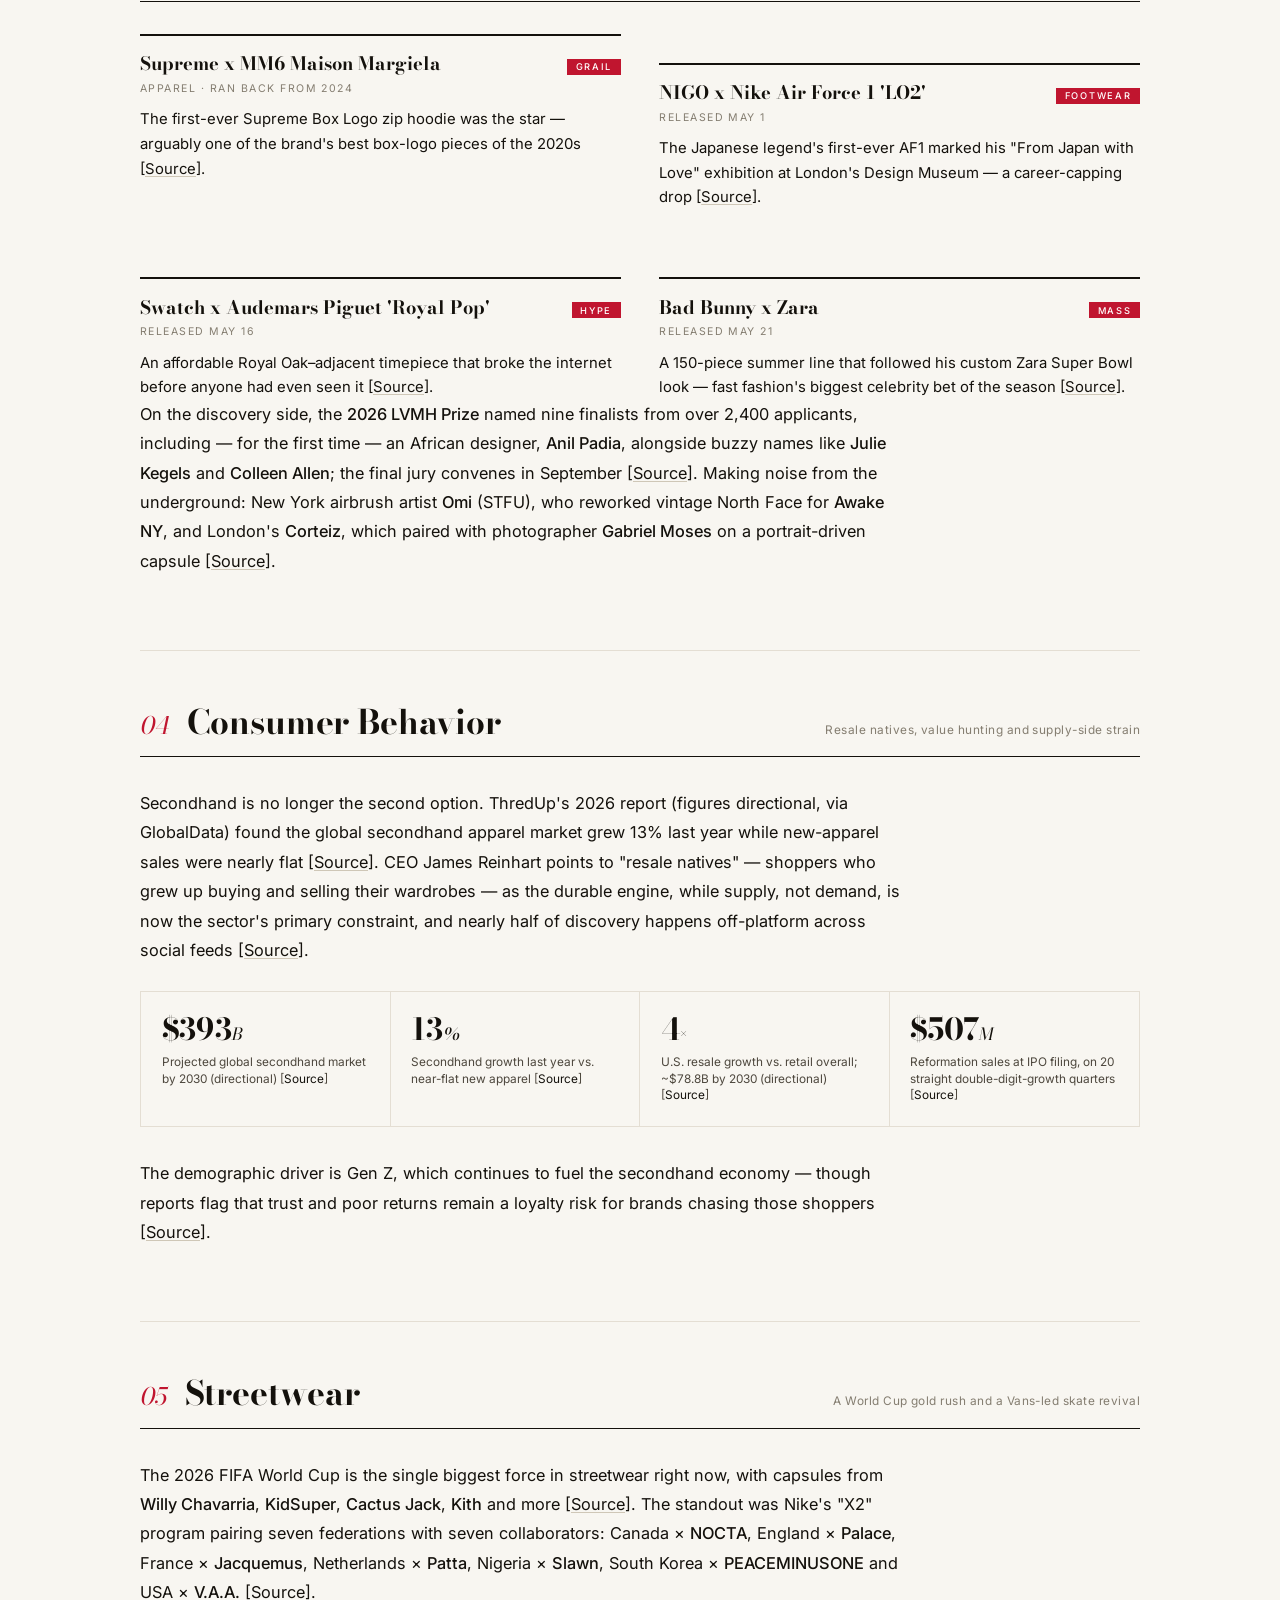
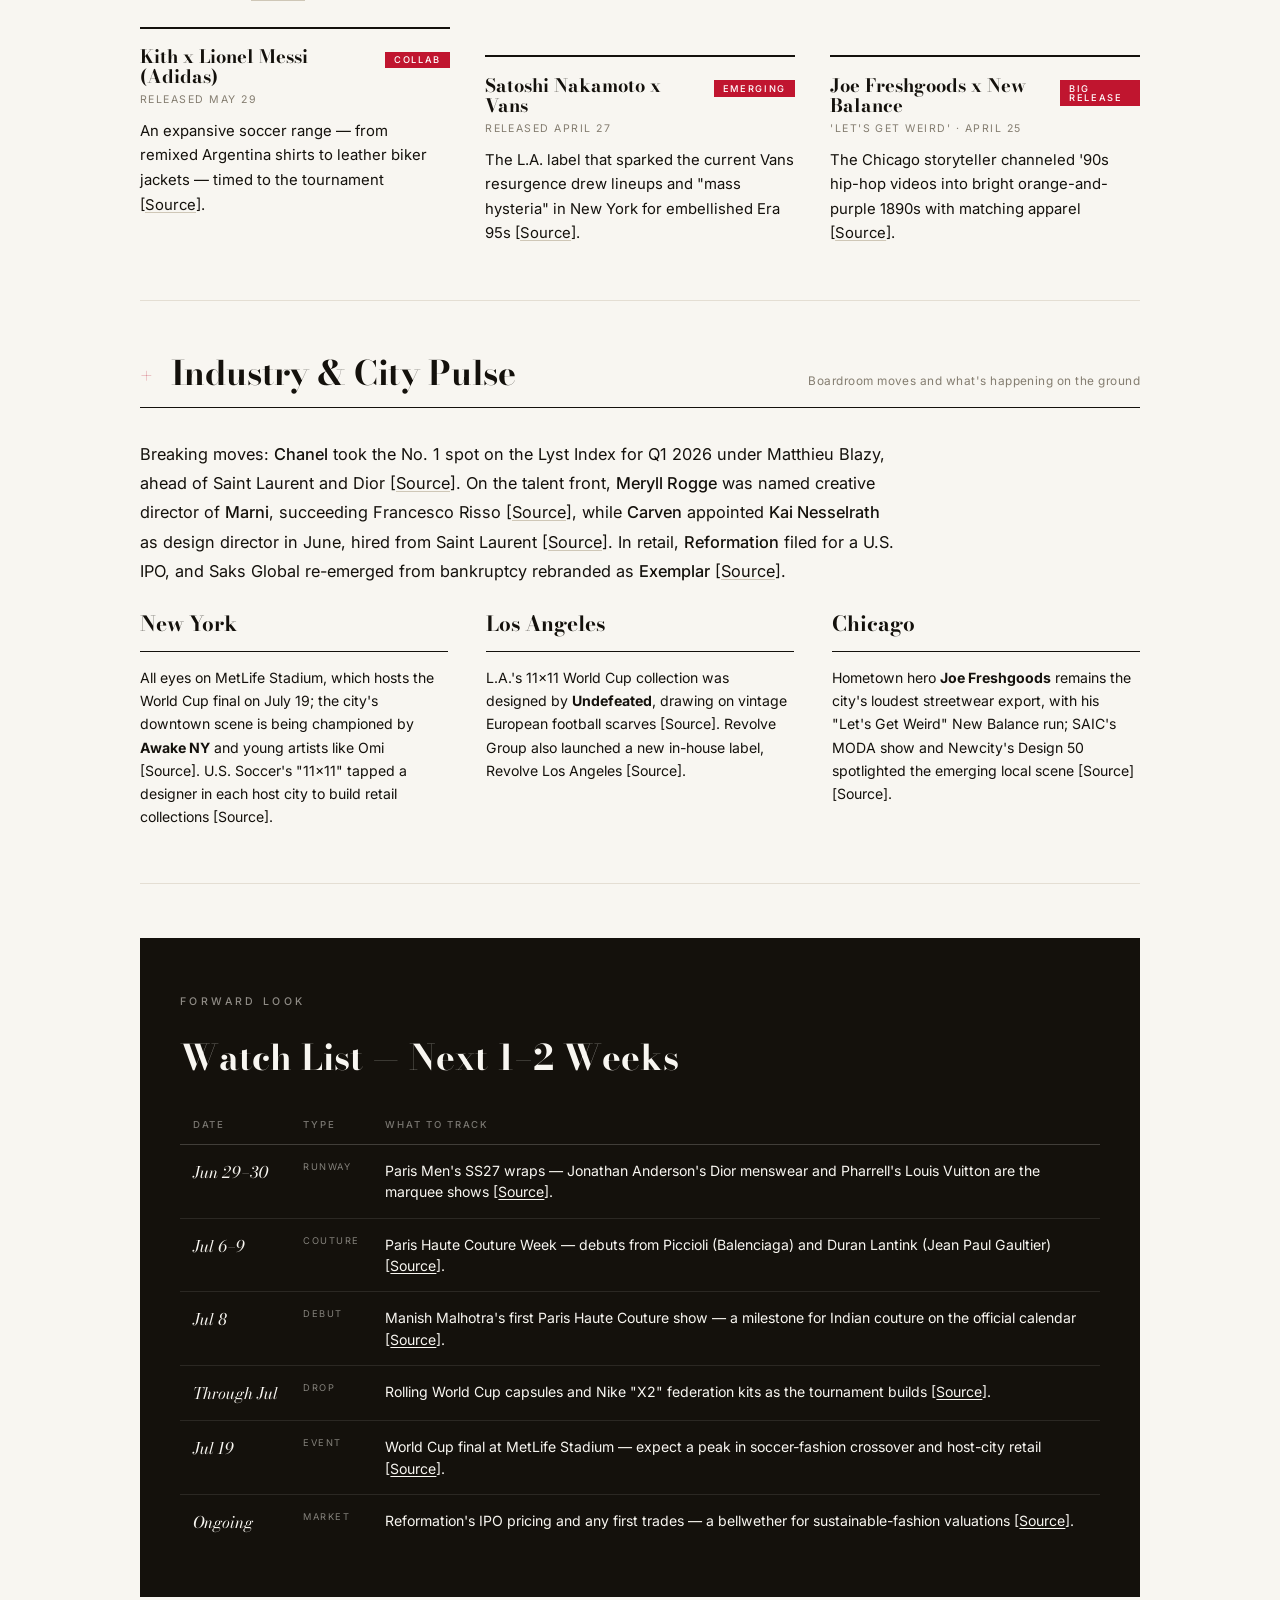
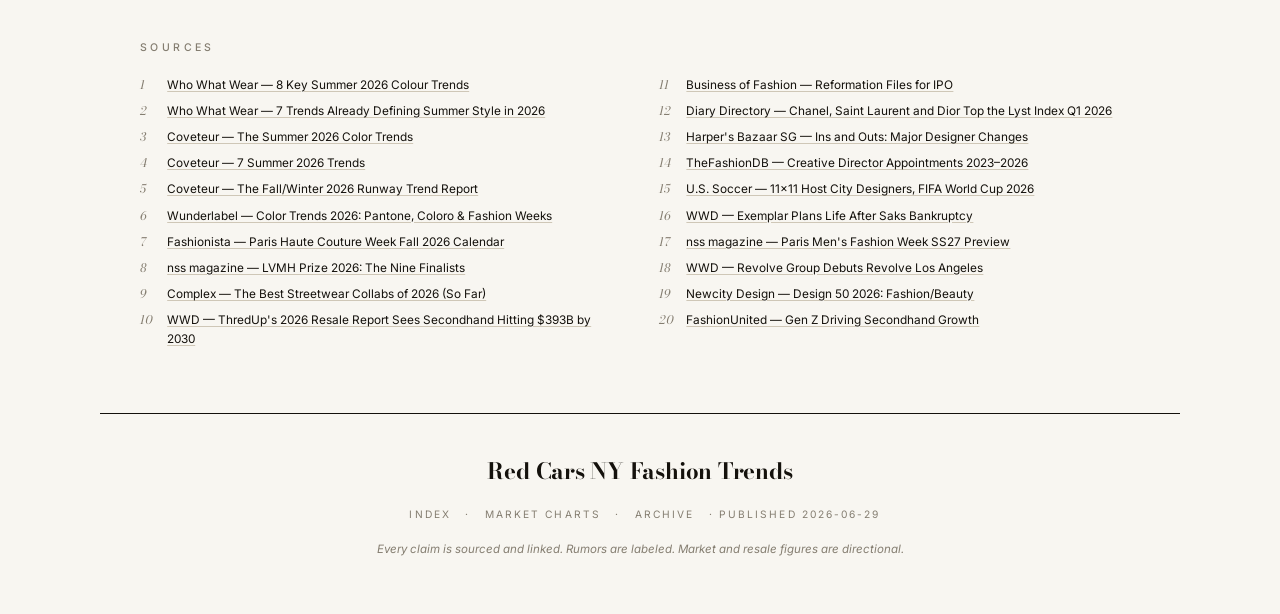
<file: docs/editions/2026-06-29.html>
<!DOCTYPE html>
<html lang="en">
<head>
  <meta charset="UTF-8" />
  <meta name="viewport" content="width=device-width, initial-scale=1.0" />
  <title>Red Cars NY Fashion Trends — 2026-06-29</title>
  <link rel="preconnect" href="https://fonts.googleapis.com" />
  <link rel="preconnect" href="https://fonts.gstatic.com" crossorigin />
  <link href="https://fonts.googleapis.com/css2?family=Bodoni+Moda:ital,opsz,wght@0,6..96,400;0,6..96,700;0,6..96,900;1,6..96,400;1,6..96,700&family=Jost:ital,wght@0,300;0,400;0,500;1,400&display=swap" rel="stylesheet" />
  <link rel="stylesheet" href="../style.css" />
  <!--META {"date": "2026-06-29", "title": "Loud Luxury, Resale Natives and a World Cup Wardrobe"}-->
</head>
<body>

  <header class="site-head container">
    <div class="topline">
      <span><a href="../index.html">&larr;&nbsp;&nbsp;Index</a></span>
      <span>Daily Fashion Report</span>
      <span><a href="../archive.html">Archive</a></span>
    </div>
    <div class="wordmark-block">
      <div class="brandmark">
        <img class="car-logo" src="../assets/redcar.png" alt="Red Cars NY" />
        <h1 class="wordmark"><span class="red">Red Cars NY</span><br />Fashion Trends</h1>
      </div>
      <p class="tagline">Trends · Releases · Behavior · Streetwear</p>
      <div class="accent-rule"></div>
    </div>
    <nav class="mainnav">
      <a href="#current">Current Season</a>
      <a href="#next">Next Season</a>
      <a href="#releases">Hyped &amp; Emerging</a>
      <a href="#behavior">Consumer Behavior</a>
      <a href="#streetwear">Streetwear</a>
      <a href="../trends.html">Market Charts</a>
      <a href="#watch">Watch List</a>
    </nav>
  </header>

  <main class="container">
<div class="report-head">
  <p class="report-date">Monday · June 29, 2026</p>
  <h2 class="report-title">Loud Luxury, Resale Natives and a World Cup Wardrobe</h2>
  <p class="report-standfirst">Saturated color and tactile texture rule the runways as couture week looms, while secondhand keeps outrunning retail and the World Cup turns streetwear into a global uniform.</p>
</div>

<section class="summary">
  <span class="kicker">Executive Summary</span>
  <ul>
    <li><strong>Color is the message.</strong> Cobalt, chartreuse, burnt orange and Tiffany-toned turquoise dominate summer, a deliberate rejection of quiet-luxury neutrals [<a href="https://www.whowhatwear.com/fashion/summer/summer-fashion-colour-trends-2026">Source</a>].</li>
    <li><strong>Fall pivots to texture.</strong> The FW26 runways pushed fur, shearling, fringe and sweeping trains, led by Louise Trotter's Bottega Veneta and Matthieu Blazy's Chanel [<a href="https://coveteur.com/fall-winter-2026-runway-trends">Source</a>].</li>
    <li><strong>Couture week is next.</strong> Paris Haute Couture runs July 6–9 with debuts from Pierpaolo Piccioli at Balenciaga, Duran Lantink at Jean Paul Gaultier and India's Manish Malhotra [<a href="https://fashionista.com/2026/06/paris-haute-couture-week-july-2026-schedule">Source</a>].</li>
    <li><strong>Resale keeps compounding.</strong> Secondhand grew 13% last year and is forecast to hit $393B by 2030 — twice the pace of apparel overall (directional) [<a href="https://wwd.com/sustainability/business/thredup-2026-resale-report-secondhand-growth-1238871192/">Source</a>].</li>
    <li><strong>The World Cup is fashion's biggest brief.</strong> Brands from Palace to Jacquemus, NOCTA and Willy Chavarria built capsules around the 2026 tournament [<a href="https://www.complex.com/style/a/mike-destefano/best-streetwear-collabs-2026">Source</a>].</li>
    <li><strong>Money moves.</strong> Reformation filed for an IPO on $507M in sales as Chanel topped the Lyst Index under Blazy [<a href="https://www.businessoffashion.com/news/retail/reformation-files-for-ipo-touting-20-straight-quarters-of-double-digit-growth/">Source</a>][<a href="https://www.diarydirectory.com/newsarticle/chanel-saint-laurent-and-dior-top-the-lyst-index-2026-q1-as-fashions-hottest-brands/71692">Source</a>].</li>
  </ul>
</section>

<section class="section" id="current">
  <div class="section-head">
    <span class="section-num">01</span>
    <span class="section-title">Current Season Trends</span>
    <span class="section-sub">Summer 2026 leans loud, saturated and texturally rich</span>
  </div>
  <p class="prose">The defining feature of summer is the near-total absence of muted neutrals — a firm rejection of the quiet-luxury aesthetic that dominated recent years, with editors framing it as "loud" luxury [<a href="https://www.whowhatwear.com/fashion/summer/summer-fashion-colour-trends-2026">Source</a>]. The collections doing the shaping: Matthieu Blazy's frenzy-inducing Chanel debut, plus Prada, Burberry and Celine, all of which leaned into vivid, expressive color [<a href="https://www.whowhatwear.com/fashion/summer/summer-fashion-trends-2026">Source</a>].</p>
  <div class="swatches">
    <div class="swatch"><div class="swatch-chip" style="background:#0ABAB5;"></div><span class="swatch-name">Tiffany Turquoise</span><span class="swatch-hex">#0ABAB5</span></div>
    <div class="swatch"><div class="swatch-chip" style="background:#0047AB;"></div><span class="swatch-name">Cobalt Blue</span><span class="swatch-hex">#0047AB</span></div>
    <div class="swatch"><div class="swatch-chip" style="background:#C7D92E;"></div><span class="swatch-name">Chartreuse</span><span class="swatch-hex">#C7D92E</span></div>
    <div class="swatch"><div class="swatch-chip" style="background:#CC5500;"></div><span class="swatch-name">Burnt Orange</span><span class="swatch-hex">#CC5500</span></div>
    <div class="swatch"><div class="swatch-chip" style="background:#7B3FA0;"></div><span class="swatch-name">Regal Purple</span><span class="swatch-hex">#7B3FA0</span></div>
  </div>
  <div class="attrs">
    <div class="attr"><div class="attr-label">Colors</div><div class="attr-body">Turquoise/Tiffany blue is the season's signal shade — a toothpaste tone at Chanel, classic turquoise at Burberry and Prada — alongside cobalt, chartreuse, burnt orange and regal purple [<a href="https://coveteur.com/summer-color-trends-2026">Source</a>][<a href="https://www.whowhatwear.com/fashion/summer/summer-fashion-trends-2026">Source</a>].</div></div>
    <div class="attr"><div class="attr-label">Silhouettes</div><div class="attr-body">Sporty references run through the season — reworked jerseys at Area, racerback leather tanks at Balenciaga — plus the breezy balloon pant and a wave of mini dresses [<a href="https://coveteur.com/summer-fashion-trends">Source</a>].</div></div>
    <div class="attr"><div class="attr-label">Fabrics</div><div class="attr-body">Silk scarves are doubling as tops and belts (Chanel Cruise, Hermès, Kallmeyer), while crisp poplin and all-white linen dressing channel a Carolyn Bessette Kennedy revival [<a href="https://coveteur.com/summer-fashion-trends">Source</a>].</div></div>
    <div class="attr"><div class="attr-label">Patterns</div><div class="attr-body">Prints are louder than they've been since the '70s and '80s — retro florals at Chloé, '80s graphics at Louis Vuitton [<a href="https://coveteur.com/summer-fashion-trends">Source</a>].</div></div>
  </div>
</section>

<section class="section" id="next">
  <div class="section-head">
    <span class="section-num">02</span>
    <span class="section-title">Next Season Predictions</span>
    <span class="section-sub">FW26's texture story, couture debuts and a quieter color reset</span>
  </div>
  <p class="prose">The Fall/Winter 2026 runways — the sophomore outings for fashion's new guard — point the way forward. Demna's Gucci divided opinion, Blazy's Chanel "ignited joy," Jonathan Anderson was Dior's golden boy and Pieter Mulier took his final bow at Alaïa [<a href="https://coveteur.com/fall-winter-2026-runway-trends">Source</a>]. Next on the calendar: Paris Haute Couture, July 6–9, following Cruise 2027 spectacles that put Gucci in Times Square, Dior in L.A. and Louis Vuitton inside the Frick Collection [<a href="https://fashionista.com/2026/06/paris-haute-couture-week-july-2026-schedule">Source</a>].</p>
  <div class="attrs">
    <div class="attr"><div class="attr-label">Colors</div><div class="attr-body">WGSN/Coloro's FW26/27 palette signals transition: earthy Cocoa Powder and soft Wax Paper grounded by accents of Fresh Purple, Green Glow and Transformative Teal — with Pantone's "Cloud Dancer" white as the calm base [<a href="https://wunderlabel.com/blog/p/color-trends-2026-pantone-coloro-fashion-weeks/">Source</a>].</div></div>
    <div class="attr"><div class="attr-label">Silhouettes</div><div class="attr-body">The "Long Exit": trains everywhere, from Dior's frothy tutu skirts to organza tails at McQueen and bias-cut silk trailing from the hips at Kallmeyer [<a href="https://coveteur.com/fall-winter-2026-runway-trends">Source</a>].</div></div>
    <div class="attr"><div class="attr-label">Fabrics</div><div class="attr-body">Tactile texture is the headline — fur, pile, shearling and fringe overflowed at Louise Trotter's Bottega Veneta, with scale-like layered sequins at Chanel and shearling across Louis Vuitton [<a href="https://coveteur.com/fall-winter-2026-runway-trends">Source</a>].</div></div>
    <div class="attr"><div class="attr-label">Patterns</div><div class="attr-body">Statement floral appliqués and rosette ribbons replaced jewelry pins — oversized blooms at Dior and Chanel, rosettes at Simone Rocha, flower pins on stark black jackets at Khaite [<a href="https://coveteur.com/fall-winter-2026-runway-trends">Source</a>].</div></div>
  </div>
  <p class="prose">Couture week brings the marquee debuts: <strong>Pierpaolo Piccioli</strong>'s first couture for <strong>Balenciaga</strong>, <strong>Duran Lantink</strong>'s debut couture for <strong>Jean Paul Gaultier</strong>, and Indian designer <strong>Manish Malhotra</strong> making his Paris Haute Couture bow on July 8 [<a href="https://fashionista.com/2026/06/paris-haute-couture-week-july-2026-schedule">Source</a>].</p>
</section>

<section class="section" id="releases">
  <div class="section-head">
    <span class="section-num">03</span>
    <span class="section-title">Hyped Releases & Emerging Designers</span>
    <span class="section-sub">Box-logo grails, an AF1 milestone and nine new voices</span>
  </div>
  <div class="grid-2">
    <div class="entry"><div class="entry-head"><span class="entry-name">Supreme x MM6 Maison Margiela</span><span class="chip">Grail</span></div><p class="entry-meta">Apparel · ran back from 2024</p><p class="entry-body">The first-ever Supreme Box Logo zip hoodie was the star — arguably one of the brand's best box-logo pieces of the 2020s [<a href="https://www.complex.com/style/a/mike-destefano/best-streetwear-collabs-2026">Source</a>].</p></div>
    <div class="entry"><div class="entry-head"><span class="entry-name">NIGO x Nike Air Force 1 'LO2'</span><span class="chip">Footwear</span></div><p class="entry-meta">Released May 1</p><p class="entry-body">The Japanese legend's first-ever AF1 marked his "From Japan with Love" exhibition at London's Design Museum — a career-capping drop [<a href="https://www.complex.com/style/a/mike-destefano/best-streetwear-collabs-2026">Source</a>].</p></div>
    <div class="entry"><div class="entry-head"><span class="entry-name">Swatch x Audemars Piguet 'Royal Pop'</span><span class="chip">Hype</span></div><p class="entry-meta">Released May 16</p><p class="entry-body">An affordable Royal Oak–adjacent timepiece that broke the internet before anyone had even seen it [<a href="https://www.complex.com/style/a/mike-destefano/best-streetwear-collabs-2026">Source</a>].</p></div>
    <div class="entry"><div class="entry-head"><span class="entry-name">Bad Bunny x Zara</span><span class="chip">Mass</span></div><p class="entry-meta">Released May 21</p><p class="entry-body">A 150-piece summer line that followed his custom Zara Super Bowl look — fast fashion's biggest celebrity bet of the season [<a href="https://www.complex.com/style/a/mike-destefano/best-streetwear-collabs-2026">Source</a>].</p></div>
  </div>
  <p class="prose">On the discovery side, the <strong>2026 LVMH Prize</strong> named nine finalists from over 2,400 applicants, including — for the first time — an African designer, <strong>Anil Padia</strong>, alongside buzzy names like <strong>Julie Kegels</strong> and <strong>Colleen Allen</strong>; the final jury convenes in September [<a href="https://www.nssmag.com/en/fashion/45137/lvmh-prize-2026-finalists-jury-final">Source</a>]. Making noise from the underground: New York airbrush artist <strong>Omi</strong> (STFU), who reworked vintage North Face for <strong>Awake NY</strong>, and London's <strong>Corteiz</strong>, which paired with photographer <strong>Gabriel Moses</strong> on a portrait-driven capsule [<a href="https://www.complex.com/style/a/mike-destefano/best-streetwear-collabs-2026">Source</a>].</p>
</section>

<section class="section" id="behavior">
  <div class="section-head">
    <span class="section-num">04</span>
    <span class="section-title">Consumer Behavior</span>
    <span class="section-sub">Resale natives, value hunting and supply-side strain</span>
  </div>
  <p class="prose">Secondhand is no longer the second option. ThredUp's 2026 report (figures directional, via GlobalData) found the global secondhand apparel market grew 13% last year while new-apparel sales were nearly flat [<a href="https://wwd.com/sustainability/business/thredup-2026-resale-report-secondhand-growth-1238871192/">Source</a>]. CEO James Reinhart points to "resale natives" — shoppers who grew up buying and selling their wardrobes — as the durable engine, while supply, not demand, is now the sector's primary constraint, and nearly half of discovery happens off-platform across social feeds [<a href="https://wwd.com/sustainability/business/thredup-2026-resale-report-secondhand-growth-1238871192/">Source</a>].</p>
  <div class="stats">
    <div class="stat"><div class="stat-num">$393<span class="unit">B</span></div><div class="stat-label">Projected global secondhand market by 2030 (directional) [<a href="https://wwd.com/sustainability/business/thredup-2026-resale-report-secondhand-growth-1238871192/">Source</a>]</div></div>
    <div class="stat"><div class="stat-num">13<span class="unit">%</span></div><div class="stat-label">Secondhand growth last year vs. near-flat new apparel [<a href="https://wwd.com/sustainability/business/thredup-2026-resale-report-secondhand-growth-1238871192/">Source</a>]</div></div>
    <div class="stat"><div class="stat-num">4<span class="unit">×</span></div><div class="stat-label">U.S. resale growth vs. retail overall; ~$78.8B by 2030 (directional) [<a href="https://wwd.com/sustainability/business/thredup-2026-resale-report-secondhand-growth-1238871192/">Source</a>]</div></div>
    <div class="stat"><div class="stat-num">$507<span class="unit">M</span></div><div class="stat-label">Reformation sales at IPO filing, on 20 straight double-digit-growth quarters [<a href="https://www.businessoffashion.com/news/retail/reformation-files-for-ipo-touting-20-straight-quarters-of-double-digit-growth/">Source</a>]</div></div>
  </div>
  <p class="prose">The demographic driver is Gen Z, which continues to fuel the secondhand economy — though reports flag that trust and poor returns remain a loyalty risk for brands chasing those shoppers [<a href="https://fashionunited.com/news/fashion/gen-z-is-driving-secondhand-growth-but-poor-returns-are-costing-brands-loyalty/2026052872620">Source</a>].</p>
</section>

<section class="section" id="streetwear">
  <div class="section-head">
    <span class="section-num">05</span>
    <span class="section-title">Streetwear</span>
    <span class="section-sub">A World Cup gold rush and a Vans-led skate revival</span>
  </div>
  <p class="prose">The 2026 FIFA World Cup is the single biggest force in streetwear right now, with capsules from <strong>Willy Chavarria</strong>, <strong>KidSuper</strong>, <strong>Cactus Jack</strong>, <strong>Kith</strong> and more [<a href="https://www.complex.com/style/a/mike-destefano/best-streetwear-collabs-2026">Source</a>]. The standout was Nike's "X2" program pairing seven federations with seven collaborators: Canada × <strong>NOCTA</strong>, England × <strong>Palace</strong>, France × <strong>Jacquemus</strong>, Netherlands × <strong>Patta</strong>, Nigeria × <strong>Slawn</strong>, South Korea × <strong>PEACEMINUSONE</strong> and USA × <strong>V.A.A.</strong> [<a href="https://www.complex.com/style/a/mike-destefano/best-streetwear-collabs-2026">Source</a>].</p>
  <div class="grid-3">
    <div class="entry"><div class="entry-head"><span class="entry-name">Kith x Lionel Messi (Adidas)</span><span class="chip">Collab</span></div><p class="entry-meta">Released May 29</p><p class="entry-body">An expansive soccer range — from remixed Argentina shirts to leather biker jackets — timed to the tournament [<a href="https://www.complex.com/style/a/mike-destefano/best-streetwear-collabs-2026">Source</a>].</p></div>
    <div class="entry"><div class="entry-head"><span class="entry-name">Satoshi Nakamoto x Vans</span><span class="chip">Emerging</span></div><p class="entry-meta">Released April 27</p><p class="entry-body">The L.A. label that sparked the current Vans resurgence drew lineups and "mass hysteria" in New York for embellished Era 95s [<a href="https://www.complex.com/style/a/mike-destefano/best-streetwear-collabs-2026">Source</a>].</p></div>
    <div class="entry"><div class="entry-head"><span class="entry-name">Joe Freshgoods x New Balance</span><span class="chip">Big release</span></div><p class="entry-meta">'Let's Get Weird' · April 25</p><p class="entry-body">The Chicago storyteller channeled '90s hip-hop videos into bright orange-and-purple 1890s with matching apparel [<a href="https://www.complex.com/style/a/mike-destefano/best-streetwear-collabs-2026">Source</a>].</p></div>
  </div>
</section>

<section class="section" id="pulse">
  <div class="section-head">
    <span class="section-num">+</span>
    <span class="section-title">Industry & City Pulse</span>
    <span class="section-sub">Boardroom moves and what's happening on the ground</span>
  </div>
  <p class="prose">Breaking moves: <strong>Chanel</strong> took the No. 1 spot on the Lyst Index for Q1 2026 under Matthieu Blazy, ahead of Saint Laurent and Dior [<a href="https://www.diarydirectory.com/newsarticle/chanel-saint-laurent-and-dior-top-the-lyst-index-2026-q1-as-fashions-hottest-brands/71692">Source</a>]. On the talent front, <strong>Meryll Rogge</strong> was named creative director of <strong>Marni</strong>, succeeding Francesco Risso [<a href="https://www.harpersbazaar.com.sg/fashion/news-trends/ins-and-outs-here-are-all-major-designer-changes-fashion">Source</a>], while <strong>Carven</strong> appointed <strong>Kai Nesselrath</strong> as design director in June, hired from Saint Laurent [<a href="https://thefashiondb.com/creative-director-appointments">Source</a>]. In retail, <strong>Reformation</strong> filed for a U.S. IPO, and Saks Global re-emerged from bankruptcy rebranded as <strong>Exemplar</strong> [<a href="https://wwd.com/business-news/retail/saks-global-renamed-exemplar-luxury-group-exits-bankruptcy-1239037467/">Source</a>].</p>
  <div class="cities">
    <div><div class="city-name">New York</div><div class="city-body">All eyes on MetLife Stadium, which hosts the World Cup final on July 19; the city's downtown scene is being championed by <strong>Awake NY</strong> and young artists like Omi [<a href="https://www.complex.com/style/a/mike-destefano/best-streetwear-collabs-2026">Source</a>]. U.S. Soccer's "11x11" tapped a designer in each host city to build retail collections [<a href="https://www.ussoccer.com/stories/2026/06/usmnt/11x11-host-city-designers-world-cup-retail-collection">Source</a>].</div></div>
    <div><div class="city-name">Los Angeles</div><div class="city-body">L.A.'s 11x11 World Cup collection was designed by <strong>Undefeated</strong>, drawing on vintage European football scarves [<a href="https://www.ussoccer.com/stories/2026/06/usmnt/11x11-host-city-designers-world-cup-retail-collection">Source</a>]. Revolve Group also launched a new in-house label, Revolve Los Angeles [<a href="https://wwd.com/fashion-news/fashion-features/revolve-los-angeles-fashion-brand-bella-hadid-1238644398/">Source</a>].</div></div>
    <div><div class="city-name">Chicago</div><div class="city-body">Hometown hero <strong>Joe Freshgoods</strong> remains the city's loudest streetwear export, with his "Let's Get Weird" New Balance run; SAIC's MODA show and Newcity's Design 50 spotlighted the emerging local scene [<a href="https://www.complex.com/style/a/mike-destefano/best-streetwear-collabs-2026">Source</a>][<a href="https://design.newcity.com/2026/06/03/design-50-2026-fashion-beauty/">Source</a>].</div></div>
  </div>
</section>

<div class="watch" id="watch">
  <span class="kicker">Forward Look</span>
  <h2>Watch List — Next 1–2 Weeks</h2>
  <table class="watch-table">
    <thead><tr><th>Date</th><th>Type</th><th>What to track</th></tr></thead>
    <tbody>
      <tr><td class="w-date">Jun 29–30</td><td class="w-type">Runway</td><td>Paris Men's SS27 wraps — Jonathan Anderson's Dior menswear and Pharrell's Louis Vuitton are the marquee shows [<a href="https://www.nssmag.com/en/fashion/45914/5-things-to-expect-from-paris-fashion-week-men-s-ss27">Source</a>].</td></tr>
      <tr><td class="w-date">Jul 6–9</td><td class="w-type">Couture</td><td>Paris Haute Couture Week — debuts from Piccioli (Balenciaga) and Duran Lantink (Jean Paul Gaultier) [<a href="https://fashionista.com/2026/06/paris-haute-couture-week-july-2026-schedule">Source</a>].</td></tr>
      <tr><td class="w-date">Jul 8</td><td class="w-type">Debut</td><td>Manish Malhotra's first Paris Haute Couture show — a milestone for Indian couture on the official calendar [<a href="https://fashionista.com/2026/06/paris-haute-couture-week-july-2026-schedule">Source</a>].</td></tr>
      <tr><td class="w-date">Through Jul</td><td class="w-type">Drop</td><td>Rolling World Cup capsules and Nike "X2" federation kits as the tournament builds [<a href="https://www.complex.com/style/a/mike-destefano/best-streetwear-collabs-2026">Source</a>].</td></tr>
      <tr><td class="w-date">Jul 19</td><td class="w-type">Event</td><td>World Cup final at MetLife Stadium — expect a peak in soccer-fashion crossover and host-city retail [<a href="https://www.ussoccer.com/stories/2026/06/usmnt/11x11-host-city-designers-world-cup-retail-collection">Source</a>].</td></tr>
      <tr><td class="w-date">Ongoing</td><td class="w-type">Market</td><td>Reformation's IPO pricing and any first trades — a bellwether for sustainable-fashion valuations [<a href="https://www.businessoffashion.com/news/retail/reformation-files-for-ipo-touting-20-straight-quarters-of-double-digit-growth/">Source</a>].</td></tr>
    </tbody>
  </table>
</div>

<div class="sources">
  <span class="kicker">Sources</span>
  <ol>
    <li><a href="https://www.whowhatwear.com/fashion/summer/summer-fashion-colour-trends-2026">Who What Wear — 8 Key Summer 2026 Colour Trends</a></li>
    <li><a href="https://www.whowhatwear.com/fashion/summer/summer-fashion-trends-2026">Who What Wear — 7 Trends Already Defining Summer Style in 2026</a></li>
    <li><a href="https://coveteur.com/summer-color-trends-2026">Coveteur — The Summer 2026 Color Trends</a></li>
    <li><a href="https://coveteur.com/summer-fashion-trends">Coveteur — 7 Summer 2026 Trends</a></li>
    <li><a href="https://coveteur.com/fall-winter-2026-runway-trends">Coveteur — The Fall/Winter 2026 Runway Trend Report</a></li>
    <li><a href="https://wunderlabel.com/blog/p/color-trends-2026-pantone-coloro-fashion-weeks/">Wunderlabel — Color Trends 2026: Pantone, Coloro & Fashion Weeks</a></li>
    <li><a href="https://fashionista.com/2026/06/paris-haute-couture-week-july-2026-schedule">Fashionista — Paris Haute Couture Week Fall 2026 Calendar</a></li>
    <li><a href="https://www.nssmag.com/en/fashion/45137/lvmh-prize-2026-finalists-jury-final">nss magazine — LVMH Prize 2026: The Nine Finalists</a></li>
    <li><a href="https://www.complex.com/style/a/mike-destefano/best-streetwear-collabs-2026">Complex — The Best Streetwear Collabs of 2026 (So Far)</a></li>
    <li><a href="https://wwd.com/sustainability/business/thredup-2026-resale-report-secondhand-growth-1238871192/">WWD — ThredUp's 2026 Resale Report Sees Secondhand Hitting $393B by 2030</a></li>
    <li><a href="https://www.businessoffashion.com/news/retail/reformation-files-for-ipo-touting-20-straight-quarters-of-double-digit-growth/">Business of Fashion — Reformation Files for IPO</a></li>
    <li><a href="https://www.diarydirectory.com/newsarticle/chanel-saint-laurent-and-dior-top-the-lyst-index-2026-q1-as-fashions-hottest-brands/71692">Diary Directory — Chanel, Saint Laurent and Dior Top the Lyst Index Q1 2026</a></li>
    <li><a href="https://www.harpersbazaar.com.sg/fashion/news-trends/ins-and-outs-here-are-all-major-designer-changes-fashion">Harper's Bazaar SG — Ins and Outs: Major Designer Changes</a></li>
    <li><a href="https://thefashiondb.com/creative-director-appointments">TheFashionDB — Creative Director Appointments 2023–2026</a></li>
    <li><a href="https://www.ussoccer.com/stories/2026/06/usmnt/11x11-host-city-designers-world-cup-retail-collection">U.S. Soccer — 11x11 Host City Designers, FIFA World Cup 2026</a></li>
    <li><a href="https://wwd.com/business-news/retail/saks-global-renamed-exemplar-luxury-group-exits-bankruptcy-1239037467/">WWD — Exemplar Plans Life After Saks Bankruptcy</a></li>
    <li><a href="https://www.nssmag.com/en/fashion/45914/5-things-to-expect-from-paris-fashion-week-men-s-ss27">nss magazine — Paris Men's Fashion Week SS27 Preview</a></li>
    <li><a href="https://wwd.com/fashion-news/fashion-features/revolve-los-angeles-fashion-brand-bella-hadid-1238644398/">WWD — Revolve Group Debuts Revolve Los Angeles</a></li>
    <li><a href="https://design.newcity.com/2026/06/03/design-50-2026-fashion-beauty/">Newcity Design — Design 50 2026: Fashion/Beauty</a></li>
    <li><a href="https://fashionunited.com/news/fashion/gen-z-is-driving-secondhand-growth-but-poor-returns-are-costing-brands-loyalty/2026052872620">FashionUnited — Gen Z Driving Secondhand Growth</a></li>
  </ol>
</div>
  </main>

  <footer class="site-foot container">
    <div class="foot-mark">Red Cars NY Fashion Trends</div>
    <div class="foot-links">
      <a href="../index.html">Index</a> · <a href="../trends.html">Market Charts</a> · <a href="../archive.html">Archive</a> · Published 2026-06-29
    </div>
    <p class="foot-note">Every claim is sourced and linked. Rumors are labeled. Market and resale figures are directional.</p>
  </footer>

</body>
</html>
</file>
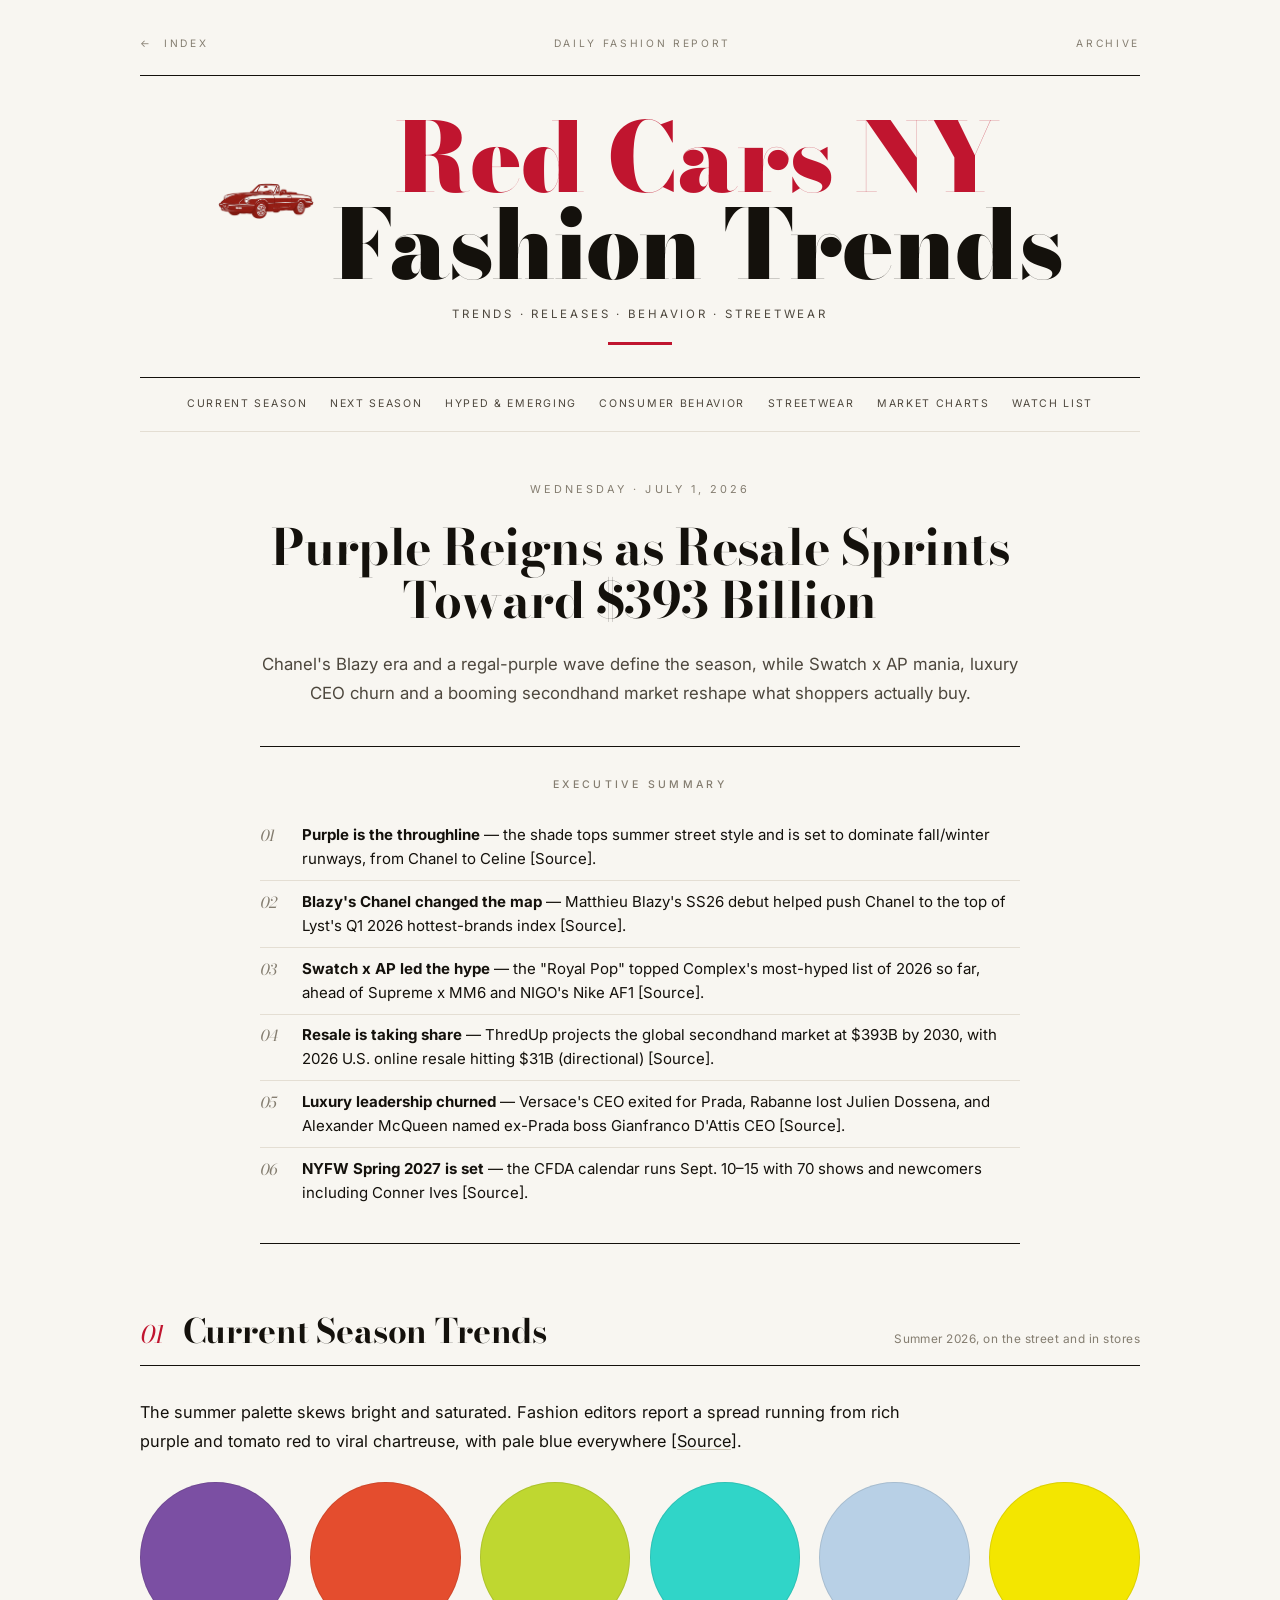
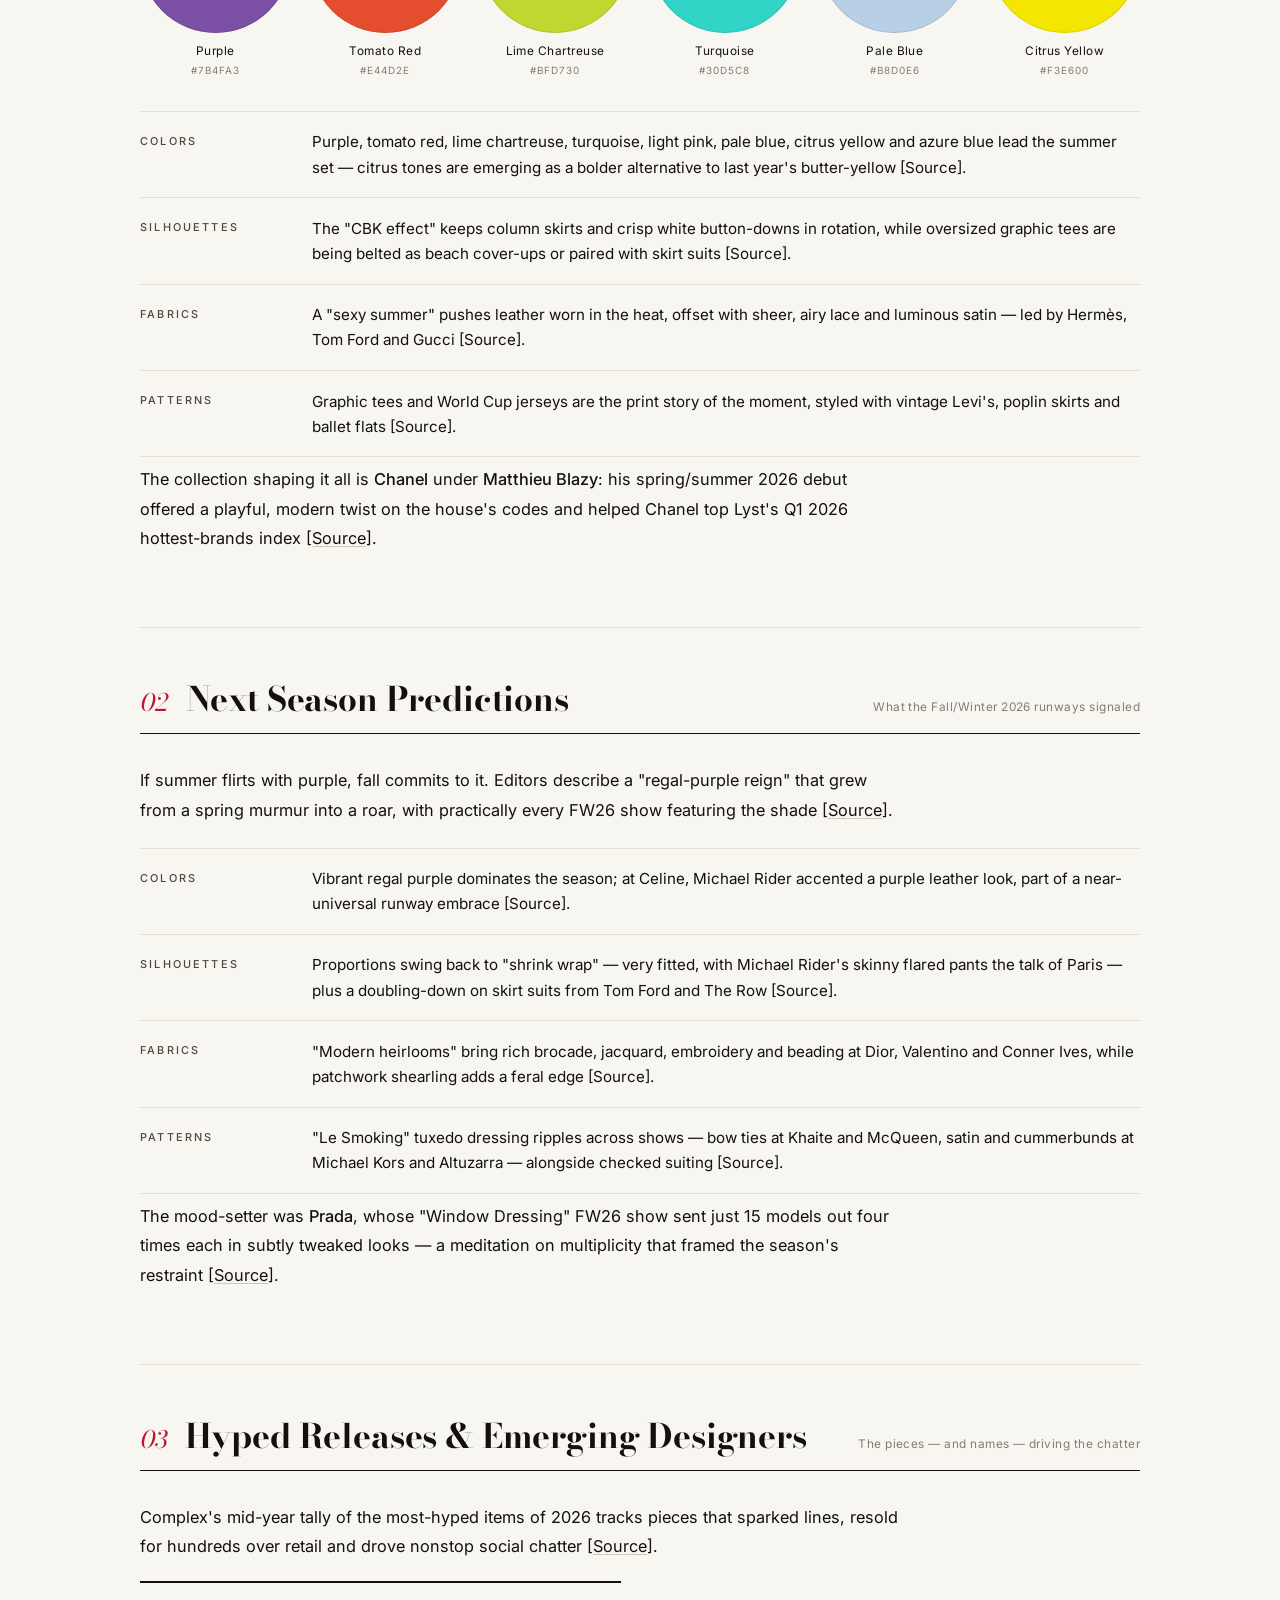
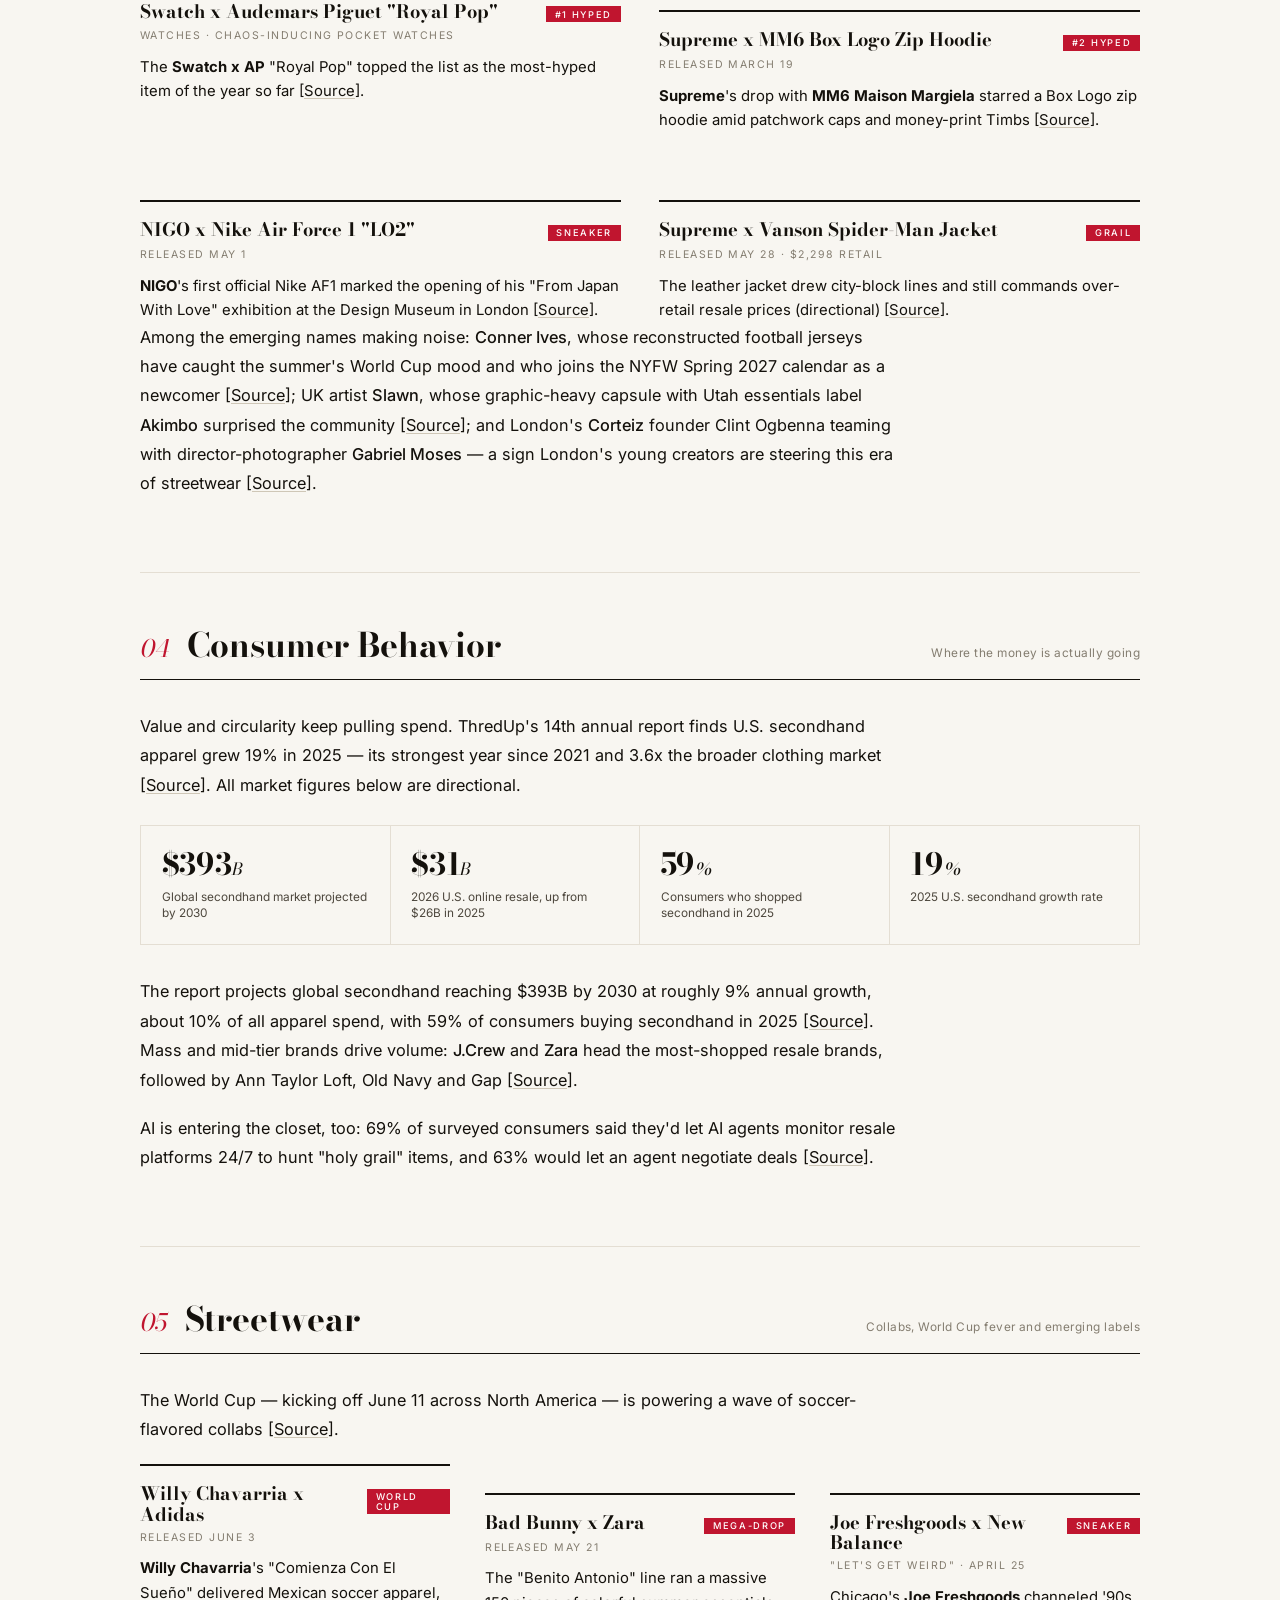
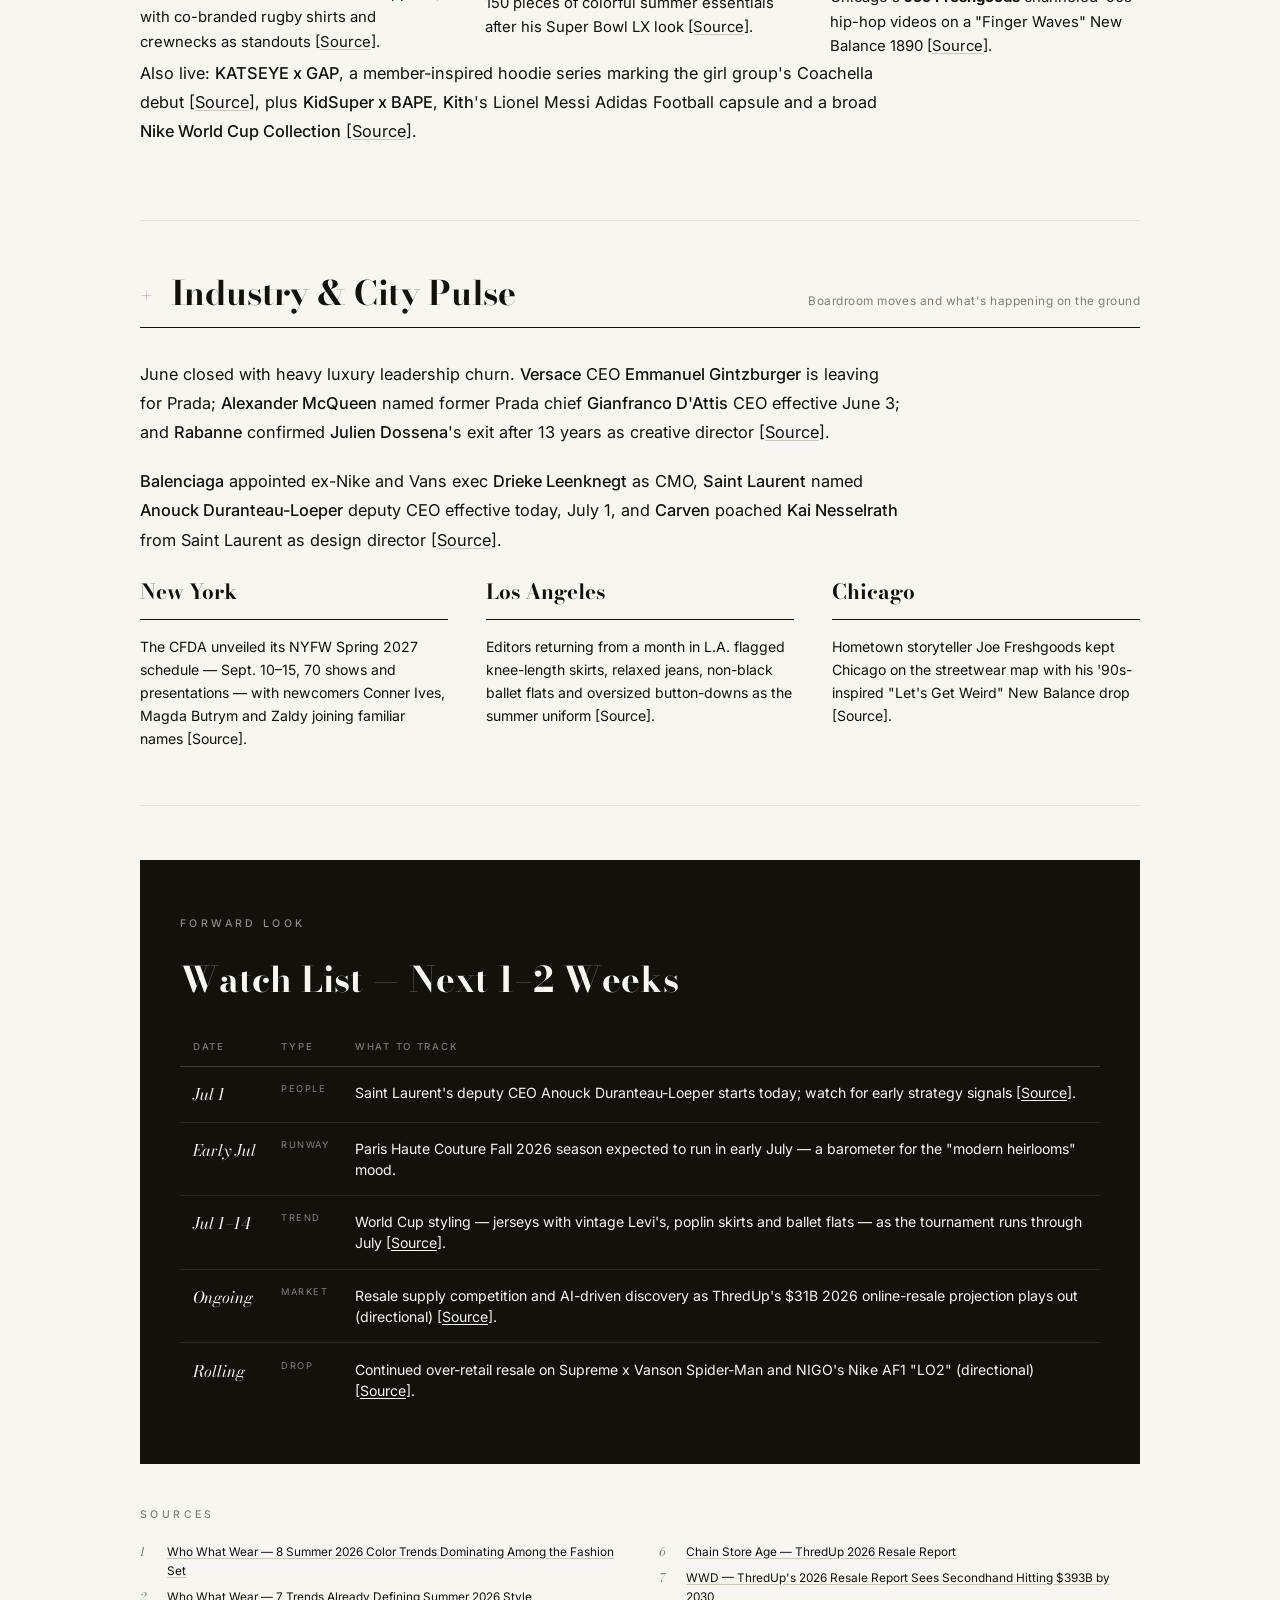
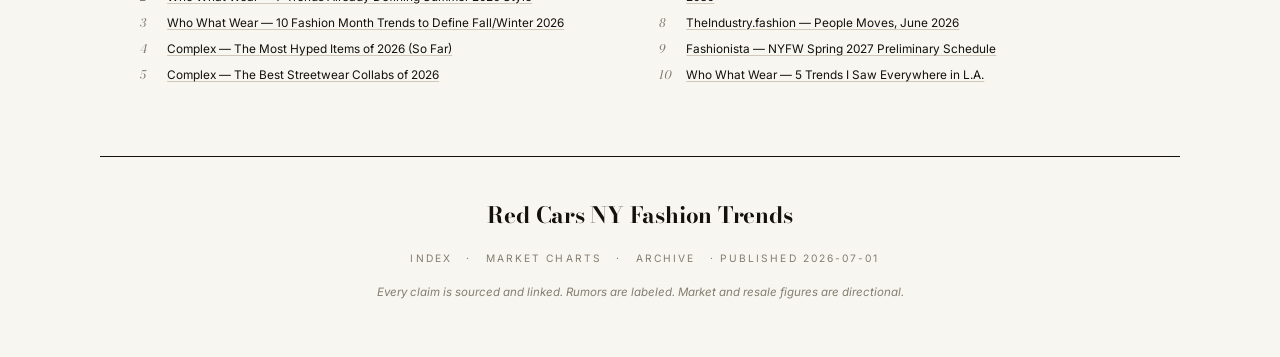
<file: docs/editions/2026-07-01.html>
<!DOCTYPE html>
<html lang="en">
<head>
  <meta charset="UTF-8" />
  <meta name="viewport" content="width=device-width, initial-scale=1.0" />
  <title>Red Cars NY Fashion Trends — 2026-07-01</title>
  <link rel="preconnect" href="https://fonts.googleapis.com" />
  <link rel="preconnect" href="https://fonts.gstatic.com" crossorigin />
  <link href="https://fonts.googleapis.com/css2?family=Bodoni+Moda:ital,opsz,wght@0,6..96,400;0,6..96,700;0,6..96,900;1,6..96,400;1,6..96,700&family=Jost:ital,wght@0,300;0,400;0,500;1,400&display=swap" rel="stylesheet" />
  <link rel="stylesheet" href="../style.css" />
  <!--META {"date": "2026-07-01", "title": "Purple Reigns as Resale Sprints Toward $393 Billion"}-->
</head>
<body>

  <header class="site-head container">
    <div class="topline">
      <span><a href="../index.html">&larr;&nbsp;&nbsp;Index</a></span>
      <span>Daily Fashion Report</span>
      <span><a href="../archive.html">Archive</a></span>
    </div>
    <div class="wordmark-block">
      <div class="brandmark">
        <img class="car-logo" src="../assets/redcar.png" alt="Red Cars NY" />
        <h1 class="wordmark"><span class="red">Red Cars NY</span><br />Fashion Trends</h1>
      </div>
      <p class="tagline">Trends · Releases · Behavior · Streetwear</p>
      <div class="accent-rule"></div>
    </div>
    <nav class="mainnav">
      <a href="#current">Current Season</a>
      <a href="#next">Next Season</a>
      <a href="#releases">Hyped &amp; Emerging</a>
      <a href="#behavior">Consumer Behavior</a>
      <a href="#streetwear">Streetwear</a>
      <a href="../trends.html">Market Charts</a>
      <a href="#watch">Watch List</a>
    </nav>
  </header>

  <main class="container">
<div class="report-head">
  <p class="report-date">Wednesday · July 1, 2026</p>
  <h2 class="report-title">Purple Reigns as Resale Sprints Toward $393 Billion</h2>
  <p class="report-standfirst">Chanel's Blazy era and a regal-purple wave define the season, while Swatch x AP mania, luxury CEO churn and a booming secondhand market reshape what shoppers actually buy.</p>
</div>

<section class="summary">
  <span class="kicker">Executive Summary</span>
  <ul>
    <li><strong>Purple is the throughline</strong> — the shade tops summer street style and is set to dominate fall/winter runways, from Chanel to Celine [<a href="https://www.whowhatwear.com/fashion/runway/fashion-week-trends-fall-winter-2026">Source</a>].</li>
    <li><strong>Blazy's Chanel changed the map</strong> — Matthieu Blazy's SS26 debut helped push Chanel to the top of Lyst's Q1 2026 hottest-brands index [<a href="https://www.whowhatwear.com/fashion/summer/summer-fashion-trends-2026">Source</a>].</li>
    <li><strong>Swatch x AP led the hype</strong> — the "Royal Pop" topped Complex's most-hyped list of 2026 so far, ahead of Supreme x MM6 and NIGO's Nike AF1 [<a href="https://www.complex.com/style/a/mike-destefano/most-hyped-items-2026">Source</a>].</li>
    <li><strong>Resale is taking share</strong> — ThredUp projects the global secondhand market at $393B by 2030, with 2026 U.S. online resale hitting $31B (directional) [<a href="https://chainstoreage.com/thredup-us-resale-apparel-hit-788m-2030-10-most-shopped-resale-brands">Source</a>].</li>
    <li><strong>Luxury leadership churned</strong> — Versace's CEO exited for Prada, Rabanne lost Julien Dossena, and Alexander McQueen named ex-Prada boss Gianfranco D'Attis CEO [<a href="https://www.theindustry.fashion/people-moves-june-2026-harrods-primark-nike-and-more/">Source</a>].</li>
    <li><strong>NYFW Spring 2027 is set</strong> — the CFDA calendar runs Sept. 10–15 with 70 shows and newcomers including Conner Ives [<a href="https://fashionista.com/2026/07/new-york-fashion-week-september-2026-schedule">Source</a>].</li>
  </ul>
</section>

<section class="section" id="current">
  <div class="section-head">
    <span class="section-num">01</span>
    <span class="section-title">Current Season Trends</span>
    <span class="section-sub">Summer 2026, on the street and in stores</span>
  </div>
  <p class="prose">The summer palette skews bright and saturated. Fashion editors report a spread running from rich purple and tomato red to viral chartreuse, with pale blue everywhere [<a href="https://www.whowhatwear.com/fashion/shopping/color-trends-summer-2026">Source</a>].</p>
  <div class="swatches">
    <div class="swatch"><div class="swatch-chip" style="background:#7B4FA3;"></div><span class="swatch-name">Purple</span><span class="swatch-hex">#7B4FA3</span></div>
    <div class="swatch"><div class="swatch-chip" style="background:#E44D2E;"></div><span class="swatch-name">Tomato Red</span><span class="swatch-hex">#E44D2E</span></div>
    <div class="swatch"><div class="swatch-chip" style="background:#BFD730;"></div><span class="swatch-name">Lime Chartreuse</span><span class="swatch-hex">#BFD730</span></div>
    <div class="swatch"><div class="swatch-chip" style="background:#30D5C8;"></div><span class="swatch-name">Turquoise</span><span class="swatch-hex">#30D5C8</span></div>
    <div class="swatch"><div class="swatch-chip" style="background:#B8D0E6;"></div><span class="swatch-name">Pale Blue</span><span class="swatch-hex">#B8D0E6</span></div>
    <div class="swatch"><div class="swatch-chip" style="background:#F3E600;"></div><span class="swatch-name">Citrus Yellow</span><span class="swatch-hex">#F3E600</span></div>
  </div>
  <div class="attrs">
    <div class="attr"><div class="attr-label">Colors</div><div class="attr-body">Purple, tomato red, lime chartreuse, turquoise, light pink, pale blue, citrus yellow and azure blue lead the summer set — citrus tones are emerging as a bolder alternative to last year's butter-yellow [<a href="https://www.whowhatwear.com/fashion/shopping/color-trends-summer-2026">Source</a>].</div></div>
    <div class="attr"><div class="attr-label">Silhouettes</div><div class="attr-body">The "CBK effect" keeps column skirts and crisp white button-downs in rotation, while oversized graphic tees are being belted as beach cover-ups or paired with skirt suits [<a href="https://www.whowhatwear.com/fashion/summer/summer-fashion-trends-2026">Source</a>].</div></div>
    <div class="attr"><div class="attr-label">Fabrics</div><div class="attr-body">A "sexy summer" pushes leather worn in the heat, offset with sheer, airy lace and luminous satin — led by Hermès, Tom Ford and Gucci [<a href="https://www.whowhatwear.com/fashion/summer/summer-fashion-trends-2026">Source</a>].</div></div>
    <div class="attr"><div class="attr-label">Patterns</div><div class="attr-body">Graphic tees and World Cup jerseys are the print story of the moment, styled with vintage Levi's, poplin skirts and ballet flats [<a href="https://www.whowhatwear.com/fashion/summer/summer-fashion-trends-2026">Source</a>].</div></div>
  </div>
  <p class="prose">The collection shaping it all is <strong>Chanel</strong> under <strong>Matthieu Blazy</strong>: his spring/summer 2026 debut offered a playful, modern twist on the house's codes and helped Chanel top Lyst's Q1 2026 hottest-brands index [<a href="https://www.whowhatwear.com/fashion/summer/summer-fashion-trends-2026">Source</a>].</p>
</section>

<section class="section" id="next">
  <div class="section-head">
    <span class="section-num">02</span>
    <span class="section-title">Next Season Predictions</span>
    <span class="section-sub">What the Fall/Winter 2026 runways signaled</span>
  </div>
  <p class="prose">If summer flirts with purple, fall commits to it. Editors describe a "regal-purple reign" that grew from a spring murmur into a roar, with practically every FW26 show featuring the shade [<a href="https://www.whowhatwear.com/fashion/runway/fashion-week-trends-fall-winter-2026">Source</a>].</p>
  <div class="attrs">
    <div class="attr"><div class="attr-label">Colors</div><div class="attr-body">Vibrant regal purple dominates the season; at Celine, Michael Rider accented a purple leather look, part of a near-universal runway embrace [<a href="https://www.whowhatwear.com/fashion/runway/fashion-week-trends-fall-winter-2026">Source</a>].</div></div>
    <div class="attr"><div class="attr-label">Silhouettes</div><div class="attr-body">Proportions swing back to "shrink wrap" — very fitted, with Michael Rider's skinny flared pants the talk of Paris — plus a doubling-down on skirt suits from Tom Ford and The Row [<a href="https://www.whowhatwear.com/fashion/runway/fashion-week-trends-fall-winter-2026">Source</a>].</div></div>
    <div class="attr"><div class="attr-label">Fabrics</div><div class="attr-body">"Modern heirlooms" bring rich brocade, jacquard, embroidery and beading at Dior, Valentino and Conner Ives, while patchwork shearling adds a feral edge [<a href="https://www.whowhatwear.com/fashion/runway/fashion-week-trends-fall-winter-2026">Source</a>].</div></div>
    <div class="attr"><div class="attr-label">Patterns</div><div class="attr-body">"Le Smoking" tuxedo dressing ripples across shows — bow ties at Khaite and McQueen, satin and cummerbunds at Michael Kors and Altuzarra — alongside checked suiting [<a href="https://www.whowhatwear.com/fashion/runway/fashion-week-trends-fall-winter-2026">Source</a>].</div></div>
  </div>
  <p class="prose">The mood-setter was <strong>Prada</strong>, whose "Window Dressing" FW26 show sent just 15 models out four times each in subtly tweaked looks — a meditation on multiplicity that framed the season's restraint [<a href="https://www.whowhatwear.com/fashion/runway/fashion-week-trends-fall-winter-2026">Source</a>].</p>
</section>

<section class="section" id="releases">
  <div class="section-head">
    <span class="section-num">03</span>
    <span class="section-title">Hyped Releases &amp; Emerging Designers</span>
    <span class="section-sub">The pieces — and names — driving the chatter</span>
  </div>
  <p class="prose">Complex's mid-year tally of the most-hyped items of 2026 tracks pieces that sparked lines, resold for hundreds over retail and drove nonstop social chatter [<a href="https://www.complex.com/style/a/mike-destefano/most-hyped-items-2026">Source</a>].</p>
  <div class="grid-2">
    <div class="entry"><div class="entry-head"><span class="entry-name">Swatch x Audemars Piguet "Royal Pop"</span><span class="chip">#1 Hyped</span></div><p class="entry-meta">Watches · chaos-inducing pocket watches</p><p class="entry-body">The <strong>Swatch x AP</strong> "Royal Pop" topped the list as the most-hyped item of the year so far [<a href="https://www.complex.com/style/a/mike-destefano/most-hyped-items-2026">Source</a>].</p></div>
    <div class="entry"><div class="entry-head"><span class="entry-name">Supreme x MM6 Box Logo Zip Hoodie</span><span class="chip">#2 Hyped</span></div><p class="entry-meta">Released March 19</p><p class="entry-body"><strong>Supreme</strong>'s drop with <strong>MM6 Maison Margiela</strong> starred a Box Logo zip hoodie amid patchwork caps and money-print Timbs [<a href="https://www.complex.com/style/a/mike-destefano/most-hyped-items-2026">Source</a>].</p></div>
    <div class="entry"><div class="entry-head"><span class="entry-name">NIGO x Nike Air Force 1 "LO2"</span><span class="chip">Sneaker</span></div><p class="entry-meta">Released May 1</p><p class="entry-body"><strong>NIGO</strong>'s first official Nike AF1 marked the opening of his "From Japan With Love" exhibition at the Design Museum in London [<a href="https://www.complex.com/style/a/mike-destefano/most-hyped-items-2026">Source</a>].</p></div>
    <div class="entry"><div class="entry-head"><span class="entry-name">Supreme x Vanson Spider-Man Jacket</span><span class="chip">Grail</span></div><p class="entry-meta">Released May 28 · $2,298 retail</p><p class="entry-body">The leather jacket drew city-block lines and still commands over-retail resale prices (directional) [<a href="https://www.complex.com/style/a/mike-destefano/most-hyped-items-2026">Source</a>].</p></div>
  </div>
  <p class="prose">Among the emerging names making noise: <strong>Conner Ives</strong>, whose reconstructed football jerseys have caught the summer's World Cup mood and who joins the NYFW Spring 2027 calendar as a newcomer [<a href="https://www.whowhatwear.com/fashion/summer/summer-fashion-trends-2026">Source</a>]; UK artist <strong>Slawn</strong>, whose graphic-heavy capsule with Utah essentials label <strong>Akimbo</strong> surprised the community [<a href="https://www.complex.com/style/a/mike-destefano/best-streetwear-collabs-2026">Source</a>]; and London's <strong>Corteiz</strong> founder Clint Ogbenna teaming with director-photographer <strong>Gabriel Moses</strong> — a sign London's young creators are steering this era of streetwear [<a href="https://www.complex.com/style/a/mike-destefano/best-streetwear-collabs-2026">Source</a>].</p>
</section>

<section class="section" id="behavior">
  <div class="section-head">
    <span class="section-num">04</span>
    <span class="section-title">Consumer Behavior</span>
    <span class="section-sub">Where the money is actually going</span>
  </div>
  <p class="prose">Value and circularity keep pulling spend. ThredUp's 14th annual report finds U.S. secondhand apparel grew 19% in 2025 — its strongest year since 2021 and 3.6x the broader clothing market [<a href="https://chainstoreage.com/thredup-us-resale-apparel-hit-788m-2030-10-most-shopped-resale-brands">Source</a>]. All market figures below are directional.</p>
  <div class="stats">
    <div class="stat"><div class="stat-num">$393<span class="unit">B</span></div><div class="stat-label">Global secondhand market projected by 2030</div></div>
    <div class="stat"><div class="stat-num">$31<span class="unit">B</span></div><div class="stat-label">2026 U.S. online resale, up from $26B in 2025</div></div>
    <div class="stat"><div class="stat-num">59<span class="unit">%</span></div><div class="stat-label">Consumers who shopped secondhand in 2025</div></div>
    <div class="stat"><div class="stat-num">19<span class="unit">%</span></div><div class="stat-label">2025 U.S. secondhand growth rate</div></div>
  </div>
  <p class="prose">The report projects global secondhand reaching $393B by 2030 at roughly 9% annual growth, about 10% of all apparel spend, with 59% of consumers buying secondhand in 2025 [<a href="https://wwd.com/sustainability/business/thredup-2026-resale-report-secondhand-growth-1238871192/">Source</a>]. Mass and mid-tier brands drive volume: <strong>J.Crew</strong> and <strong>Zara</strong> head the most-shopped resale brands, followed by Ann Taylor Loft, Old Navy and Gap [<a href="https://chainstoreage.com/thredup-us-resale-apparel-hit-788m-2030-10-most-shopped-resale-brands">Source</a>].</p>
  <p class="prose">AI is entering the closet, too: 69% of surveyed consumers said they'd let AI agents monitor resale platforms 24/7 to hunt "holy grail" items, and 63% would let an agent negotiate deals [<a href="https://chainstoreage.com/thredup-us-resale-apparel-hit-788m-2030-10-most-shopped-resale-brands">Source</a>].</p>
</section>

<section class="section" id="streetwear">
  <div class="section-head">
    <span class="section-num">05</span>
    <span class="section-title">Streetwear</span>
    <span class="section-sub">Collabs, World Cup fever and emerging labels</span>
  </div>
  <p class="prose">The World Cup — kicking off June 11 across North America — is powering a wave of soccer-flavored collabs [<a href="https://www.whowhatwear.com/fashion/summer/summer-fashion-trends-2026">Source</a>].</p>
  <div class="grid-3">
    <div class="entry"><div class="entry-head"><span class="entry-name">Willy Chavarria x Adidas</span><span class="chip">World Cup</span></div><p class="entry-meta">Released June 3</p><p class="entry-body"><strong>Willy Chavarria</strong>'s "Comienza Con El Sueño" delivered Mexican soccer apparel, with co-branded rugby shirts and crewnecks as standouts [<a href="https://www.complex.com/style/a/mike-destefano/best-streetwear-collabs-2026">Source</a>].</p></div>
    <div class="entry"><div class="entry-head"><span class="entry-name">Bad Bunny x Zara</span><span class="chip">Mega-drop</span></div><p class="entry-meta">Released May 21</p><p class="entry-body">The "Benito Antonio" line ran a massive 150 pieces of colorful summer essentials after his Super Bowl LX look [<a href="https://www.complex.com/style/a/mike-destefano/best-streetwear-collabs-2026">Source</a>].</p></div>
    <div class="entry"><div class="entry-head"><span class="entry-name">Joe Freshgoods x New Balance</span><span class="chip">Sneaker</span></div><p class="entry-meta">"Let's Get Weird" · April 25</p><p class="entry-body">Chicago's <strong>Joe Freshgoods</strong> channeled '90s hip-hop videos on a "Finger Waves" New Balance 1890 [<a href="https://www.complex.com/style/a/mike-destefano/best-streetwear-collabs-2026">Source</a>].</p></div>
  </div>
  <p class="prose">Also live: <strong>KATSEYE x GAP</strong>, a member-inspired hoodie series marking the girl group's Coachella debut [<a href="https://www.complex.com/style/a/mike-destefano/best-streetwear-collabs-2026">Source</a>], plus <strong>KidSuper x BAPE</strong>, <strong>Kith</strong>'s Lionel Messi Adidas Football capsule and a broad <strong>Nike World Cup Collection</strong> [<a href="https://www.complex.com/style/a/mike-destefano/best-streetwear-collabs-2026">Source</a>].</p>
</section>

<section class="section" id="pulse">
  <div class="section-head">
    <span class="section-num">+</span>
    <span class="section-title">Industry &amp; City Pulse</span>
    <span class="section-sub">Boardroom moves and what's happening on the ground</span>
  </div>
  <p class="prose">June closed with heavy luxury leadership churn. <strong>Versace</strong> CEO <strong>Emmanuel Gintzburger</strong> is leaving for Prada; <strong>Alexander McQueen</strong> named former Prada chief <strong>Gianfranco D'Attis</strong> CEO effective June 3; and <strong>Rabanne</strong> confirmed <strong>Julien Dossena</strong>'s exit after 13 years as creative director [<a href="https://www.theindustry.fashion/people-moves-june-2026-harrods-primark-nike-and-more/">Source</a>].</p>
  <p class="prose"><strong>Balenciaga</strong> appointed ex-Nike and Vans exec <strong>Drieke Leenknegt</strong> as CMO, <strong>Saint Laurent</strong> named <strong>Anouck Duranteau-Loeper</strong> deputy CEO effective today, July 1, and <strong>Carven</strong> poached <strong>Kai Nesselrath</strong> from Saint Laurent as design director [<a href="https://www.theindustry.fashion/people-moves-june-2026-harrods-primark-nike-and-more/">Source</a>].</p>
  <div class="cities">
    <div><div class="city-name">New York</div><div class="city-body">The CFDA unveiled its NYFW Spring 2027 schedule — Sept. 10–15, 70 shows and presentations — with newcomers Conner Ives, Magda Butrym and Zaldy joining familiar names [<a href="https://fashionista.com/2026/07/new-york-fashion-week-september-2026-schedule">Source</a>].</div></div>
    <div><div class="city-name">Los Angeles</div><div class="city-body">Editors returning from a month in L.A. flagged knee-length skirts, relaxed jeans, non-black ballet flats and oversized button-downs as the summer uniform [<a href="https://www.whowhatwear.com/fashion/shopping/los-angeles-trends-summer-2026">Source</a>].</div></div>
    <div><div class="city-name">Chicago</div><div class="city-body">Hometown storyteller Joe Freshgoods kept Chicago on the streetwear map with his '90s-inspired "Let's Get Weird" New Balance drop [<a href="https://www.complex.com/style/a/mike-destefano/best-streetwear-collabs-2026">Source</a>].</div></div>
  </div>
</section>

<div class="watch" id="watch">
  <span class="kicker">Forward Look</span>
  <h2>Watch List — Next 1–2 Weeks</h2>
  <table class="watch-table">
    <thead><tr><th>Date</th><th>Type</th><th>What to track</th></tr></thead>
    <tbody>
      <tr><td class="w-date">Jul 1</td><td class="w-type">People</td><td>Saint Laurent's deputy CEO Anouck Duranteau-Loeper starts today; watch for early strategy signals [<a href="https://www.theindustry.fashion/people-moves-june-2026-harrods-primark-nike-and-more/">Source</a>].</td></tr>
      <tr><td class="w-date">Early Jul</td><td class="w-type">Runway</td><td>Paris Haute Couture Fall 2026 season expected to run in early July — a barometer for the "modern heirlooms" mood.</td></tr>
      <tr><td class="w-date">Jul 1–14</td><td class="w-type">Trend</td><td>World Cup styling — jerseys with vintage Levi's, poplin skirts and ballet flats — as the tournament runs through July [<a href="https://www.whowhatwear.com/fashion/summer/summer-fashion-trends-2026">Source</a>].</td></tr>
      <tr><td class="w-date">Ongoing</td><td class="w-type">Market</td><td>Resale supply competition and AI-driven discovery as ThredUp's $31B 2026 online-resale projection plays out (directional) [<a href="https://chainstoreage.com/thredup-us-resale-apparel-hit-788m-2030-10-most-shopped-resale-brands">Source</a>].</td></tr>
      <tr><td class="w-date">Rolling</td><td class="w-type">Drop</td><td>Continued over-retail resale on Supreme x Vanson Spider-Man and NIGO's Nike AF1 "LO2" (directional) [<a href="https://www.complex.com/style/a/mike-destefano/most-hyped-items-2026">Source</a>].</td></tr>
    </tbody>
  </table>
</div>

<div class="sources">
  <span class="kicker">Sources</span>
  <ol>
    <li><a href="https://www.whowhatwear.com/fashion/shopping/color-trends-summer-2026">Who What Wear — 8 Summer 2026 Color Trends Dominating Among the Fashion Set</a></li>
    <li><a href="https://www.whowhatwear.com/fashion/summer/summer-fashion-trends-2026">Who What Wear — 7 Trends Already Defining Summer 2026 Style</a></li>
    <li><a href="https://www.whowhatwear.com/fashion/runway/fashion-week-trends-fall-winter-2026">Who What Wear — 10 Fashion Month Trends to Define Fall/Winter 2026</a></li>
    <li><a href="https://www.complex.com/style/a/mike-destefano/most-hyped-items-2026">Complex — The Most Hyped Items of 2026 (So Far)</a></li>
    <li><a href="https://www.complex.com/style/a/mike-destefano/best-streetwear-collabs-2026">Complex — The Best Streetwear Collabs of 2026</a></li>
    <li><a href="https://chainstoreage.com/thredup-us-resale-apparel-hit-788m-2030-10-most-shopped-resale-brands">Chain Store Age — ThredUp 2026 Resale Report</a></li>
    <li><a href="https://wwd.com/sustainability/business/thredup-2026-resale-report-secondhand-growth-1238871192/">WWD — ThredUp's 2026 Resale Report Sees Secondhand Hitting $393B by 2030</a></li>
    <li><a href="https://www.theindustry.fashion/people-moves-june-2026-harrods-primark-nike-and-more/">TheIndustry.fashion — People Moves, June 2026</a></li>
    <li><a href="https://fashionista.com/2026/07/new-york-fashion-week-september-2026-schedule">Fashionista — NYFW Spring 2027 Preliminary Schedule</a></li>
    <li><a href="https://www.whowhatwear.com/fashion/shopping/los-angeles-trends-summer-2026">Who What Wear — 5 Trends I Saw Everywhere in L.A.</a></li>
  </ol>
</div>
  </main>

  <footer class="site-foot container">
    <div class="foot-mark">Red Cars NY Fashion Trends</div>
    <div class="foot-links">
      <a href="../index.html">Index</a> · <a href="../trends.html">Market Charts</a> · <a href="../archive.html">Archive</a> · Published 2026-07-01
    </div>
    <p class="foot-note">Every claim is sourced and linked. Rumors are labeled. Market and resale figures are directional.</p>
  </footer>

</body>
</html>
</file>
<file: docs/style.css>
@import url('https://fonts.googleapis.com/css2?family=Inter:wght@400;500;600;700&display=swap');

/* ═══════════════════════════════════════════════════════════════════════
   FASHION INTELLIGENCE — Design System
   Editorial aesthetic · Bodoni Moda (display headlines) + Inter (text/UI)
   ═══════════════════════════════════════════════════════════════════════ */

/* ── Reset ─────────────────────────────────────────────────────────────── */
*, *::before, *::after { box-sizing: border-box; margin: 0; padding: 0; }

/* ── Tokens ────────────────────────────────────────────────────────────── */
:root {
  --bone:        #f8f6f1;   /* page background — cleaner, lighter */
  --paper:       #fdfcfa;   /* raised surfaces */
  --ink:         #14110c;   /* near-black body text */
  --ink-soft:    #4d473d;   /* secondary text — darker for readability */
  --ink-faint:   #847d70;   /* tertiary / meta */
  --line:        #e4ded3;   /* hairlines */
  --line-mid:    #cfc7b7;
  --line-strong: #14110c;   /* rules */
  --invert-bg:   #14110c;   /* dark panels */
  --invert-tx:   #f8f6f1;
  --accent:      #c0152f;   /* Red Cars NY brand red */
  --accent-soft: #e8c9cd;

  --display: 'Bodoni Moda', 'Didot', 'Times New Roman', serif;
  --sans:    'Inter', system-ui, -apple-system, 'Helvetica Neue', Arial, sans-serif;

  --maxw: 1080px;
  --readw: 760px;
}

/* ── Base ──────────────────────────────────────────────────────────────── */
html {
  background: var(--bone);
  -webkit-text-size-adjust: 100%;
  scroll-behavior: smooth;
}

body {
  font-family: var(--sans);
  font-weight: 400;
  color: var(--ink);
  background: var(--bone);
  line-height: 1.7;
  letter-spacing: 0;
  -webkit-font-smoothing: antialiased;
  text-rendering: optimizeLegibility;
}

.container {
  max-width: var(--maxw);
  margin: 0 auto;
  padding: 0 2.5rem;
}

a { color: var(--ink); text-decoration: none; }
a:hover { text-decoration: underline; text-underline-offset: 3px; }

::selection { background: var(--ink); color: var(--bone); }

/* ── Shared atoms ──────────────────────────────────────────────────────── */
.kicker {
  font-family: var(--sans);
  font-weight: 500;
  font-size: 0.66rem;
  letter-spacing: 0.32em;
  text-transform: uppercase;
  color: var(--ink-faint);
}

.chip {
  display: inline-block;
  font-family: var(--sans);
  font-weight: 500;
  font-size: 0.58rem;
  letter-spacing: 0.18em;
  text-transform: uppercase;
  padding: 0.22rem 0.55rem;
  background: var(--accent);
  color: #fff;
  vertical-align: middle;
  line-height: 1;
}
.chip--out {
  background: transparent;
  color: var(--ink-soft);
  border: 1px solid var(--line-mid);
}
.chip--rumor {
  background: transparent;
  color: var(--ink-faint);
  border: 1px dashed var(--line-mid);
}

.tag {
  display: inline-block;
  font-family: var(--sans);
  font-weight: 400;
  font-size: 0.72rem;
  letter-spacing: 0.02em;
  color: var(--ink-soft);
  border: 1px solid var(--line-mid);
  border-radius: 100px;
  padding: 0.2rem 0.75rem;
  margin: 0.18rem 0.28rem 0.18rem 0;
}

/* ═══════════════════════════════════════════════════════════════════════
   MASTHEAD
   ═══════════════════════════════════════════════════════════════════════ */
.site-head { padding-top: 2.2rem; }

.topline {
  display: flex;
  justify-content: space-between;
  align-items: center;
  font-family: var(--sans);
  font-weight: 400;
  font-size: 0.64rem;
  letter-spacing: 0.26em;
  text-transform: uppercase;
  color: var(--ink-faint);
  padding-bottom: 1.4rem;
}
.topline a { color: var(--ink-faint); }
.topline a:hover { color: var(--ink); text-decoration: none; }

.wordmark-block {
  text-align: center;
  border-top: 1px solid var(--line-strong);
  border-bottom: 1px solid var(--line-strong);
  padding: 2.4rem 0 2rem;
}
.wordmark {
  font-family: var(--display);
  font-optical-sizing: auto;
  font-weight: 900;
  font-size: clamp(2.6rem, 9vw, 6rem);
  line-height: 0.9;
  letter-spacing: -0.01em;
  color: var(--ink);
}
.wordmark .amp { font-style: italic; font-weight: 400; }
.tagline {
  font-family: var(--sans);
  font-weight: 400;
  font-size: 0.72rem;
  letter-spacing: 0.24em;
  text-transform: uppercase;
  color: var(--ink-soft);
  margin-top: 1.1rem;
}

/* Section nav */
.mainnav {
  display: flex;
  justify-content: center;
  align-items: center;
  flex-wrap: wrap;
  gap: 0 1.4rem;
  font-family: var(--sans);
  font-weight: 400;
  font-size: 0.66rem;
  letter-spacing: 0.16em;
  text-transform: uppercase;
  padding: 1.1rem 0;
  border-bottom: 1px solid var(--line);
}
.mainnav a { color: var(--ink-soft); }
.mainnav a:hover { color: var(--ink); text-decoration: none; }

/* ═══════════════════════════════════════════════════════════════════════
   REPORT / CONTENT
   ═══════════════════════════════════════════════════════════════════════ */
.report-head {
  padding: 3rem 0 2.4rem;
  text-align: center;
  max-width: var(--readw);
  margin: 0 auto;
}
.report-date {
  font-family: var(--sans);
  font-weight: 400;
  font-size: 0.68rem;
  letter-spacing: 0.28em;
  text-transform: uppercase;
  color: var(--ink-faint);
  margin-bottom: 1.4rem;
}
.report-title {
  font-family: var(--display);
  font-weight: 700;
  font-size: clamp(1.9rem, 4.6vw, 3.1rem);
  line-height: 1.08;
  letter-spacing: -0.01em;
}
.report-standfirst {
  font-family: var(--sans);
  font-weight: 400;
  font-size: 1.05rem;
  line-height: 1.7;
  color: var(--ink-soft);
  margin-top: 1.4rem;
  font-style: normal;
}

/* Executive summary */
.summary {
  max-width: var(--readw);
  margin: 0 auto 1rem;
  border-top: 1px solid var(--line-strong);
  border-bottom: 1px solid var(--line-strong);
  padding: 1.8rem 0;
}
.summary .kicker { display: block; text-align: center; margin-bottom: 1.3rem; }
.summary ul { list-style: none; }
.summary li {
  position: relative;
  padding: 0.55rem 0 0.55rem 2.6rem;
  font-size: 0.94rem;
  line-height: 1.6;
  border-bottom: 1px solid var(--line);
}
.summary li:last-child { border-bottom: none; }
.summary li::before {
  counter-increment: sum;
  content: counter(sum, decimal-leading-zero);
  position: absolute;
  left: 0;
  top: 0.62rem;
  font-family: var(--display);
  font-style: italic;
  font-size: 0.95rem;
  color: var(--ink-faint);
}
.summary ul { counter-reset: sum; }

/* Section frame */
.section {
  padding: 3.4rem 0;
  border-bottom: 1px solid var(--line);
  scroll-margin-top: 1rem;
}
.section-head {
  display: flex;
  align-items: baseline;
  gap: 1.1rem;
  margin-bottom: 2rem;
  padding-bottom: 1rem;
  border-bottom: 1px solid var(--line-strong);
}
.section-num {
  font-family: var(--display);
  font-style: italic;
  font-weight: 400;
  font-size: 1.5rem;
  color: var(--accent);
  line-height: 1;
}
.section-title {
  font-family: var(--display);
  font-weight: 700;
  font-size: clamp(1.5rem, 3.4vw, 2.1rem);
  line-height: 1;
  letter-spacing: -0.005em;
}
.section-sub {
  font-family: var(--sans);
  font-weight: 400;
  font-size: 0.74rem;
  letter-spacing: 0.04em;
  color: var(--ink-faint);
  margin-left: auto;
  text-align: right;
  max-width: 38%;
}

/* Prose */
.prose {
  max-width: var(--readw);
  font-size: 1.02rem;
  line-height: 1.8;
  color: var(--ink);
  margin-bottom: 1.2rem;
}
.prose--full { max-width: none; }
.prose strong { font-weight: 500; }
.prose a { text-decoration: underline; text-underline-offset: 2px; text-decoration-color: var(--line-mid); }
.prose a:hover { text-decoration-color: var(--ink); }
.lead-note {
  font-size: 0.78rem;
  color: var(--ink-faint);
  font-style: italic;
}

/* ── Color swatches ────────────────────────────────────────────────────── */
.swatches {
  display: grid;
  grid-template-columns: repeat(auto-fit, minmax(92px, 1fr));
  gap: 1.2rem;
  margin: 1.6rem 0 2rem;
}
.swatch { text-align: center; }
.swatch-chip {
  width: 100%;
  aspect-ratio: 1 / 1;
  border-radius: 50%;
  box-shadow: inset 0 0 0 1px rgba(22,19,14,0.10);
  margin-bottom: 0.7rem;
}
.swatch-name {
  display: block;
  font-family: var(--sans);
  font-weight: 400;
  font-size: 0.74rem;
  letter-spacing: 0.04em;
  line-height: 1.3;
}
.swatch-hex {
  display: block;
  font-family: var(--sans);
  font-weight: 400;
  font-size: 0.62rem;
  letter-spacing: 0.1em;
  color: var(--ink-faint);
  text-transform: uppercase;
  margin-top: 0.15rem;
}

/* ── Attribute rows (colors / silhouettes / fabrics / patterns) ────────── */
.attrs { margin: 1.4rem 0 0.5rem; }
.attr {
  display: grid;
  grid-template-columns: 150px 1fr;
  gap: 1.4rem;
  padding: 1.1rem 0;
  border-top: 1px solid var(--line);
}
.attr:last-child { border-bottom: 1px solid var(--line); }
.attr-label {
  font-family: var(--sans);
  font-weight: 500;
  font-size: 0.68rem;
  letter-spacing: 0.2em;
  text-transform: uppercase;
  color: var(--ink-soft);
  padding-top: 0.15rem;
}
.attr-body { font-size: 0.95rem; line-height: 1.65; }
.attr-body strong { font-weight: 500; }

/* ── Cards / grids ─────────────────────────────────────────────────────── */
.grid-2 { display: grid; grid-template-columns: 1fr 1fr; gap: 2.4rem; }
.grid-3 { display: grid; grid-template-columns: repeat(3, 1fr); gap: 2.2rem; }

/* Entry (designer / release / brand) */
.entry { padding-top: 1.1rem; border-top: 2px solid var(--ink); }
.entry + .entry { margin-top: 1.8rem; }
.entry-head {
  display: flex;
  align-items: baseline;
  justify-content: space-between;
  gap: 0.8rem;
  margin-bottom: 0.3rem;
}
.entry-name {
  font-family: var(--display);
  font-weight: 700;
  font-size: 1.15rem;
  line-height: 1.1;
}
.entry-meta {
  font-family: var(--sans);
  font-weight: 400;
  font-size: 0.66rem;
  letter-spacing: 0.14em;
  text-transform: uppercase;
  color: var(--ink-faint);
  margin-bottom: 0.6rem;
}
.entry-body { font-size: 0.93rem; line-height: 1.65; color: var(--ink); }
.entry-body a { text-decoration: underline; text-underline-offset: 2px; text-decoration-color: var(--line-mid); }

/* Stat band */
.stats {
  display: grid;
  grid-template-columns: repeat(auto-fit, minmax(150px, 1fr));
  gap: 0;
  margin: 1.6rem 0 2rem;
  border: 1px solid var(--line);
}
.stat {
  padding: 1.4rem 1.3rem;
  border-right: 1px solid var(--line);
}
.stat:last-child { border-right: none; }
.stat-num {
  font-family: var(--display);
  font-weight: 700;
  font-size: 1.9rem;
  line-height: 1;
  letter-spacing: -0.01em;
}
.stat-num .unit { font-size: 1.05rem; font-style: italic; font-weight: 400; }
.stat-label {
  font-family: var(--sans);
  font-weight: 400;
  font-size: 0.74rem;
  line-height: 1.4;
  color: var(--ink-soft);
  margin-top: 0.6rem;
}

/* ── Tables ────────────────────────────────────────────────────────────── */
.ftable { width: 100%; border-collapse: collapse; margin: 1.4rem 0; font-size: 0.86rem; }
.ftable th {
  font-family: var(--sans);
  font-weight: 500;
  font-size: 0.62rem;
  letter-spacing: 0.18em;
  text-transform: uppercase;
  color: var(--ink-faint);
  text-align: left;
  padding: 0 0.8rem 0.7rem;
  border-bottom: 1px solid var(--line-strong);
}
.ftable td {
  padding: 0.85rem 0.8rem;
  border-bottom: 1px solid var(--line);
  vertical-align: top;
  line-height: 1.5;
}
.ftable tr:last-child td { border-bottom: none; }
.ftable .nowrap { white-space: nowrap; }
.ftable .t-date { color: var(--ink-faint); white-space: nowrap; font-size: 0.8rem; }
.ftable .t-name { font-family: var(--display); font-weight: 700; font-size: 0.98rem; }
.ftable strong { font-weight: 500; }

/* City columns */
.cities { display: grid; grid-template-columns: repeat(3, 1fr); gap: 2.4rem; }
.city-name {
  font-family: var(--display);
  font-weight: 700;
  font-size: 1.3rem;
  padding-bottom: 0.6rem;
  margin-bottom: 0.9rem;
  border-bottom: 1px solid var(--line-strong);
}
.city-body { font-size: 0.88rem; line-height: 1.65; }

/* ── Watch list (inverted panel) ───────────────────────────────────────── */
.watch {
  background: var(--invert-bg);
  color: var(--invert-tx);
  margin: 3.4rem 0 0;
  padding: 3rem 2.5rem;
}
.watch .kicker { color: rgba(244,241,234,0.55); }
.watch h2 {
  font-family: var(--display);
  font-weight: 700;
  font-size: clamp(1.6rem, 3.4vw, 2.2rem);
  margin: 0.9rem 0 1.8rem;
}
.watch-table { width: 100%; border-collapse: collapse; font-size: 0.88rem; }
.watch-table th {
  font-family: var(--sans);
  font-weight: 500;
  font-size: 0.6rem;
  letter-spacing: 0.18em;
  text-transform: uppercase;
  color: rgba(244,241,234,0.45);
  text-align: left;
  padding: 0 0.8rem 0.7rem;
  border-bottom: 1px solid rgba(244,241,234,0.2);
}
.watch-table td {
  padding: 0.95rem 0.8rem;
  border-bottom: 1px solid rgba(244,241,234,0.1);
  vertical-align: top;
  line-height: 1.5;
}
.watch-table tr:last-child td { border-bottom: none; }
.watch-table .w-date {
  font-family: var(--display);
  font-style: italic;
  font-size: 1rem;
  white-space: nowrap;
  color: var(--invert-tx);
}
.watch-table .w-type {
  font-size: 0.58rem;
  letter-spacing: 0.16em;
  text-transform: uppercase;
  color: rgba(244,241,234,0.5);
  white-space: nowrap;
}
.watch-table strong { font-weight: 500; }
.watch-table a { color: var(--invert-tx); text-decoration: underline; text-underline-offset: 2px; }

/* ── Sources ───────────────────────────────────────────────────────────── */
.sources { padding: 2.6rem 0 1rem; }
.sources .kicker { display: block; margin-bottom: 1.2rem; }
.sources ol {
  columns: 2;
  column-gap: 2.4rem;
  list-style: none;
  counter-reset: src;
  font-size: 0.74rem;
  line-height: 1.6;
}
.sources li {
  break-inside: avoid;
  margin-bottom: 0.45rem;
  padding-left: 1.7rem;
  position: relative;
  color: var(--ink-soft);
}
.sources li::before {
  counter-increment: src;
  content: counter(src);
  position: absolute;
  left: 0;
  font-family: var(--display);
  font-style: italic;
  color: var(--ink-faint);
}
.sources a { text-decoration: underline; text-underline-offset: 2px; text-decoration-color: var(--line-mid); }

/* ═══════════════════════════════════════════════════════════════════════
   HOME PAGE
   ═══════════════════════════════════════════════════════════════════════ */
.hero {
  padding: 3.4rem 0;
  border-bottom: 1px solid var(--line);
}
.hero-kicker { display: block; text-align: center; margin-bottom: 1.6rem; }
.hero-title {
  font-family: var(--display);
  font-weight: 700;
  font-size: clamp(2rem, 5.2vw, 3.6rem);
  line-height: 1.06;
  letter-spacing: -0.012em;
  text-align: center;
  max-width: 14ch;
  margin: 0 auto 1.6rem;
}
.hero-title a { color: var(--ink); }
.hero-title a:hover { text-decoration: none; color: var(--ink-soft); }
.hero-dek {
  max-width: 60ch;
  margin: 0 auto 2.2rem;
  text-align: center;
  font-size: 1rem;
  line-height: 1.75;
  color: var(--ink-soft);
}
.hero-covers {
  display: flex;
  flex-wrap: wrap;
  justify-content: center;
  gap: 0.5rem;
  max-width: 70ch;
  margin: 0 auto 2.4rem;
}
.btn {
  display: inline-block;
  font-family: var(--sans);
  font-weight: 400;
  font-size: 0.68rem;
  letter-spacing: 0.22em;
  text-transform: uppercase;
  color: var(--bone);
  background: var(--ink);
  padding: 0.95rem 2.2rem;
  border: 1px solid var(--ink);
  transition: background 0.18s, color 0.18s;
}
.btn:hover { background: transparent; color: var(--ink); text-decoration: none; }
.btn-wrap { text-align: center; }

.archive-list { list-style: none; max-width: var(--readw); margin: 0 auto; }
.archive-item {
  display: flex;
  align-items: baseline;
  gap: 1.4rem;
  padding: 1.3rem 0;
  border-bottom: 1px solid var(--line);
}
.archive-item:first-child { border-top: 1px solid var(--line-strong); }
.archive-date {
  font-family: var(--sans);
  font-weight: 500;
  font-size: 0.64rem;
  letter-spacing: 0.16em;
  text-transform: uppercase;
  color: var(--ink-faint);
  white-space: nowrap;
  width: 9.5rem;
  flex-shrink: 0;
  padding-top: 0.35rem;
}
.archive-headline {
  font-family: var(--display);
  font-weight: 700;
  font-size: 1.15rem;
  line-height: 1.2;
}
.archive-headline a:hover { color: var(--ink-soft); text-decoration: none; }

.about {
  max-width: var(--readw);
  margin: 0 auto;
  font-size: 0.96rem;
  line-height: 1.8;
  color: var(--ink-soft);
}

.page-head {
  text-align: center;
  padding: 3rem 0 2.4rem;
}
.page-head .kicker { display: block; margin-bottom: 1rem; }
.page-head h1 {
  font-family: var(--display);
  font-weight: 700;
  font-size: clamp(2rem, 5vw, 3rem);
}

/* ═══════════════════════════════════════════════════════════════════════
   FOOTER
   ═══════════════════════════════════════════════════════════════════════ */
.site-foot {
  border-top: 1px solid var(--line-strong);
  margin-top: 3rem;
  padding: 2.4rem 0 3.4rem;
  text-align: center;
}
.foot-mark {
  font-family: var(--display);
  font-weight: 700;
  font-size: 1.4rem;
  letter-spacing: -0.01em;
}
.foot-links {
  font-family: var(--sans);
  font-weight: 400;
  font-size: 0.64rem;
  letter-spacing: 0.2em;
  text-transform: uppercase;
  color: var(--ink-faint);
  margin-top: 1rem;
}
.foot-links a { color: var(--ink-faint); margin: 0 0.6rem; }
.foot-links a:hover { color: var(--ink); text-decoration: none; }
.foot-note {
  font-size: 0.72rem;
  color: var(--ink-faint);
  margin-top: 1rem;
  font-style: italic;
}

/* ═══════════════════════════════════════════════════════════════════════
   RESPONSIVE
   ═══════════════════════════════════════════════════════════════════════ */
@media (max-width: 880px) {
  .container { padding: 0 1.6rem; }
  .grid-2, .grid-3, .cities { grid-template-columns: 1fr; gap: 1.8rem; }
  .section-sub { display: none; }
  .section-head { flex-wrap: wrap; }
  .attr { grid-template-columns: 1fr; gap: 0.4rem; }
  .sources ol { columns: 1; }
  .watch { padding: 2.2rem 1.6rem; }
  .stat { border-right: none; border-bottom: 1px solid var(--line); }
  .stat:last-child { border-bottom: none; }
}

/* ═══════════════════════════════════════════════════════════════════════
   RED CARS NY — brandmark, hero car, charts
   ═══════════════════════════════════════════════════════════════════════ */
.brandmark {
  display: flex;
  align-items: center;
  justify-content: center;
  gap: 1.1rem;
}
.brandmark .car-logo {
  width: 96px;
  height: auto;
  flex-shrink: 0;
}
.wordmark-block .wordmark .red { color: var(--accent); }
.accent-rule {
  width: 64px;
  height: 3px;
  background: var(--accent);
  margin: 1.1rem auto 0;
}

/* Hero car on the home page */
.hero-car {
  display: block;
  width: min(560px, 88%);
  height: auto;
  margin: 0 auto 2.2rem;
}

/* ── Charts ─────────────────────────────────────────────────────────────── */
.chart-block {
  margin: 0 0 2.6rem;
}
.chart-title {
  font-family: var(--display);
  font-weight: 700;
  font-size: 1.15rem;
  margin-bottom: 0.2rem;
}
.chart-note {
  font-family: var(--sans);
  font-weight: 400;
  font-size: 0.8rem;
  color: var(--ink-faint);
  margin-bottom: 1.1rem;
}
.chart-svg { width: 100%; height: auto; display: block; }
.chart-bar { fill: var(--accent); }
.chart-bar.alt { fill: var(--ink); }
.chart-bar.mute { fill: var(--line-mid); }
.chart-axis { stroke: var(--line-mid); stroke-width: 1; }
.chart-grid { stroke: var(--line); stroke-width: 1; }
.chart-label {
  font-family: var(--sans);
  font-size: 11px;
  fill: var(--ink-soft);
}
.chart-value {
  font-family: var(--sans);
  font-weight: 500;
  font-size: 11px;
  fill: var(--ink);
}
.chart-axis-label {
  font-family: var(--sans);
  font-size: 10px;
  letter-spacing: 0.12em;
  text-transform: uppercase;
  fill: var(--ink-faint);
}
.legend {
  display: flex;
  flex-wrap: wrap;
  gap: 1.2rem;
  margin: 0.6rem 0 0;
  font-family: var(--sans);
  font-size: 0.78rem;
  color: var(--ink-soft);
}
.legend span { display: inline-flex; align-items: center; gap: 0.4rem; }
.legend i { width: 12px; height: 12px; display: inline-block; border-radius: 2px; }
.legend i.c-accent { background: var(--accent); }
.legend i.c-ink { background: var(--ink); }
.legend i.c-mute { background: var(--line-mid); }

@media (max-width: 700px) {
  .brandmark { flex-direction: column; gap: 0.7rem; }
  .brandmark .car-logo { width: 110px; }
}

@media (max-width: 560px) {
  .container { padding: 0 1.1rem; }
  .topline { font-size: 0.56rem; letter-spacing: 0.16em; }
  .mainnav { gap: 0 0.9rem; font-size: 0.6rem; }
  .archive-item { flex-direction: column; gap: 0.3rem; }
  .archive-date { padding-top: 0; }
  .watch-table thead { display: none; }
  .watch-table td { display: block; border-bottom: none; padding: 0.15rem 0; }
  .watch-table tr { display: block; padding: 1rem 0; border-bottom: 1px solid rgba(244,241,234,0.12); }
  .ftable thead { display: none; }
  .ftable td { display: block; padding: 0.15rem 0; border-bottom: none; }
  .ftable tr { display: block; padding: 1rem 0; border-bottom: 1px solid var(--line); }
}
</file>
